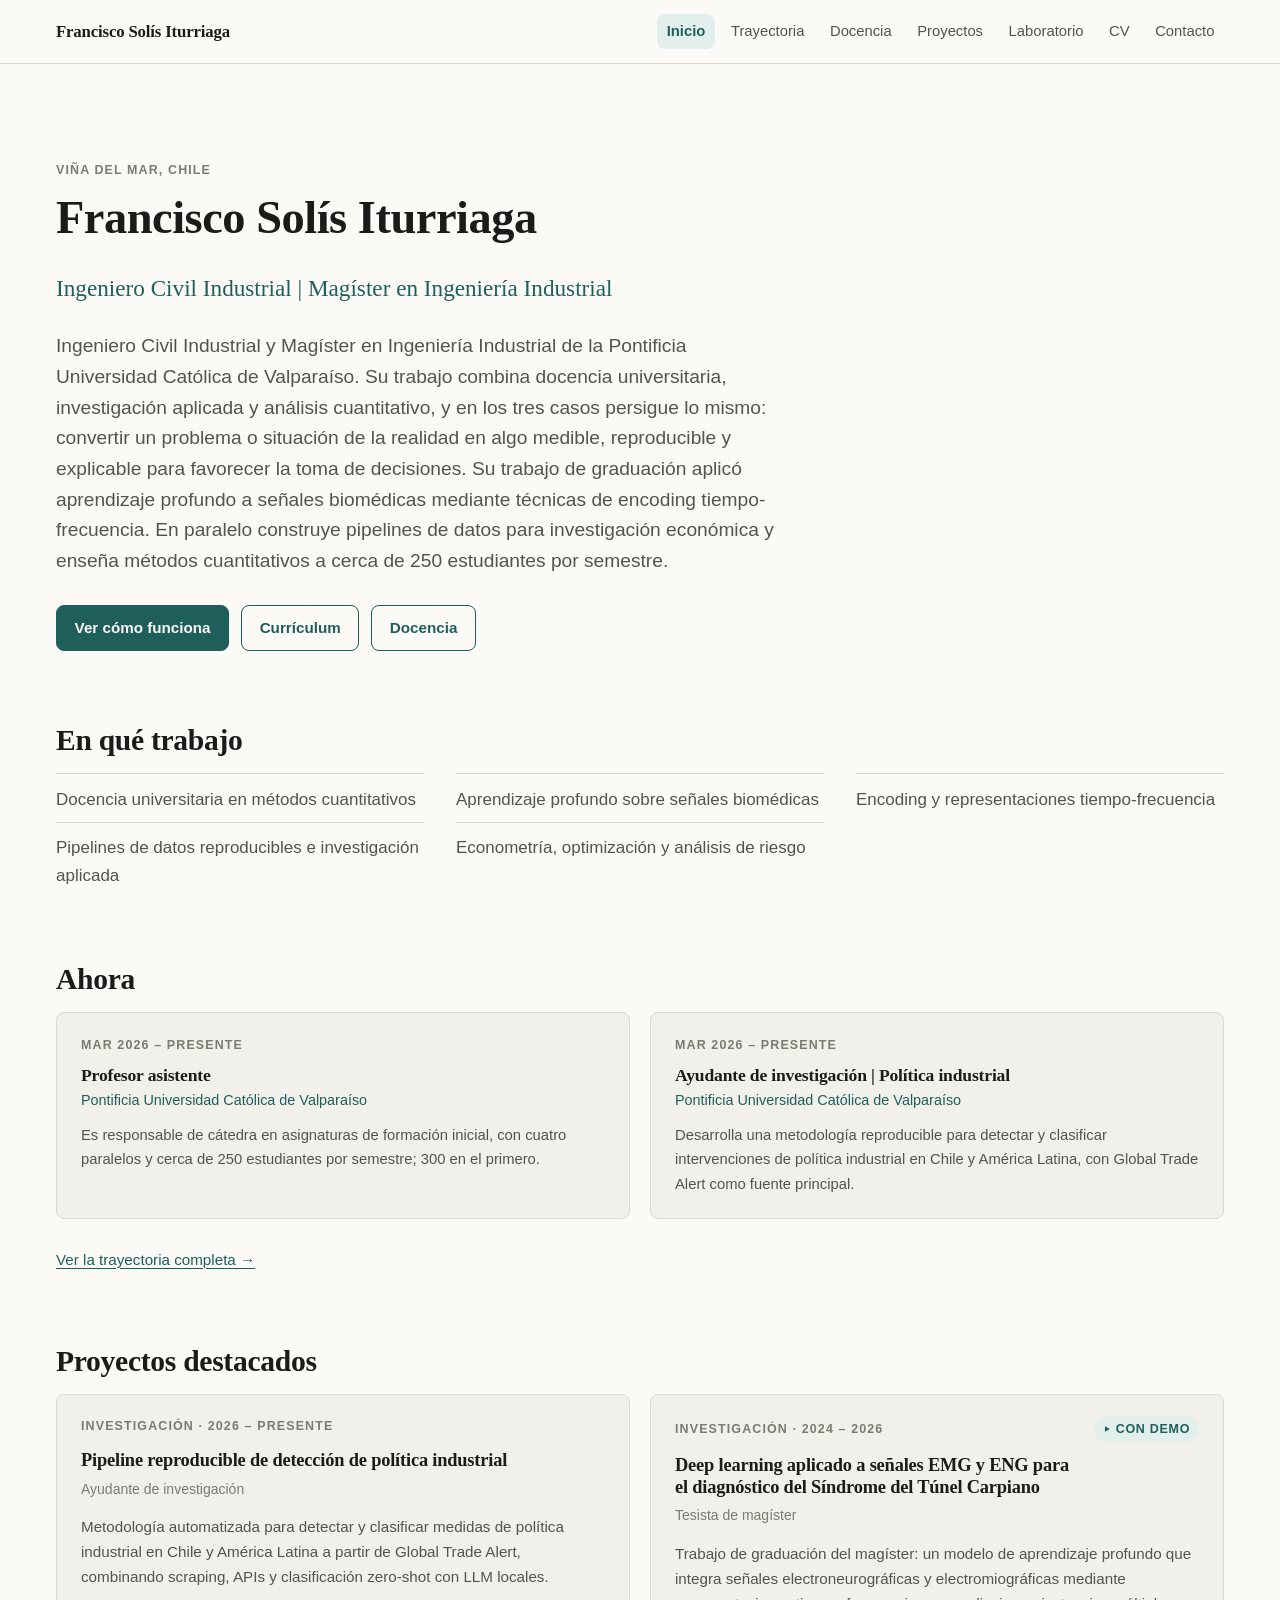
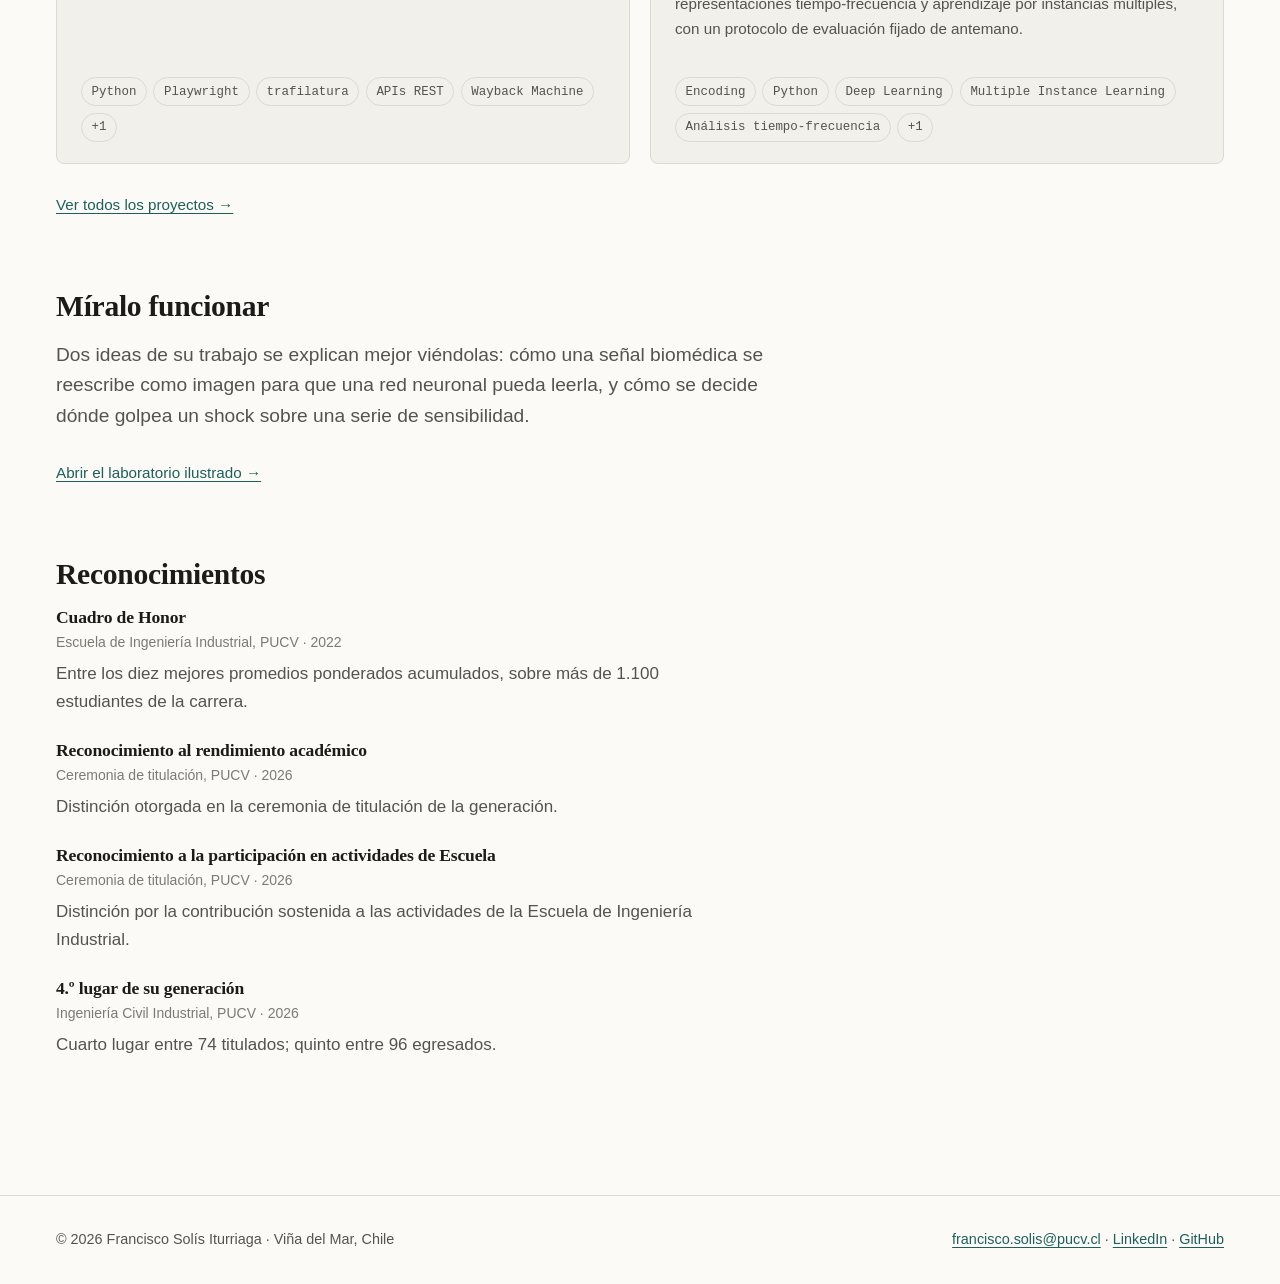
<file: index.html>
<!DOCTYPE html><html lang="es"> <head><meta charset="utf-8"><meta name="viewport" content="width=device-width, initial-scale=1"><title>Francisco Solís Iturriaga | Ingeniero Civil Industrial | Magíster en Ingeniería Industrial</title><meta name="description" content="Ingeniero Civil Industrial | Magíster en Ingeniería Industrial. Docencia universitaria en métodos cuantitativos, investigación aplicada y aprendizaje profundo sobre señales biomédicas. Incluye un laboratorio interactivo. Viña del Mar, Chile."><link rel="canonical" href="https://franciscosolisit.github.io/"><meta name="author" content="Francisco Solís Iturriaga"><meta name="color-scheme" content="light dark"><!-- El sitio es público por enlace, pero no se indexa. `noarchive` evita
         además que los buscadores guarden una copia en caché. --><meta name="robots" content="noindex, nofollow, noarchive"><meta property="og:type" content="website"><meta property="og:locale" content="es_CL"><meta property="og:site_name" content="Francisco Solís Iturriaga"><meta property="og:title" content="Francisco Solís Iturriaga | Ingeniero Civil Industrial | Magíster en Ingeniería Industrial"><meta property="og:description" content="Ingeniero Civil Industrial | Magíster en Ingeniería Industrial. Docencia universitaria en métodos cuantitativos, investigación aplicada y aprendizaje profundo sobre señales biomédicas. Incluye un laboratorio interactivo. Viña del Mar, Chile."><meta property="og:url" content="https://franciscosolisit.github.io/"><!-- Las redes exigen la URL absoluta: una ruta relativa no se resuelve. --><meta property="og:image" content="https://franciscosolisit.github.io/imagenes/portada-social.png"><meta property="og:image:width" content="1200"><meta property="og:image:height" content="630"><meta property="og:image:alt" content="Ingeniero Civil Industrial | Magíster en Ingeniería Industrial. Docencia universitaria en métodos cuantitativos, investigación aplicada y aprendizaje profundo sobre señales biomédicas. Incluye un laboratorio interactivo. Viña del Mar, Chile."><meta name="twitter:card" content="summary_large_image"><meta name="twitter:image" content="https://franciscosolisit.github.io/imagenes/portada-social.png"><link rel="icon" href="/favicon.svg" type="image/svg+xml"><script type="application/ld+json">{"@context":"https://schema.org","@type":"Person","name":"Francisco Solís Iturriaga","jobTitle":"Ingeniero Civil Industrial | Magíster en Ingeniería Industrial","email":"mailto:francisco.solis@pucv.cl","url":"https://franciscosolisit.github.io/","sameAs":["https://www.linkedin.com/in/francisco-solis-iturriaga","https://github.com/FranciscoSolisIt"],"address":{"@type":"PostalAddress","addressLocality":"Viña del Mar, Chile"},"alumniOf":{"@type":"CollegeOrUniversity","name":"Pontificia Universidad Católica de Valparaíso"}}</script><link rel="stylesheet" href="/_astro/contacto.BUWi0Ds9.css">
<style>.proyecto[data-astro-cid-eqbhqfjd]{display:flex;flex-direction:column;gap:.15rem;height:100%}.proyecto__titulo[data-astro-cid-eqbhqfjd]{font-size:1.15rem;margin-bottom:.25rem}.proyecto__titulo[data-astro-cid-eqbhqfjd] a[data-astro-cid-eqbhqfjd]{color:var(--tinta);text-decoration:none}.proyecto__titulo[data-astro-cid-eqbhqfjd] a[data-astro-cid-eqbhqfjd]:after{content:"";position:absolute;inset:0}.proyecto[data-astro-cid-eqbhqfjd]{position:relative}.proyecto[data-astro-cid-eqbhqfjd]:hover .proyecto__titulo[data-astro-cid-eqbhqfjd] a[data-astro-cid-eqbhqfjd]{color:var(--acento)}.proyecto[data-astro-cid-eqbhqfjd]:focus-within{outline:2px solid var(--acento);outline-offset:3px}.proyecto__ojo[data-astro-cid-eqbhqfjd]{display:flex;flex-wrap:wrap;align-items:center;justify-content:space-between;gap:.4rem .75rem}.proyecto__demo[data-astro-cid-eqbhqfjd]{display:inline-flex;align-items:center;gap:.3rem;color:var(--acento);background:var(--acento-suave);border-radius:999px;padding:.15rem .55rem;letter-spacing:.06em}.proyecto__demo[data-astro-cid-eqbhqfjd] svg[data-astro-cid-eqbhqfjd]{width:.65em;height:.65em;flex:none}.proyecto__rol[data-astro-cid-eqbhqfjd]{font-size:.875rem;color:var(--tinta-3);margin-bottom:.7rem}.proyecto__resumen[data-astro-cid-eqbhqfjd]{color:var(--tinta-2);font-size:.95rem;flex:1}.proyecto__tecnologias[data-astro-cid-eqbhqfjd]{margin-top:1.1rem}
.portada[data-astro-cid-j7pv25f6]{padding-top:clamp(3rem,8vw,6rem)}.portada__titular[data-astro-cid-j7pv25f6]{font-family:var(--fuente-titulo);font-size:clamp(1.15rem,1rem + .9vw,1.45rem);color:var(--acento);margin-bottom:1.5rem}.portada__resumen[data-astro-cid-j7pv25f6]{margin-bottom:0}.focos[data-astro-cid-j7pv25f6]{display:grid;gap:.5rem 2rem;grid-template-columns:repeat(auto-fit,minmax(min(100%,17rem),1fr))}.focos__item[data-astro-cid-j7pv25f6]{border-top:1px solid var(--borde);padding-top:.7rem;color:var(--tinta-2)}.ahora[data-astro-cid-j7pv25f6]{display:grid;gap:1.25rem;grid-template-columns:repeat(auto-fit,minmax(min(100%,19rem),1fr))}.ahora__item[data-astro-cid-j7pv25f6] h3[data-astro-cid-j7pv25f6]{font-size:1.1rem;margin-bottom:.2rem}.ahora__org[data-astro-cid-j7pv25f6]{color:var(--acento);font-size:.9rem;margin-bottom:.6rem}.ahora__detalle[data-astro-cid-j7pv25f6]{color:var(--tinta-2);font-size:.925rem;margin:0}.logros[data-astro-cid-j7pv25f6]{display:grid;gap:1.5rem;max-width:var(--ancho-texto)}.logros__titulo[data-astro-cid-j7pv25f6]{font-size:1.1rem;margin-bottom:.15rem}.logros__meta[data-astro-cid-j7pv25f6]{font-size:.875rem;color:var(--tinta-3);margin-bottom:.4rem}.logros__detalle[data-astro-cid-j7pv25f6]{color:var(--tinta-2);margin:0}.mas[data-astro-cid-j7pv25f6]{margin-top:1.75rem;font-size:.95rem}.invitacion[data-astro-cid-j7pv25f6]{margin-bottom:0}
</style></head> <body> <a class="saltar" href="#contenido">Saltar al contenido</a> <header class="cabecera"> <div class="contenedor cabecera__fila"> <a class="marca" href="/">Francisco Solís Iturriaga</a> <nav class="nav" aria-label="Navegación principal"> <a href="/" aria-current="page"> Inicio </a><a href="/trayectoria"> Trayectoria </a><a href="/docencia"> Docencia </a><a href="/proyectos"> Proyectos </a><a href="/laboratorio"> Laboratorio </a><a href="/cv"> CV </a><a href="/contacto"> Contacto </a> </nav> </div> </header> <main id="contenido">  <section class="seccion portada" data-astro-cid-j7pv25f6> <div class="contenedor" data-astro-cid-j7pv25f6> <p class="ojo" data-astro-cid-j7pv25f6>Viña del Mar, Chile</p> <h1 data-astro-cid-j7pv25f6>Francisco Solís Iturriaga</h1> <p class="portada__titular" data-astro-cid-j7pv25f6>Ingeniero Civil Industrial | Magíster en Ingeniería Industrial</p> <p class="entradilla prosa portada__resumen" data-astro-cid-j7pv25f6>Ingeniero Civil Industrial y Magíster en Ingeniería Industrial de la Pontificia Universidad Católica de Valparaíso. Su trabajo combina docencia universitaria, investigación aplicada y análisis cuantitativo, y en los tres casos persigue lo mismo: convertir un problema o situación de la realidad en algo medible, reproducible y explicable para favorecer la toma de decisiones. Su trabajo de graduación aplicó aprendizaje profundo a señales biomédicas mediante técnicas de encoding tiempo-frecuencia. En paralelo construye pipelines de datos para investigación económica y enseña métodos cuantitativos a cerca de 250 estudiantes por semestre.</p> <div class="acciones" data-astro-cid-j7pv25f6> <a class="boton" href="/laboratorio" data-astro-cid-j7pv25f6>Ver cómo funciona</a> <a class="boton boton--secundario" href="/cv" data-astro-cid-j7pv25f6>Currículum</a> <a class="boton boton--secundario" href="/docencia" data-astro-cid-j7pv25f6>Docencia</a> </div> </div> </section> <section class="seccion" aria-labelledby="focos" data-astro-cid-j7pv25f6> <div class="contenedor" data-astro-cid-j7pv25f6> <h2 id="focos" data-astro-cid-j7pv25f6>En qué trabajo</h2> <ul class="focos lista-limpia" data-astro-cid-j7pv25f6> <li class="focos__item" data-astro-cid-j7pv25f6>Docencia universitaria en métodos cuantitativos</li><li class="focos__item" data-astro-cid-j7pv25f6>Aprendizaje profundo sobre señales biomédicas</li><li class="focos__item" data-astro-cid-j7pv25f6>Encoding y representaciones tiempo-frecuencia</li><li class="focos__item" data-astro-cid-j7pv25f6>Pipelines de datos reproducibles e investigación aplicada</li><li class="focos__item" data-astro-cid-j7pv25f6>Econometría, optimización y análisis de riesgo</li> </ul> </div> </section> <section class="seccion" aria-labelledby="ahora" data-astro-cid-j7pv25f6> <div class="contenedor" data-astro-cid-j7pv25f6> <h2 id="ahora" data-astro-cid-j7pv25f6>Ahora</h2> <ul class="ahora lista-limpia" data-astro-cid-j7pv25f6> <li class="ahora__item tarjeta" data-astro-cid-j7pv25f6> <p class="ojo" data-astro-cid-j7pv25f6>Mar 2026 – Presente</p> <h3 data-astro-cid-j7pv25f6>Profesor asistente</h3> <p class="ahora__org" data-astro-cid-j7pv25f6>Pontificia Universidad Católica de Valparaíso</p> <p class="ahora__detalle" data-astro-cid-j7pv25f6>Es responsable de cátedra en asignaturas de formación inicial, con cuatro paralelos y cerca de 250 estudiantes por semestre; 300 en el primero.</p> </li><li class="ahora__item tarjeta" data-astro-cid-j7pv25f6> <p class="ojo" data-astro-cid-j7pv25f6>Mar 2026 – Presente</p> <h3 data-astro-cid-j7pv25f6>Ayudante de investigación | Política industrial</h3> <p class="ahora__org" data-astro-cid-j7pv25f6>Pontificia Universidad Católica de Valparaíso</p> <p class="ahora__detalle" data-astro-cid-j7pv25f6>Desarrolla una metodología reproducible para detectar y clasificar intervenciones de política industrial en Chile y América Latina, con Global Trade Alert como fuente principal.</p> </li>  </ul> <p class="mas" data-astro-cid-j7pv25f6><a href="/trayectoria" data-astro-cid-j7pv25f6>Ver la trayectoria completa →</a></p> </div> </section> <section class="seccion" aria-labelledby="proyectos" data-astro-cid-j7pv25f6> <div class="contenedor" data-astro-cid-j7pv25f6> <h2 id="proyectos" data-astro-cid-j7pv25f6>Proyectos destacados</h2> <div class="rejilla" data-astro-cid-j7pv25f6> <article class="proyecto tarjeta" data-astro-cid-eqbhqfjd> <p class="ojo proyecto__ojo" data-astro-cid-eqbhqfjd> <span data-astro-cid-eqbhqfjd>Investigación · 2026 – presente</span>  </p> <h3 class="proyecto__titulo" data-astro-cid-eqbhqfjd> <a href="/proyectos/pipeline-politica-industrial" data-astro-cid-eqbhqfjd>Pipeline reproducible de detección de política industrial</a> </h3> <p class="proyecto__rol" data-astro-cid-eqbhqfjd>Ayudante de investigación</p> <p class="proyecto__resumen" data-astro-cid-eqbhqfjd>Metodología automatizada para detectar y clasificar medidas de política industrial en Chile y América Latina a partir de Global Trade Alert, combinando scraping, APIs y clasificación zero-shot con LLM locales.</p> <ul class="etiquetas proyecto__tecnologias" data-astro-cid-eqbhqfjd> <li class="etiqueta" data-astro-cid-eqbhqfjd>Python</li><li class="etiqueta" data-astro-cid-eqbhqfjd>Playwright</li><li class="etiqueta" data-astro-cid-eqbhqfjd>trafilatura</li><li class="etiqueta" data-astro-cid-eqbhqfjd>APIs REST</li><li class="etiqueta" data-astro-cid-eqbhqfjd>Wayback Machine</li> <li class="etiqueta" data-astro-cid-eqbhqfjd>+1</li> </ul> </article> <article class="proyecto tarjeta" data-astro-cid-eqbhqfjd> <p class="ojo proyecto__ojo" data-astro-cid-eqbhqfjd> <span data-astro-cid-eqbhqfjd>Investigación · 2024 – 2026</span> <span class="proyecto__demo" data-astro-cid-eqbhqfjd> <svg viewBox="0 0 12 12" aria-hidden="true" focusable="false" data-astro-cid-eqbhqfjd> <polygon points="3,2 10,6 3,10" fill="currentColor" data-astro-cid-eqbhqfjd></polygon> </svg>
Con demo
</span> </p> <h3 class="proyecto__titulo" data-astro-cid-eqbhqfjd> <a href="/proyectos/emg-tunel-carpiano" data-astro-cid-eqbhqfjd>Deep learning aplicado a señales EMG y ENG para el diagnóstico del Síndrome del Túnel Carpiano</a> </h3> <p class="proyecto__rol" data-astro-cid-eqbhqfjd>Tesista de magíster</p> <p class="proyecto__resumen" data-astro-cid-eqbhqfjd>Trabajo de graduación del magíster: un modelo de aprendizaje profundo que integra señales electroneurográficas y electromiográficas mediante representaciones tiempo-frecuencia y aprendizaje por instancias múltiples, con un protocolo de evaluación fijado de antemano.</p> <ul class="etiquetas proyecto__tecnologias" data-astro-cid-eqbhqfjd> <li class="etiqueta" data-astro-cid-eqbhqfjd>Encoding</li><li class="etiqueta" data-astro-cid-eqbhqfjd>Python</li><li class="etiqueta" data-astro-cid-eqbhqfjd>Deep Learning</li><li class="etiqueta" data-astro-cid-eqbhqfjd>Multiple Instance Learning</li><li class="etiqueta" data-astro-cid-eqbhqfjd>Análisis tiempo-frecuencia</li> <li class="etiqueta" data-astro-cid-eqbhqfjd>+1</li> </ul> </article>  </div> <p class="mas" data-astro-cid-j7pv25f6><a href="/proyectos" data-astro-cid-j7pv25f6>Ver todos los proyectos →</a></p> </div> </section> <section class="seccion" aria-labelledby="ilustrado" data-astro-cid-j7pv25f6> <div class="contenedor" data-astro-cid-j7pv25f6> <h2 id="ilustrado" data-astro-cid-j7pv25f6>Míralo funcionar</h2> <p class="prosa entradilla invitacion" data-astro-cid-j7pv25f6>
Dos ideas de su trabajo se explican mejor viéndolas: cómo una señal
        biomédica se reescribe como imagen para que una red neuronal pueda leerla, y cómo se
        decide dónde golpea un shock sobre una serie de sensibilidad.
</p> <p class="mas" data-astro-cid-j7pv25f6><a href="/laboratorio" data-astro-cid-j7pv25f6>Abrir el laboratorio ilustrado →</a></p> </div> </section> <section class="seccion" aria-labelledby="logros" data-astro-cid-j7pv25f6> <div class="contenedor" data-astro-cid-j7pv25f6> <h2 id="logros" data-astro-cid-j7pv25f6>Reconocimientos</h2> <ul class="logros lista-limpia" data-astro-cid-j7pv25f6> <li class="logros__item" data-astro-cid-j7pv25f6> <h3 class="logros__titulo" data-astro-cid-j7pv25f6>Cuadro de Honor</h3> <p class="logros__meta" data-astro-cid-j7pv25f6> Escuela de Ingeniería Industrial, PUCV · 2022 </p> <p class="logros__detalle" data-astro-cid-j7pv25f6>Entre los diez mejores promedios ponderados acumulados, sobre más de 1.100 estudiantes de la carrera.</p> </li><li class="logros__item" data-astro-cid-j7pv25f6> <h3 class="logros__titulo" data-astro-cid-j7pv25f6>Reconocimiento al rendimiento académico</h3> <p class="logros__meta" data-astro-cid-j7pv25f6> Ceremonia de titulación, PUCV · 2026 </p> <p class="logros__detalle" data-astro-cid-j7pv25f6>Distinción otorgada en la ceremonia de titulación de la generación.</p> </li><li class="logros__item" data-astro-cid-j7pv25f6> <h3 class="logros__titulo" data-astro-cid-j7pv25f6>Reconocimiento a la participación en actividades de Escuela</h3> <p class="logros__meta" data-astro-cid-j7pv25f6> Ceremonia de titulación, PUCV · 2026 </p> <p class="logros__detalle" data-astro-cid-j7pv25f6>Distinción por la contribución sostenida a las actividades de la Escuela de Ingeniería Industrial.</p> </li><li class="logros__item" data-astro-cid-j7pv25f6> <h3 class="logros__titulo" data-astro-cid-j7pv25f6>4.º lugar de su generación</h3> <p class="logros__meta" data-astro-cid-j7pv25f6> Ingeniería Civil Industrial, PUCV · 2026 </p> <p class="logros__detalle" data-astro-cid-j7pv25f6>Cuarto lugar entre 74 titulados; quinto entre 96 egresados.</p> </li> </ul> </div> </section>  </main> <footer class="pie"> <div class="contenedor pie__fila"> <span>© 2026 Francisco Solís Iturriaga · Viña del Mar, Chile</span> <span> <a href="mailto:francisco.solis@pucv.cl">francisco.solis@pucv.cl</a>  ·  <a href="https://www.linkedin.com/in/francisco-solis-iturriaga" rel="me noopener">LinkedIn</a>  · <a href="https://github.com/FranciscoSolisIt" rel="me noopener">GitHub</a>  </span> </div> </footer> </body></html>
</file>
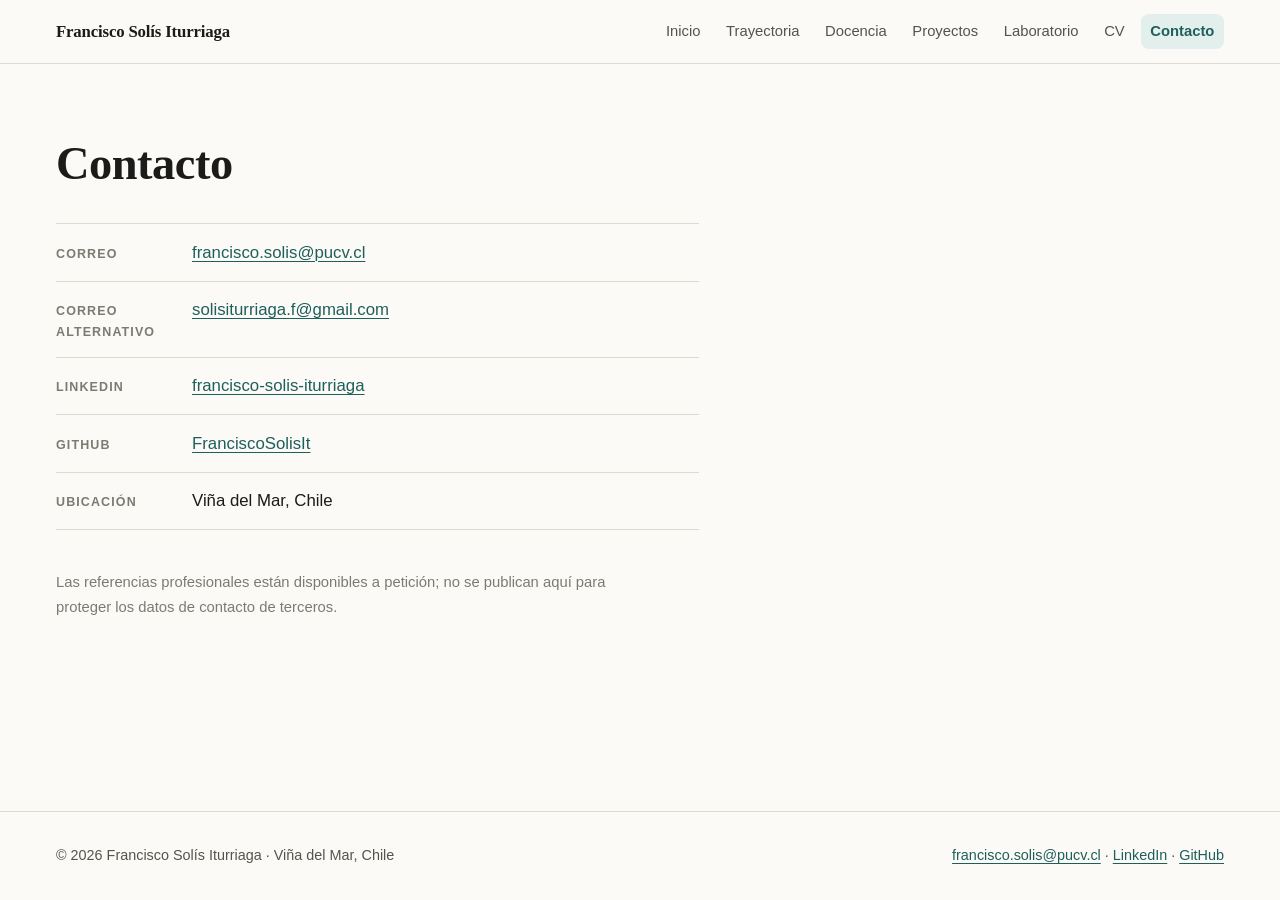
<file: contacto.html>
<!DOCTYPE html><html lang="es"> <head><meta charset="utf-8"><meta name="viewport" content="width=device-width, initial-scale=1"><title>Contacto · Francisco Solís Iturriaga</title><meta name="description" content="Cómo contactar a Francisco Solís Iturriaga: correo institucional, LinkedIn y GitHub."><link rel="canonical" href="https://franciscosolisit.github.io/contacto.html"><meta name="author" content="Francisco Solís Iturriaga"><meta name="color-scheme" content="light dark"><!-- El sitio es público por enlace, pero no se indexa. `noarchive` evita
         además que los buscadores guarden una copia en caché. --><meta name="robots" content="noindex, nofollow, noarchive"><meta property="og:type" content="website"><meta property="og:locale" content="es_CL"><meta property="og:site_name" content="Francisco Solís Iturriaga"><meta property="og:title" content="Contacto · Francisco Solís Iturriaga"><meta property="og:description" content="Cómo contactar a Francisco Solís Iturriaga: correo institucional, LinkedIn y GitHub."><meta property="og:url" content="https://franciscosolisit.github.io/contacto.html"><!-- Las redes exigen la URL absoluta: una ruta relativa no se resuelve. --><meta property="og:image" content="https://franciscosolisit.github.io/imagenes/portada-social.png"><meta property="og:image:width" content="1200"><meta property="og:image:height" content="630"><meta property="og:image:alt" content="Cómo contactar a Francisco Solís Iturriaga: correo institucional, LinkedIn y GitHub."><meta name="twitter:card" content="summary_large_image"><meta name="twitter:image" content="https://franciscosolisit.github.io/imagenes/portada-social.png"><link rel="icon" href="/favicon.svg" type="image/svg+xml"><script type="application/ld+json">{"@context":"https://schema.org","@type":"Person","name":"Francisco Solís Iturriaga","jobTitle":"Ingeniero Civil Industrial | Magíster en Ingeniería Industrial","email":"mailto:francisco.solis@pucv.cl","url":"https://franciscosolisit.github.io/","sameAs":["https://www.linkedin.com/in/francisco-solis-iturriaga","https://github.com/FranciscoSolisIt"],"address":{"@type":"PostalAddress","addressLocality":"Viña del Mar, Chile"},"alumniOf":{"@type":"CollegeOrUniversity","name":"Pontificia Universidad Católica de Valparaíso"}}</script><link rel="stylesheet" href="/_astro/contacto.BUWi0Ds9.css">
<style>.vias[data-astro-cid-2mxdoeuz]{display:grid;gap:0;max-width:var(--ancho-texto);margin-top:2rem}.vias__item[data-astro-cid-2mxdoeuz]{display:flex;flex-wrap:wrap;align-items:baseline;gap:.35rem 1.5rem;padding-block:.9rem;border-bottom:1px solid var(--borde)}.vias__item[data-astro-cid-2mxdoeuz]:first-child{border-top:1px solid var(--borde)}.vias__etiqueta[data-astro-cid-2mxdoeuz]{flex:0 0 7rem;font-size:.78rem;text-transform:uppercase;letter-spacing:.09em;color:var(--tinta-3);font-weight:600}.vias__valor[data-astro-cid-2mxdoeuz]{font-size:1.05rem}.nota[data-astro-cid-2mxdoeuz]{margin-top:2.5rem;color:var(--tinta-3);font-size:.925rem}
</style></head> <body> <a class="saltar" href="#contenido">Saltar al contenido</a> <header class="cabecera"> <div class="contenedor cabecera__fila"> <a class="marca" href="/">Francisco Solís Iturriaga</a> <nav class="nav" aria-label="Navegación principal"> <a href="/"> Inicio </a><a href="/trayectoria"> Trayectoria </a><a href="/docencia"> Docencia </a><a href="/proyectos"> Proyectos </a><a href="/laboratorio"> Laboratorio </a><a href="/cv"> CV </a><a href="/contacto" aria-current="page"> Contacto </a> </nav> </div> </header> <main id="contenido">  <section class="seccion" data-astro-cid-2mxdoeuz> <div class="contenedor" data-astro-cid-2mxdoeuz> <h1 data-astro-cid-2mxdoeuz>Contacto</h1> <ul class="vias lista-limpia" data-astro-cid-2mxdoeuz> <li class="vias__item" data-astro-cid-2mxdoeuz> <span class="vias__etiqueta" data-astro-cid-2mxdoeuz>Correo</span> <a class="vias__valor" href="mailto:francisco.solis@pucv.cl" rel="noopener" data-astro-cid-2mxdoeuz> francisco.solis@pucv.cl </a> </li><li class="vias__item" data-astro-cid-2mxdoeuz> <span class="vias__etiqueta" data-astro-cid-2mxdoeuz>Correo alternativo</span> <a class="vias__valor" href="mailto:solisiturriaga.f@gmail.com" rel="noopener" data-astro-cid-2mxdoeuz> solisiturriaga.f@gmail.com </a> </li><li class="vias__item" data-astro-cid-2mxdoeuz> <span class="vias__etiqueta" data-astro-cid-2mxdoeuz>LinkedIn</span> <a class="vias__valor" href="https://www.linkedin.com/in/francisco-solis-iturriaga" rel="noopener" data-astro-cid-2mxdoeuz> francisco-solis-iturriaga </a> </li><li class="vias__item" data-astro-cid-2mxdoeuz> <span class="vias__etiqueta" data-astro-cid-2mxdoeuz>GitHub</span> <a class="vias__valor" href="https://github.com/FranciscoSolisIt" rel="noopener" data-astro-cid-2mxdoeuz> FranciscoSolisIt </a> </li> <li class="vias__item" data-astro-cid-2mxdoeuz> <span class="vias__etiqueta" data-astro-cid-2mxdoeuz>Ubicación</span> <span class="vias__valor" data-astro-cid-2mxdoeuz>Viña del Mar, Chile</span> </li> </ul> <p class="prosa nota" data-astro-cid-2mxdoeuz>
Las referencias profesionales están disponibles a petición; no se publican aquí para
        proteger los datos de contacto de terceros.
</p> </div> </section>  </main> <footer class="pie"> <div class="contenedor pie__fila"> <span>© 2026 Francisco Solís Iturriaga · Viña del Mar, Chile</span> <span> <a href="mailto:francisco.solis@pucv.cl">francisco.solis@pucv.cl</a>  ·  <a href="https://www.linkedin.com/in/francisco-solis-iturriaga" rel="me noopener">LinkedIn</a>  · <a href="https://github.com/FranciscoSolisIt" rel="me noopener">GitHub</a>  </span> </div> </footer> </body></html>
</file>
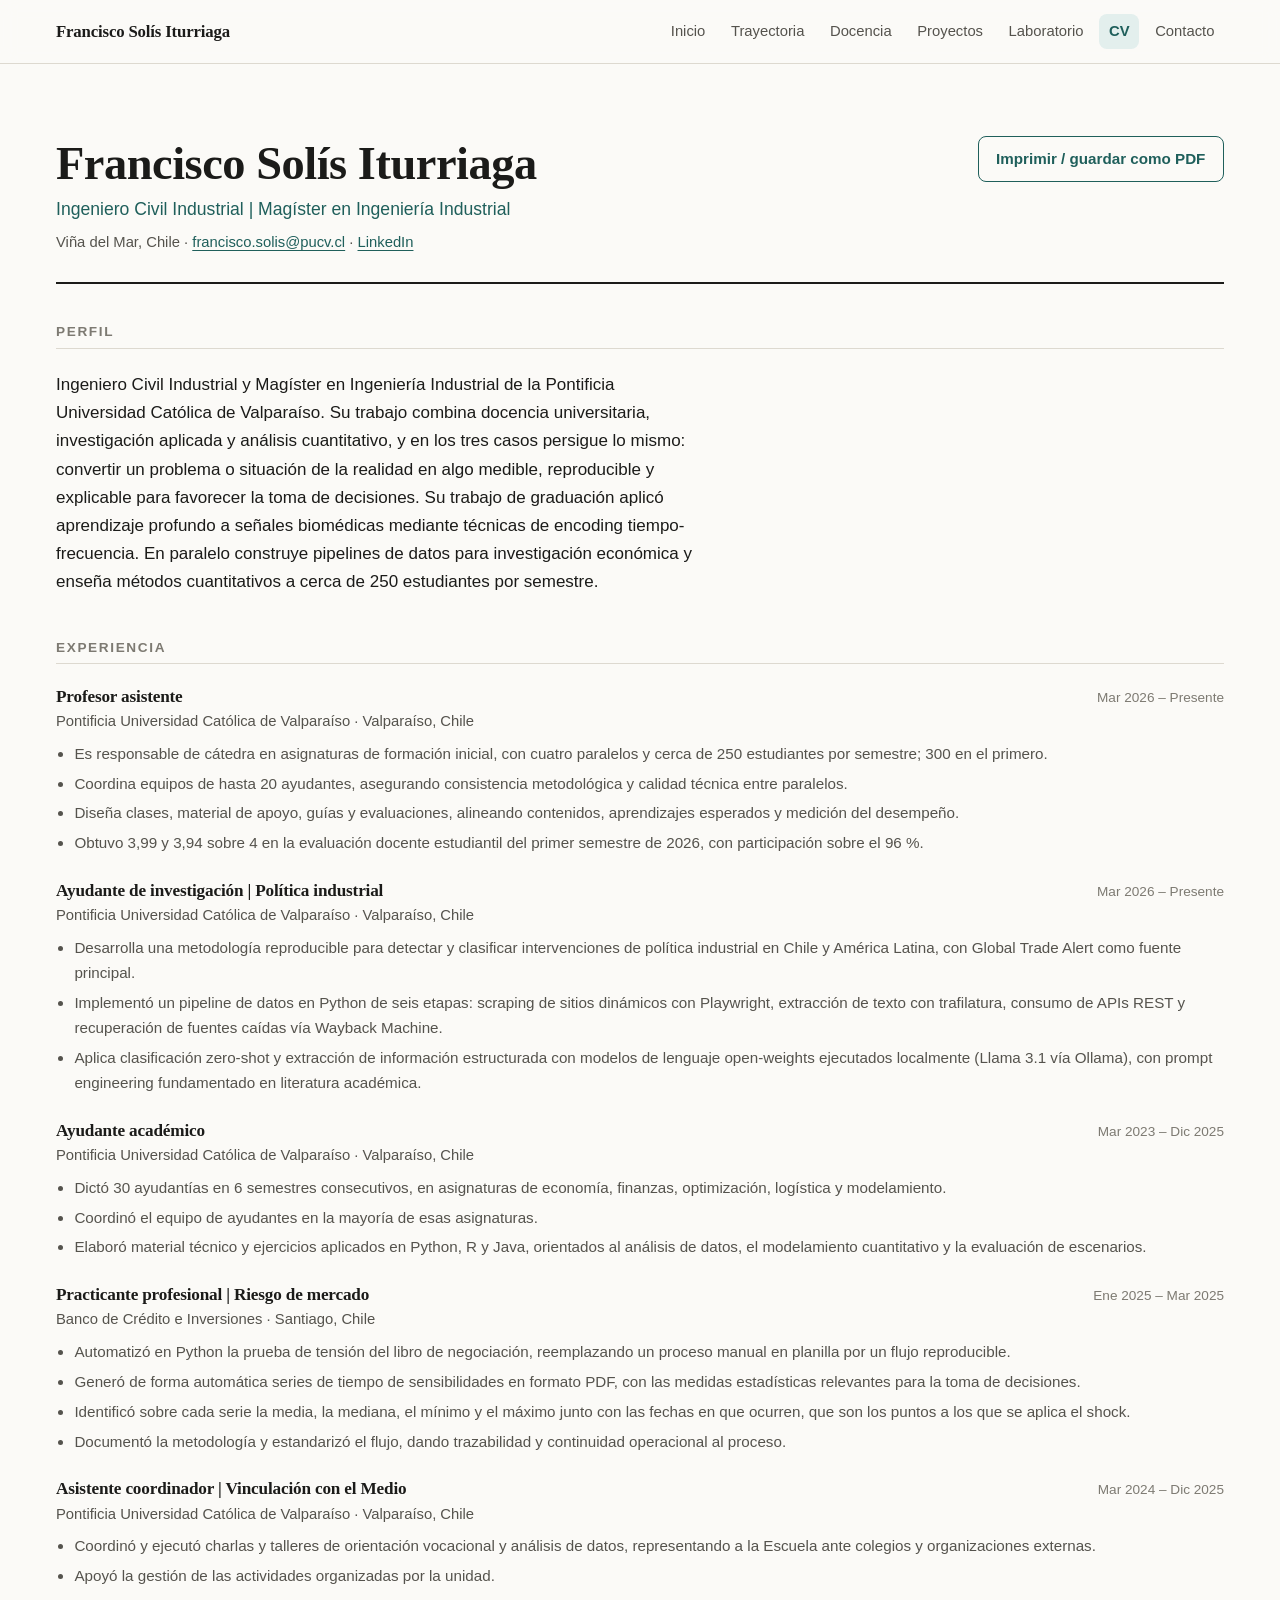
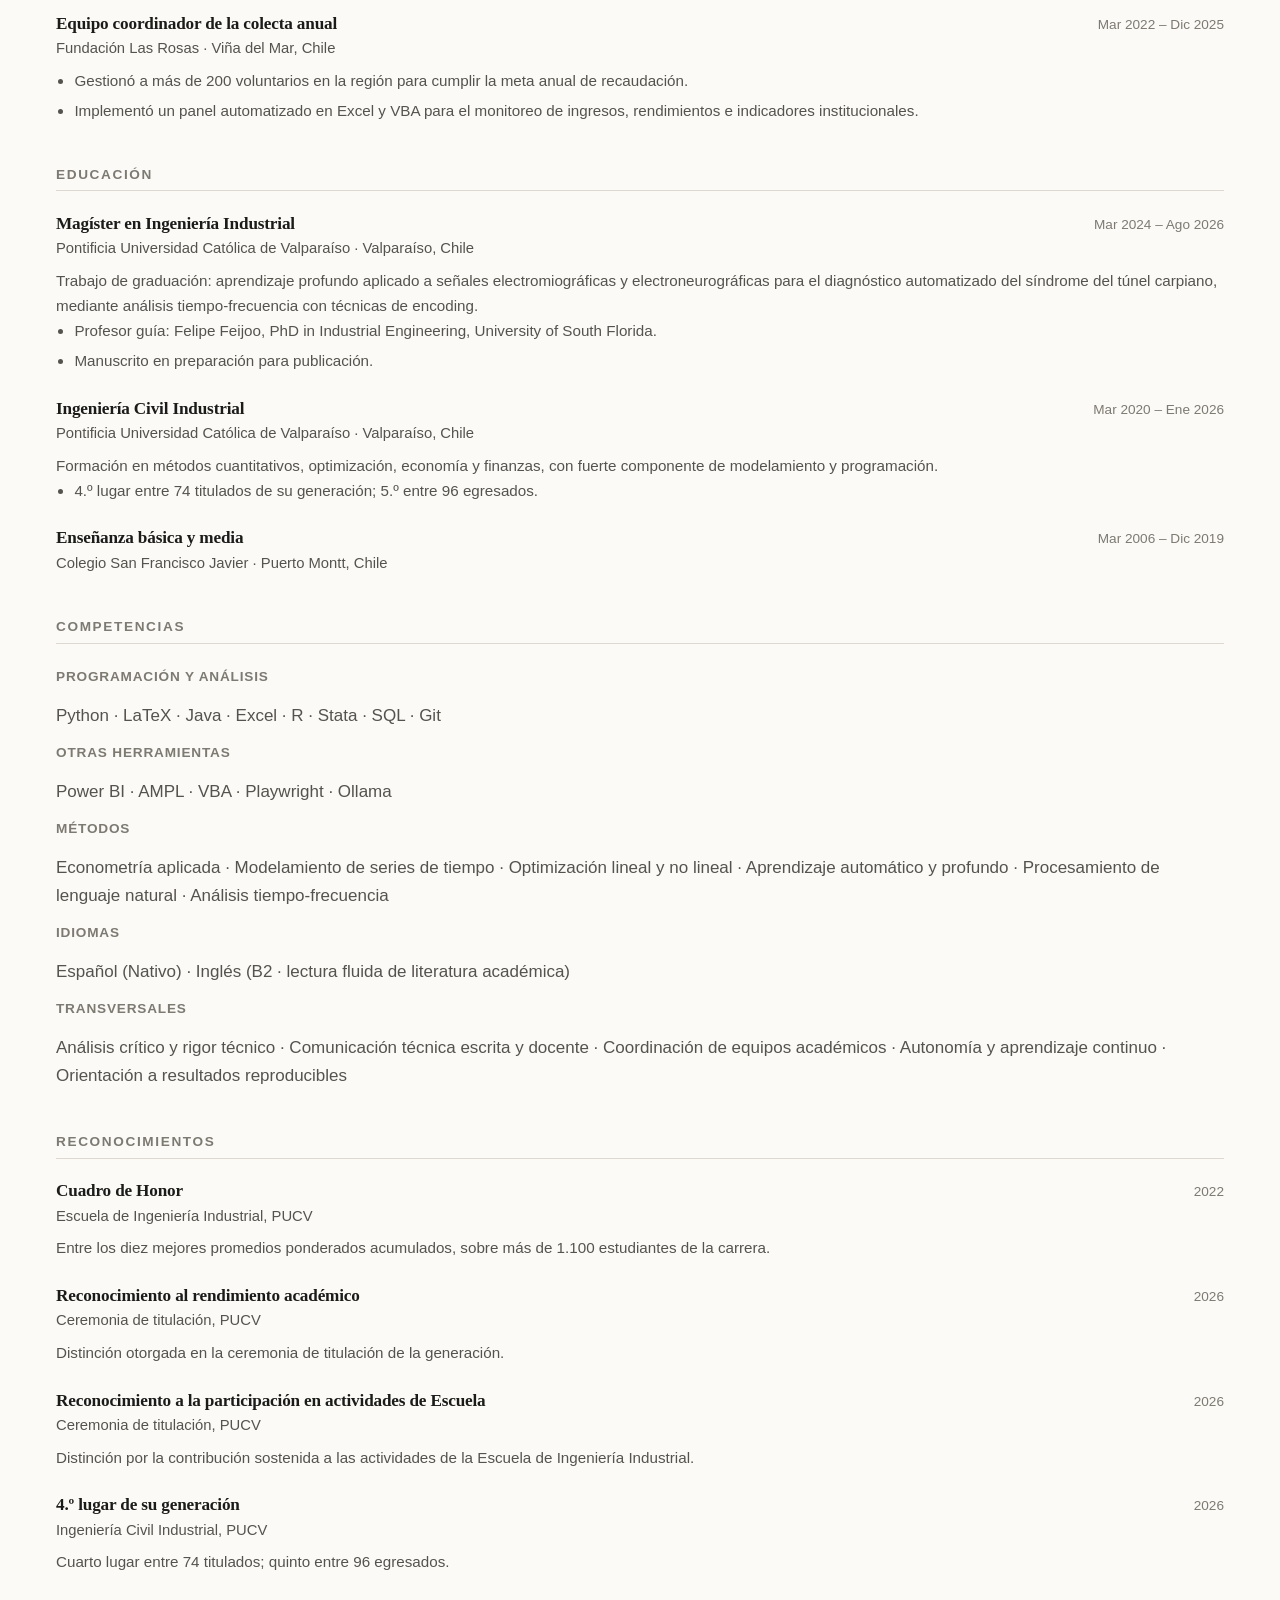
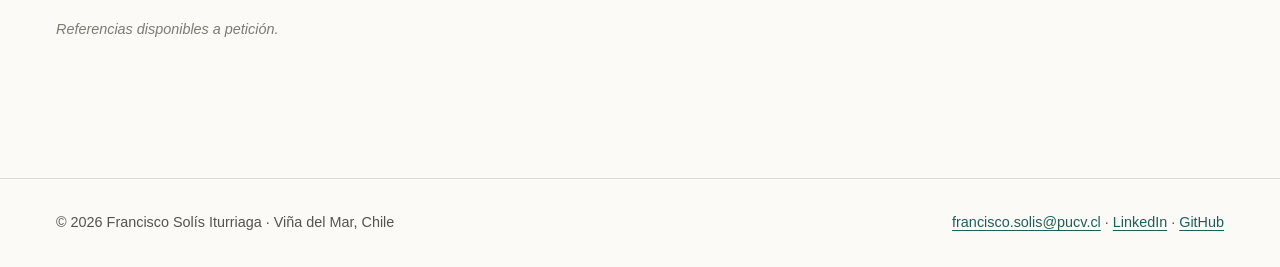
<file: cv.html>
<!DOCTYPE html><html lang="es"> <head><meta charset="utf-8"><meta name="viewport" content="width=device-width, initial-scale=1"><title>Currículum · Francisco Solís Iturriaga</title><meta name="description" content="Currículum completo de Francisco Solís Iturriaga: experiencia, educación, competencias y reconocimientos."><link rel="canonical" href="https://franciscosolisit.github.io/cv.html"><meta name="author" content="Francisco Solís Iturriaga"><meta name="color-scheme" content="light dark"><!-- El sitio es público por enlace, pero no se indexa. `noarchive` evita
         además que los buscadores guarden una copia en caché. --><meta name="robots" content="noindex, nofollow, noarchive"><meta property="og:type" content="website"><meta property="og:locale" content="es_CL"><meta property="og:site_name" content="Francisco Solís Iturriaga"><meta property="og:title" content="Currículum · Francisco Solís Iturriaga"><meta property="og:description" content="Currículum completo de Francisco Solís Iturriaga: experiencia, educación, competencias y reconocimientos."><meta property="og:url" content="https://franciscosolisit.github.io/cv.html"><!-- Las redes exigen la URL absoluta: una ruta relativa no se resuelve. --><meta property="og:image" content="https://franciscosolisit.github.io/imagenes/portada-social.png"><meta property="og:image:width" content="1200"><meta property="og:image:height" content="630"><meta property="og:image:alt" content="Currículum completo de Francisco Solís Iturriaga: experiencia, educación, competencias y reconocimientos."><meta name="twitter:card" content="summary_large_image"><meta name="twitter:image" content="https://franciscosolisit.github.io/imagenes/portada-social.png"><link rel="icon" href="/favicon.svg" type="image/svg+xml"><script type="application/ld+json">{"@context":"https://schema.org","@type":"Person","name":"Francisco Solís Iturriaga","jobTitle":"Ingeniero Civil Industrial | Magíster en Ingeniería Industrial","email":"mailto:francisco.solis@pucv.cl","url":"https://franciscosolisit.github.io/","sameAs":["https://www.linkedin.com/in/francisco-solis-iturriaga","https://github.com/FranciscoSolisIt"],"address":{"@type":"PostalAddress","addressLocality":"Viña del Mar, Chile"},"alumniOf":{"@type":"CollegeOrUniversity","name":"Pontificia Universidad Católica de Valparaíso"}}</script><link rel="stylesheet" href="/_astro/contacto.BUWi0Ds9.css">
<style>.cv__cabecera[data-astro-cid-zuwcdr5b]{display:flex;flex-wrap:wrap;align-items:flex-start;justify-content:space-between;gap:1.5rem;padding-bottom:1.75rem;border-bottom:2px solid var(--tinta);margin-bottom:2.5rem}.cv__cabecera[data-astro-cid-zuwcdr5b] h1[data-astro-cid-zuwcdr5b]{margin-bottom:.2rem}.cv__titular[data-astro-cid-zuwcdr5b]{color:var(--acento);font-size:1.1rem;margin-bottom:.4rem}.cv__contacto[data-astro-cid-zuwcdr5b]{color:var(--tinta-2);font-size:.925rem;margin:0}.cv__acciones[data-astro-cid-zuwcdr5b]{display:flex;flex-wrap:wrap;gap:.75rem}.cv__bloque[data-astro-cid-zuwcdr5b]{margin-bottom:2.75rem}.cv__bloque[data-astro-cid-zuwcdr5b] h2[data-astro-cid-zuwcdr5b]{font-size:.85rem;text-transform:uppercase;letter-spacing:.12em;color:var(--tinta-3);border-bottom:1px solid var(--borde);padding-bottom:.45rem;margin-bottom:1.4rem;font-family:var(--fuente-texto);font-weight:700}.cv__entrada[data-astro-cid-zuwcdr5b]{margin-bottom:1.6rem;break-inside:avoid}.cv__entrada[data-astro-cid-zuwcdr5b]:last-child{margin-bottom:0}.cv__fila[data-astro-cid-zuwcdr5b]{display:flex;flex-wrap:wrap;align-items:baseline;justify-content:space-between;gap:.25rem 1rem}.cv__fila[data-astro-cid-zuwcdr5b] h3[data-astro-cid-zuwcdr5b]{font-size:1.075rem;margin-bottom:.1rem}.cv__fecha[data-astro-cid-zuwcdr5b]{font-size:.85rem;color:var(--tinta-3);white-space:nowrap}.cv__meta[data-astro-cid-zuwcdr5b]{color:var(--tinta-2);font-size:.925rem;margin-bottom:.45rem}.cv__detalle[data-astro-cid-zuwcdr5b]{color:var(--tinta-2);font-size:.95rem;margin:0}.cv__lista[data-astro-cid-zuwcdr5b]{margin:0;padding-left:1.15rem;display:grid;gap:.3rem;color:var(--tinta-2);font-size:.95rem}.cv__definiciones[data-astro-cid-zuwcdr5b]{margin:0;display:grid;gap:.75rem}.cv__definiciones[data-astro-cid-zuwcdr5b] dt[data-astro-cid-zuwcdr5b]{font-weight:600;font-size:.85rem;text-transform:uppercase;letter-spacing:.06em;color:var(--tinta-3)}.cv__definiciones[data-astro-cid-zuwcdr5b] dd[data-astro-cid-zuwcdr5b]{margin:.1rem 0 0;color:var(--tinta-2)}.cv__pie[data-astro-cid-zuwcdr5b]{color:var(--tinta-3);font-size:.9rem;font-style:italic}@media print{.cabecera,.pie,.no-imprimir[data-astro-cid-zuwcdr5b]{display:none!important}body{font-size:10.5pt;background:#fff;color:#000}.cv__bloque[data-astro-cid-zuwcdr5b]{margin-bottom:1.5rem}.cv__entrada[data-astro-cid-zuwcdr5b]{margin-bottom:.9rem}a{color:#000;text-decoration:none}}
</style></head> <body> <a class="saltar" href="#contenido">Saltar al contenido</a> <header class="cabecera"> <div class="contenedor cabecera__fila"> <a class="marca" href="/">Francisco Solís Iturriaga</a> <nav class="nav" aria-label="Navegación principal"> <a href="/"> Inicio </a><a href="/trayectoria"> Trayectoria </a><a href="/docencia"> Docencia </a><a href="/proyectos"> Proyectos </a><a href="/laboratorio"> Laboratorio </a><a href="/cv" aria-current="page"> CV </a><a href="/contacto"> Contacto </a> </nav> </div> </header> <main id="contenido">  <section class="seccion cv" data-astro-cid-zuwcdr5b> <div class="contenedor" data-astro-cid-zuwcdr5b> <header class="cv__cabecera" data-astro-cid-zuwcdr5b> <div data-astro-cid-zuwcdr5b> <h1 data-astro-cid-zuwcdr5b>Francisco Solís Iturriaga</h1> <p class="cv__titular" data-astro-cid-zuwcdr5b>Ingeniero Civil Industrial | Magíster en Ingeniería Industrial</p> <p class="cv__contacto" data-astro-cid-zuwcdr5b> Viña del Mar, Chile · <a href="mailto:francisco.solis@pucv.cl" data-astro-cid-zuwcdr5b>francisco.solis@pucv.cl</a> ·
<a href="https://www.linkedin.com/in/francisco-solis-iturriaga" rel="noopener" data-astro-cid-zuwcdr5b>LinkedIn</a> </p> </div> <div class="cv__acciones no-imprimir" data-astro-cid-zuwcdr5b>  <button class="boton boton--secundario" type="button" data-imprimir data-astro-cid-zuwcdr5b>
Imprimir / guardar como PDF
</button> </div> </header> <section class="cv__bloque" data-astro-cid-zuwcdr5b> <h2 data-astro-cid-zuwcdr5b>Perfil</h2> <p class="prosa" data-astro-cid-zuwcdr5b>Ingeniero Civil Industrial y Magíster en Ingeniería Industrial de la Pontificia Universidad Católica de Valparaíso. Su trabajo combina docencia universitaria, investigación aplicada y análisis cuantitativo, y en los tres casos persigue lo mismo: convertir un problema o situación de la realidad en algo medible, reproducible y explicable para favorecer la toma de decisiones. Su trabajo de graduación aplicó aprendizaje profundo a señales biomédicas mediante técnicas de encoding tiempo-frecuencia. En paralelo construye pipelines de datos para investigación económica y enseña métodos cuantitativos a cerca de 250 estudiantes por semestre.</p> </section> <section class="cv__bloque" data-astro-cid-zuwcdr5b> <h2 data-astro-cid-zuwcdr5b>Experiencia</h2> <article class="cv__entrada" data-astro-cid-zuwcdr5b> <div class="cv__fila" data-astro-cid-zuwcdr5b> <h3 data-astro-cid-zuwcdr5b>Profesor asistente</h3> <span class="cv__fecha" data-astro-cid-zuwcdr5b>Mar 2026 – Presente</span> </div> <p class="cv__meta" data-astro-cid-zuwcdr5b> Pontificia Universidad Católica de Valparaíso · Valparaíso, Chile </p> <ul class="cv__lista" data-astro-cid-zuwcdr5b> <li data-astro-cid-zuwcdr5b>Es responsable de cátedra en asignaturas de formación inicial, con cuatro paralelos y cerca de 250 estudiantes por semestre; 300 en el primero.</li><li data-astro-cid-zuwcdr5b>Coordina equipos de hasta 20 ayudantes, asegurando consistencia metodológica y calidad técnica entre paralelos.</li><li data-astro-cid-zuwcdr5b>Diseña clases, material de apoyo, guías y evaluaciones, alineando contenidos, aprendizajes esperados y medición del desempeño.</li><li data-astro-cid-zuwcdr5b>Obtuvo 3,99 y 3,94 sobre 4 en la evaluación docente estudiantil del primer semestre de 2026, con participación sobre el 96 %.</li> </ul> </article><article class="cv__entrada" data-astro-cid-zuwcdr5b> <div class="cv__fila" data-astro-cid-zuwcdr5b> <h3 data-astro-cid-zuwcdr5b>Ayudante de investigación | Política industrial</h3> <span class="cv__fecha" data-astro-cid-zuwcdr5b>Mar 2026 – Presente</span> </div> <p class="cv__meta" data-astro-cid-zuwcdr5b> Pontificia Universidad Católica de Valparaíso · Valparaíso, Chile </p> <ul class="cv__lista" data-astro-cid-zuwcdr5b> <li data-astro-cid-zuwcdr5b>Desarrolla una metodología reproducible para detectar y clasificar intervenciones de política industrial en Chile y América Latina, con Global Trade Alert como fuente principal.</li><li data-astro-cid-zuwcdr5b>Implementó un pipeline de datos en Python de seis etapas: scraping de sitios dinámicos con Playwright, extracción de texto con trafilatura, consumo de APIs REST y recuperación de fuentes caídas vía Wayback Machine.</li><li data-astro-cid-zuwcdr5b>Aplica clasificación zero-shot y extracción de información estructurada con modelos de lenguaje open-weights ejecutados localmente (Llama 3.1 vía Ollama), con prompt engineering fundamentado en literatura académica.</li> </ul> </article><article class="cv__entrada" data-astro-cid-zuwcdr5b> <div class="cv__fila" data-astro-cid-zuwcdr5b> <h3 data-astro-cid-zuwcdr5b>Ayudante académico</h3> <span class="cv__fecha" data-astro-cid-zuwcdr5b>Mar 2023 – Dic 2025</span> </div> <p class="cv__meta" data-astro-cid-zuwcdr5b> Pontificia Universidad Católica de Valparaíso · Valparaíso, Chile </p> <ul class="cv__lista" data-astro-cid-zuwcdr5b> <li data-astro-cid-zuwcdr5b>Dictó 30 ayudantías en 6 semestres consecutivos, en asignaturas de economía, finanzas, optimización, logística y modelamiento.</li><li data-astro-cid-zuwcdr5b>Coordinó el equipo de ayudantes en la mayoría de esas asignaturas.</li><li data-astro-cid-zuwcdr5b>Elaboró material técnico y ejercicios aplicados en Python, R y Java, orientados al análisis de datos, el modelamiento cuantitativo y la evaluación de escenarios.</li> </ul> </article><article class="cv__entrada" data-astro-cid-zuwcdr5b> <div class="cv__fila" data-astro-cid-zuwcdr5b> <h3 data-astro-cid-zuwcdr5b>Practicante profesional | Riesgo de mercado</h3> <span class="cv__fecha" data-astro-cid-zuwcdr5b>Ene 2025 – Mar 2025</span> </div> <p class="cv__meta" data-astro-cid-zuwcdr5b> Banco de Crédito e Inversiones · Santiago, Chile </p> <ul class="cv__lista" data-astro-cid-zuwcdr5b> <li data-astro-cid-zuwcdr5b>Automatizó en Python la prueba de tensión del libro de negociación, reemplazando un proceso manual en planilla por un flujo reproducible.</li><li data-astro-cid-zuwcdr5b>Generó de forma automática series de tiempo de sensibilidades en formato PDF, con las medidas estadísticas relevantes para la toma de decisiones.</li><li data-astro-cid-zuwcdr5b>Identificó sobre cada serie la media, la mediana, el mínimo y el máximo junto con las fechas en que ocurren, que son los puntos a los que se aplica el shock.</li><li data-astro-cid-zuwcdr5b>Documentó la metodología y estandarizó el flujo, dando trazabilidad y continuidad operacional al proceso.</li> </ul> </article><article class="cv__entrada" data-astro-cid-zuwcdr5b> <div class="cv__fila" data-astro-cid-zuwcdr5b> <h3 data-astro-cid-zuwcdr5b>Asistente coordinador | Vinculación con el Medio</h3> <span class="cv__fecha" data-astro-cid-zuwcdr5b>Mar 2024 – Dic 2025</span> </div> <p class="cv__meta" data-astro-cid-zuwcdr5b> Pontificia Universidad Católica de Valparaíso · Valparaíso, Chile </p> <ul class="cv__lista" data-astro-cid-zuwcdr5b> <li data-astro-cid-zuwcdr5b>Coordinó y ejecutó charlas y talleres de orientación vocacional y análisis de datos, representando a la Escuela ante colegios y organizaciones externas.</li><li data-astro-cid-zuwcdr5b>Apoyó la gestión de las actividades organizadas por la unidad.</li> </ul> </article><article class="cv__entrada" data-astro-cid-zuwcdr5b> <div class="cv__fila" data-astro-cid-zuwcdr5b> <h3 data-astro-cid-zuwcdr5b>Equipo coordinador de la colecta anual</h3> <span class="cv__fecha" data-astro-cid-zuwcdr5b>Mar 2022 – Dic 2025</span> </div> <p class="cv__meta" data-astro-cid-zuwcdr5b> Fundación Las Rosas · Viña del Mar, Chile </p> <ul class="cv__lista" data-astro-cid-zuwcdr5b> <li data-astro-cid-zuwcdr5b>Gestionó a más de 200 voluntarios en la región para cumplir la meta anual de recaudación.</li><li data-astro-cid-zuwcdr5b>Implementó un panel automatizado en Excel y VBA para el monitoreo de ingresos, rendimientos e indicadores institucionales.</li> </ul> </article> </section> <section class="cv__bloque" data-astro-cid-zuwcdr5b> <h2 data-astro-cid-zuwcdr5b>Educación</h2> <article class="cv__entrada" data-astro-cid-zuwcdr5b> <div class="cv__fila" data-astro-cid-zuwcdr5b> <h3 data-astro-cid-zuwcdr5b>Magíster en Ingeniería Industrial</h3> <span class="cv__fecha" data-astro-cid-zuwcdr5b>Mar 2024 – Ago 2026</span> </div> <p class="cv__meta" data-astro-cid-zuwcdr5b> Pontificia Universidad Católica de Valparaíso · Valparaíso, Chile </p> <p class="cv__detalle" data-astro-cid-zuwcdr5b>Trabajo de graduación: aprendizaje profundo aplicado a señales electromiográficas y electroneurográficas para el diagnóstico automatizado del síndrome del túnel carpiano, mediante análisis tiempo-frecuencia con técnicas de encoding.</p> <ul class="cv__lista" data-astro-cid-zuwcdr5b> <li data-astro-cid-zuwcdr5b>Profesor guía: Felipe Feijoo, PhD in Industrial Engineering, University of South Florida.</li><li data-astro-cid-zuwcdr5b>Manuscrito en preparación para publicación.</li> </ul> </article><article class="cv__entrada" data-astro-cid-zuwcdr5b> <div class="cv__fila" data-astro-cid-zuwcdr5b> <h3 data-astro-cid-zuwcdr5b>Ingeniería Civil Industrial</h3> <span class="cv__fecha" data-astro-cid-zuwcdr5b>Mar 2020 – Ene 2026</span> </div> <p class="cv__meta" data-astro-cid-zuwcdr5b> Pontificia Universidad Católica de Valparaíso · Valparaíso, Chile </p> <p class="cv__detalle" data-astro-cid-zuwcdr5b>Formación en métodos cuantitativos, optimización, economía y finanzas, con fuerte componente de modelamiento y programación.</p> <ul class="cv__lista" data-astro-cid-zuwcdr5b> <li data-astro-cid-zuwcdr5b>4.º lugar entre 74 titulados de su generación; 5.º entre 96 egresados.</li> </ul> </article><article class="cv__entrada" data-astro-cid-zuwcdr5b> <div class="cv__fila" data-astro-cid-zuwcdr5b> <h3 data-astro-cid-zuwcdr5b>Enseñanza básica y media</h3> <span class="cv__fecha" data-astro-cid-zuwcdr5b>Mar 2006 – Dic 2019</span> </div> <p class="cv__meta" data-astro-cid-zuwcdr5b> Colegio San Francisco Javier · Puerto Montt, Chile </p>   </article> </section>  <section class="cv__bloque" data-astro-cid-zuwcdr5b> <h2 data-astro-cid-zuwcdr5b>Competencias</h2> <dl class="cv__definiciones" data-astro-cid-zuwcdr5b> <dt data-astro-cid-zuwcdr5b>Programación y análisis</dt> <dd data-astro-cid-zuwcdr5b>Python · LaTeX · Java · Excel · R · Stata · SQL · Git</dd> <dt data-astro-cid-zuwcdr5b>Otras herramientas</dt> <dd data-astro-cid-zuwcdr5b>Power BI · AMPL · VBA · Playwright · Ollama</dd> <dt data-astro-cid-zuwcdr5b>Métodos</dt> <dd data-astro-cid-zuwcdr5b>Econometría aplicada · Modelamiento de series de tiempo · Optimización lineal y no lineal · Aprendizaje automático y profundo · Procesamiento de lenguaje natural · Análisis tiempo-frecuencia</dd> <dt data-astro-cid-zuwcdr5b>Idiomas</dt> <dd data-astro-cid-zuwcdr5b>Español (Nativo) · Inglés (B2 · lectura fluida de literatura académica)</dd> <dt data-astro-cid-zuwcdr5b>Transversales</dt> <dd data-astro-cid-zuwcdr5b>Análisis crítico y rigor técnico · Comunicación técnica escrita y docente · Coordinación de equipos académicos · Autonomía y aprendizaje continuo · Orientación a resultados reproducibles</dd> </dl> </section> <section class="cv__bloque" data-astro-cid-zuwcdr5b> <h2 data-astro-cid-zuwcdr5b>Reconocimientos</h2> <article class="cv__entrada" data-astro-cid-zuwcdr5b> <div class="cv__fila" data-astro-cid-zuwcdr5b> <h3 data-astro-cid-zuwcdr5b>Cuadro de Honor</h3> <span class="cv__fecha" data-astro-cid-zuwcdr5b>2022</span> </div> <p class="cv__meta" data-astro-cid-zuwcdr5b>Escuela de Ingeniería Industrial, PUCV</p> <p class="cv__detalle" data-astro-cid-zuwcdr5b>Entre los diez mejores promedios ponderados acumulados, sobre más de 1.100 estudiantes de la carrera.</p> </article><article class="cv__entrada" data-astro-cid-zuwcdr5b> <div class="cv__fila" data-astro-cid-zuwcdr5b> <h3 data-astro-cid-zuwcdr5b>Reconocimiento al rendimiento académico</h3> <span class="cv__fecha" data-astro-cid-zuwcdr5b>2026</span> </div> <p class="cv__meta" data-astro-cid-zuwcdr5b>Ceremonia de titulación, PUCV</p> <p class="cv__detalle" data-astro-cid-zuwcdr5b>Distinción otorgada en la ceremonia de titulación de la generación.</p> </article><article class="cv__entrada" data-astro-cid-zuwcdr5b> <div class="cv__fila" data-astro-cid-zuwcdr5b> <h3 data-astro-cid-zuwcdr5b>Reconocimiento a la participación en actividades de Escuela</h3> <span class="cv__fecha" data-astro-cid-zuwcdr5b>2026</span> </div> <p class="cv__meta" data-astro-cid-zuwcdr5b>Ceremonia de titulación, PUCV</p> <p class="cv__detalle" data-astro-cid-zuwcdr5b>Distinción por la contribución sostenida a las actividades de la Escuela de Ingeniería Industrial.</p> </article><article class="cv__entrada" data-astro-cid-zuwcdr5b> <div class="cv__fila" data-astro-cid-zuwcdr5b> <h3 data-astro-cid-zuwcdr5b>4.º lugar de su generación</h3> <span class="cv__fecha" data-astro-cid-zuwcdr5b>2026</span> </div> <p class="cv__meta" data-astro-cid-zuwcdr5b>Ingeniería Civil Industrial, PUCV</p> <p class="cv__detalle" data-astro-cid-zuwcdr5b>Cuarto lugar entre 74 titulados; quinto entre 96 egresados.</p> </article> </section> <p class="cv__pie" data-astro-cid-zuwcdr5b>Referencias disponibles a petición.</p> </div> </section>  </main> <footer class="pie"> <div class="contenedor pie__fila"> <span>© 2026 Francisco Solís Iturriaga · Viña del Mar, Chile</span> <span> <a href="mailto:francisco.solis@pucv.cl">francisco.solis@pucv.cl</a>  ·  <a href="https://www.linkedin.com/in/francisco-solis-iturriaga" rel="me noopener">LinkedIn</a>  · <a href="https://github.com/FranciscoSolisIt" rel="me noopener">GitHub</a>  </span> </div> </footer> </body></html> <script type="module">document.querySelector("[data-imprimir]")?.addEventListener("click",()=>window.print());</script>
</file>
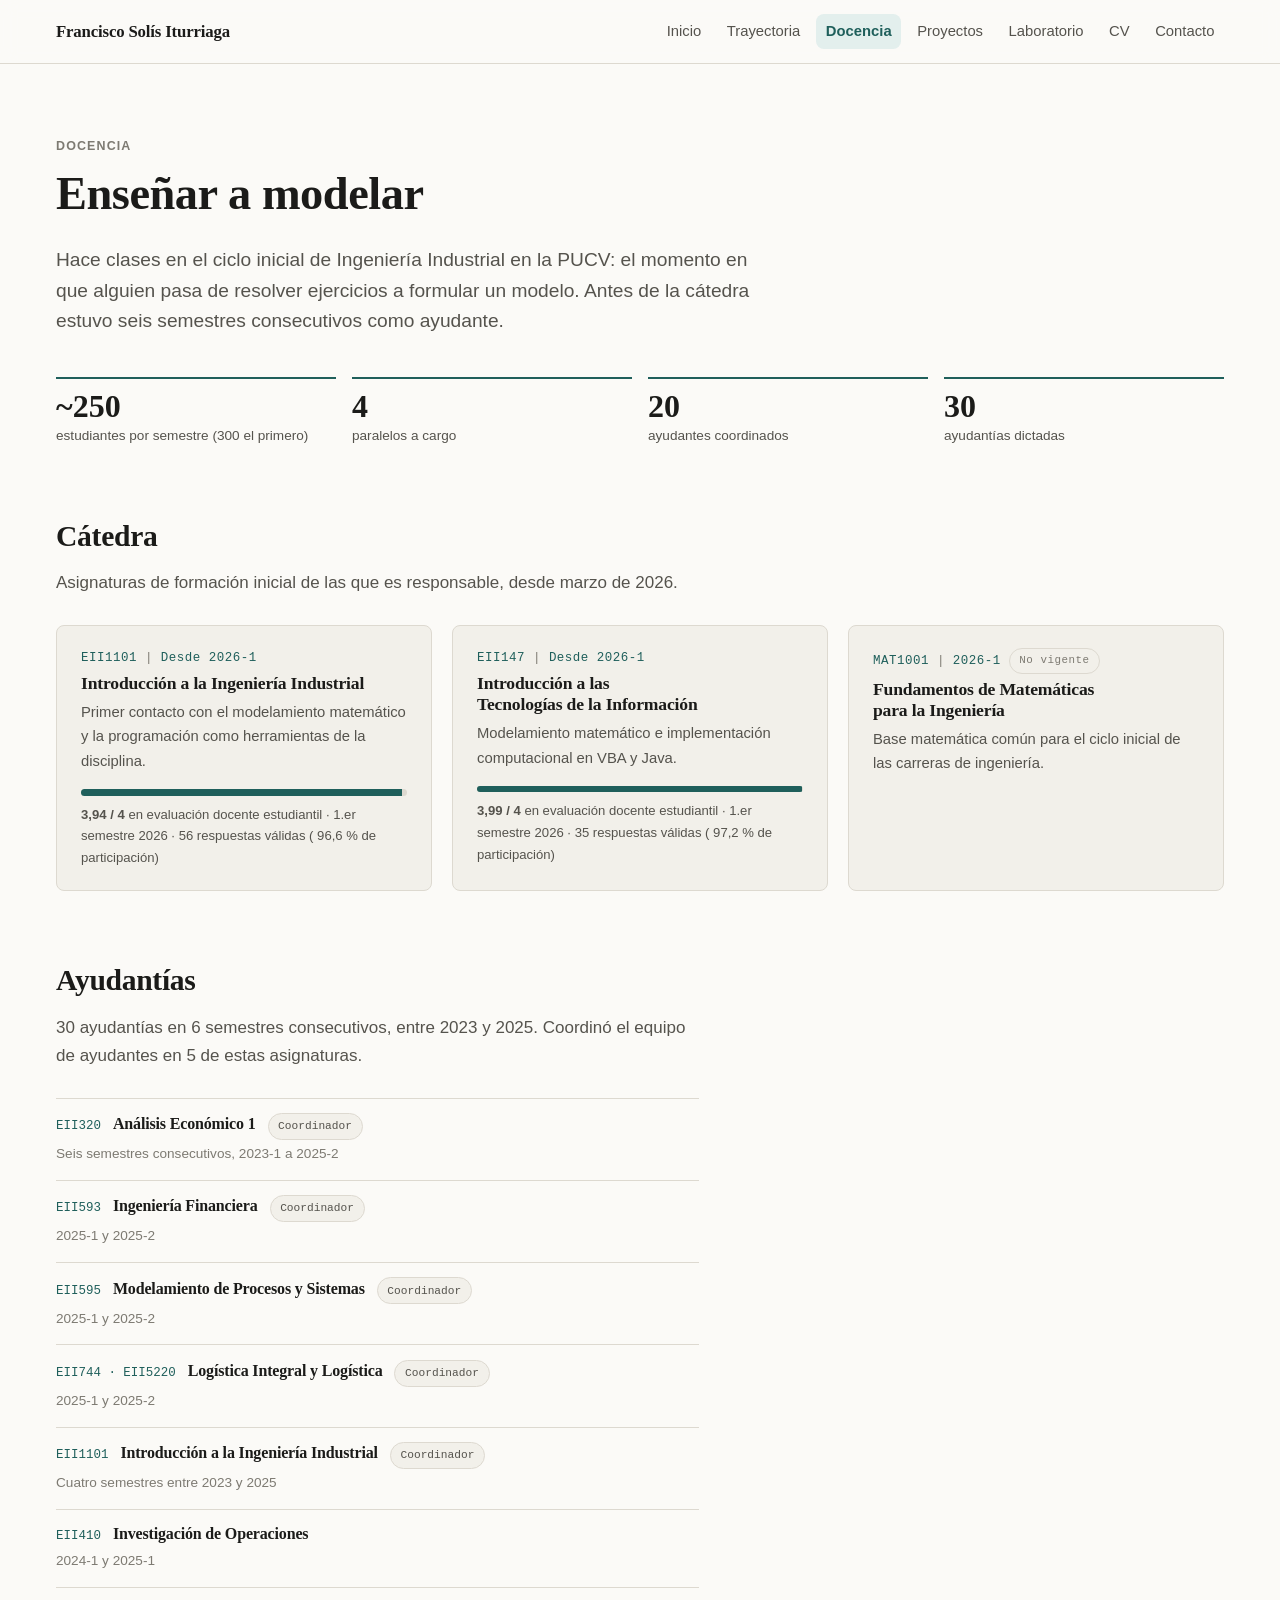
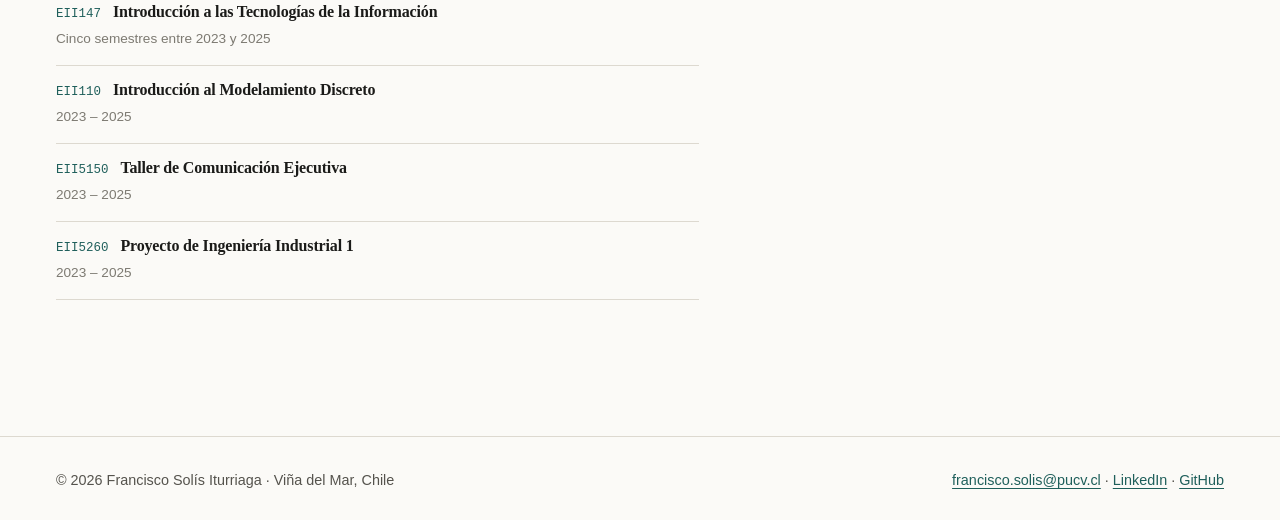
<file: docencia.html>
<!DOCTYPE html><html lang="es"> <head><meta charset="utf-8"><meta name="viewport" content="width=device-width, initial-scale=1"><title>Docencia · Francisco Solís Iturriaga</title><meta name="description" content="Docencia universitaria de pregrado en la Escuela de Ingeniería Industrial PUCV: cátedra en tres asignaturas de formación inicial y 30 ayudantías en seis semestres consecutivos."><link rel="canonical" href="https://franciscosolisit.github.io/docencia.html"><meta name="author" content="Francisco Solís Iturriaga"><meta name="color-scheme" content="light dark"><!-- El sitio es público por enlace, pero no se indexa. `noarchive` evita
         además que los buscadores guarden una copia en caché. --><meta name="robots" content="noindex, nofollow, noarchive"><meta property="og:type" content="website"><meta property="og:locale" content="es_CL"><meta property="og:site_name" content="Francisco Solís Iturriaga"><meta property="og:title" content="Docencia · Francisco Solís Iturriaga"><meta property="og:description" content="Docencia universitaria de pregrado en la Escuela de Ingeniería Industrial PUCV: cátedra en tres asignaturas de formación inicial y 30 ayudantías en seis semestres consecutivos."><meta property="og:url" content="https://franciscosolisit.github.io/docencia.html"><!-- Las redes exigen la URL absoluta: una ruta relativa no se resuelve. --><meta property="og:image" content="https://franciscosolisit.github.io/imagenes/portada-social.png"><meta property="og:image:width" content="1200"><meta property="og:image:height" content="630"><meta property="og:image:alt" content="Docencia universitaria de pregrado en la Escuela de Ingeniería Industrial PUCV: cátedra en tres asignaturas de formación inicial y 30 ayudantías en seis semestres consecutivos."><meta name="twitter:card" content="summary_large_image"><meta name="twitter:image" content="https://franciscosolisit.github.io/imagenes/portada-social.png"><link rel="icon" href="/favicon.svg" type="image/svg+xml"><script type="application/ld+json">{"@context":"https://schema.org","@type":"Person","name":"Francisco Solís Iturriaga","jobTitle":"Ingeniero Civil Industrial | Magíster en Ingeniería Industrial","email":"mailto:francisco.solis@pucv.cl","url":"https://franciscosolisit.github.io/","sameAs":["https://www.linkedin.com/in/francisco-solis-iturriaga","https://github.com/FranciscoSolisIt"],"address":{"@type":"PostalAddress","addressLocality":"Viña del Mar, Chile"},"alumniOf":{"@type":"CollegeOrUniversity","name":"Pontificia Universidad Católica de Valparaíso"}}</script><link rel="stylesheet" href="/_astro/contacto.BUWi0Ds9.css">
<style>.cifras[data-astro-cid-ngjfu7zt]{display:grid;gap:1rem;grid-template-columns:repeat(auto-fit,minmax(min(100%,11rem),1fr));margin-top:2.5rem}.cifras__item[data-astro-cid-ngjfu7zt]{border-top:2px solid var(--acento);padding-top:.7rem;display:grid;gap:.15rem}.cifras__valor[data-astro-cid-ngjfu7zt]{font-family:var(--fuente-titulo);font-size:2rem;line-height:1;font-weight:600}.cifras__etiqueta[data-astro-cid-ngjfu7zt]{font-size:.85rem;color:var(--tinta-2)}.nota[data-astro-cid-ngjfu7zt]{color:var(--tinta-2);margin-bottom:1.75rem}.asig[data-astro-cid-ngjfu7zt]{display:grid;gap:1.25rem;grid-template-columns:repeat(auto-fit,minmax(min(100%,20rem),1fr))}.asig__codigo[data-astro-cid-ngjfu7zt]{display:flex;flex-wrap:wrap;align-items:center;gap:.3rem .5rem;font-family:var(--fuente-mono);font-size:.78rem;color:var(--acento);letter-spacing:.04em;margin-bottom:.3rem}.asig__sep[data-astro-cid-ngjfu7zt]{color:var(--tinta-3)}.asig__cerrada[data-astro-cid-ngjfu7zt]{font-size:.68rem;color:var(--tinta-3)}.asig__item[data-astro-cid-ngjfu7zt] h3[data-astro-cid-ngjfu7zt]{font-size:1.1rem;margin-bottom:.35rem}.asig__desc[data-astro-cid-ngjfu7zt]{color:var(--tinta-2);font-size:.925rem;margin:0}.eval[data-astro-cid-ngjfu7zt]{margin-top:1rem}.eval__barra[data-astro-cid-ngjfu7zt]{height:.4rem;border-radius:999px;background:var(--borde);overflow:hidden;margin-bottom:.5rem}.eval__relleno[data-astro-cid-ngjfu7zt]{height:100%;background:var(--acento)}.eval__texto[data-astro-cid-ngjfu7zt]{font-size:.82rem;color:var(--tinta-2);margin:0}.ayud[data-astro-cid-ngjfu7zt]{display:grid;gap:0;max-width:var(--ancho-texto)}.ayud__item[data-astro-cid-ngjfu7zt]{padding-block:.9rem;border-bottom:1px solid var(--borde)}.ayud__item[data-astro-cid-ngjfu7zt]:first-child{border-top:1px solid var(--borde)}.ayud__cabecera[data-astro-cid-ngjfu7zt]{display:flex;flex-wrap:wrap;align-items:baseline;gap:.4rem .75rem}.ayud__codigo[data-astro-cid-ngjfu7zt]{font-family:var(--fuente-mono);font-size:.78rem;color:var(--acento);flex:0 0 auto}.ayud__nombre[data-astro-cid-ngjfu7zt]{font-size:1rem;margin:0}.ayud__coord[data-astro-cid-ngjfu7zt]{font-size:.7rem}.ayud__periodos[data-astro-cid-ngjfu7zt]{font-size:.85rem;color:var(--tinta-3);margin:.2rem 0 0}
</style></head> <body> <a class="saltar" href="#contenido">Saltar al contenido</a> <header class="cabecera"> <div class="contenedor cabecera__fila"> <a class="marca" href="/">Francisco Solís Iturriaga</a> <nav class="nav" aria-label="Navegación principal"> <a href="/"> Inicio </a><a href="/trayectoria"> Trayectoria </a><a href="/docencia" aria-current="page"> Docencia </a><a href="/proyectos"> Proyectos </a><a href="/laboratorio"> Laboratorio </a><a href="/cv"> CV </a><a href="/contacto"> Contacto </a> </nav> </div> </header> <main id="contenido">  <section class="seccion" data-astro-cid-ngjfu7zt> <div class="contenedor" data-astro-cid-ngjfu7zt> <p class="ojo" data-astro-cid-ngjfu7zt>Docencia</p> <h1 data-astro-cid-ngjfu7zt>Enseñar a modelar</h1> <p class="entradilla prosa" data-astro-cid-ngjfu7zt>
Hace clases en el ciclo inicial de Ingeniería Industrial en la PUCV: el momento en
        que alguien pasa de resolver ejercicios a formular un modelo. Antes de la cátedra
        estuvo seis semestres consecutivos como ayudante.
</p> <ul class="cifras lista-limpia" data-astro-cid-ngjfu7zt> <li class="cifras__item" data-astro-cid-ngjfu7zt> <span class="cifras__valor" data-astro-cid-ngjfu7zt>~250</span> <span class="cifras__etiqueta" data-astro-cid-ngjfu7zt>estudiantes por semestre (300 el primero)</span> </li><li class="cifras__item" data-astro-cid-ngjfu7zt> <span class="cifras__valor" data-astro-cid-ngjfu7zt>4</span> <span class="cifras__etiqueta" data-astro-cid-ngjfu7zt>paralelos a cargo</span> </li><li class="cifras__item" data-astro-cid-ngjfu7zt> <span class="cifras__valor" data-astro-cid-ngjfu7zt>20</span> <span class="cifras__etiqueta" data-astro-cid-ngjfu7zt>ayudantes coordinados</span> </li><li class="cifras__item" data-astro-cid-ngjfu7zt> <span class="cifras__valor" data-astro-cid-ngjfu7zt>30</span> <span class="cifras__etiqueta" data-astro-cid-ngjfu7zt>ayudantías dictadas</span> </li> </ul> </div> </section> <section class="seccion" aria-labelledby="catedra" data-astro-cid-ngjfu7zt> <div class="contenedor" data-astro-cid-ngjfu7zt> <h2 id="catedra" data-astro-cid-ngjfu7zt>Cátedra</h2> <p class="prosa nota" data-astro-cid-ngjfu7zt>
Asignaturas de formación inicial de las que es responsable, desde marzo de 2026.
</p> <ul class="asig lista-limpia" data-astro-cid-ngjfu7zt> <li class="asig__item tarjeta" data-astro-cid-ngjfu7zt> <p class="asig__codigo" data-astro-cid-ngjfu7zt> EII1101 <span class="asig__sep" data-astro-cid-ngjfu7zt>|</span> Desde 2026-1  </p> <h3 data-astro-cid-ngjfu7zt>Introducción a la Ingeniería Industrial</h3> <p class="asig__desc" data-astro-cid-ngjfu7zt>Primer contacto con el modelamiento matemático y la programación como herramientas de la disciplina.</p> <div class="eval" data-astro-cid-ngjfu7zt> <div class="eval__barra" aria-hidden="true" data-astro-cid-ngjfu7zt> <div class="eval__relleno" style="width: 98.5%" data-astro-cid-ngjfu7zt></div> </div> <p class="eval__texto" data-astro-cid-ngjfu7zt> <strong data-astro-cid-ngjfu7zt> 3,94  /  4 </strong> 
en evaluación docente estudiantil · 1.er semestre 2026 ·  56 respuestas válidas (
96,6
% de participación)
</p> </div> </li><li class="asig__item tarjeta" data-astro-cid-ngjfu7zt> <p class="asig__codigo" data-astro-cid-ngjfu7zt> EII147 <span class="asig__sep" data-astro-cid-ngjfu7zt>|</span> Desde 2026-1  </p> <h3 data-astro-cid-ngjfu7zt>Introducción a las Tecnologías de la Información</h3> <p class="asig__desc" data-astro-cid-ngjfu7zt>Modelamiento matemático e implementación computacional en VBA y Java.</p> <div class="eval" data-astro-cid-ngjfu7zt> <div class="eval__barra" aria-hidden="true" data-astro-cid-ngjfu7zt> <div class="eval__relleno" style="width: 99.75%" data-astro-cid-ngjfu7zt></div> </div> <p class="eval__texto" data-astro-cid-ngjfu7zt> <strong data-astro-cid-ngjfu7zt> 3,99  /  4 </strong> 
en evaluación docente estudiantil · 1.er semestre 2026 ·  35 respuestas válidas (
97,2
% de participación)
</p> </div> </li><li class="asig__item tarjeta" data-astro-cid-ngjfu7zt> <p class="asig__codigo" data-astro-cid-ngjfu7zt> MAT1001 <span class="asig__sep" data-astro-cid-ngjfu7zt>|</span> 2026-1 <span class="etiqueta asig__cerrada" data-astro-cid-ngjfu7zt>No vigente</span> </p> <h3 data-astro-cid-ngjfu7zt>Fundamentos de Matemáticas para la Ingeniería</h3> <p class="asig__desc" data-astro-cid-ngjfu7zt>Base matemática común para el ciclo inicial de las carreras de ingeniería.</p>  </li> </ul> </div> </section> <section class="seccion" aria-labelledby="ayudantias" data-astro-cid-ngjfu7zt> <div class="contenedor" data-astro-cid-ngjfu7zt> <h2 id="ayudantias" data-astro-cid-ngjfu7zt>Ayudantías</h2> <p class="prosa nota" data-astro-cid-ngjfu7zt> 30 ayudantías en 6  semestres consecutivos, entre 2023 y 2025. Coordinó el equipo de ayudantes en
 5 de estas asignaturas.
</p> <ul class="ayud lista-limpia" data-astro-cid-ngjfu7zt> <li class="ayud__item" data-astro-cid-ngjfu7zt> <div class="ayud__cabecera" data-astro-cid-ngjfu7zt> <span class="ayud__codigo" data-astro-cid-ngjfu7zt>EII320</span> <h3 class="ayud__nombre" data-astro-cid-ngjfu7zt>Análisis Económico 1</h3> <span class="etiqueta ayud__coord" data-astro-cid-ngjfu7zt>Coordinador</span> </div> <p class="ayud__periodos" data-astro-cid-ngjfu7zt>Seis semestres consecutivos, 2023-1 a 2025-2</p> </li><li class="ayud__item" data-astro-cid-ngjfu7zt> <div class="ayud__cabecera" data-astro-cid-ngjfu7zt> <span class="ayud__codigo" data-astro-cid-ngjfu7zt>EII593</span> <h3 class="ayud__nombre" data-astro-cid-ngjfu7zt>Ingeniería Financiera</h3> <span class="etiqueta ayud__coord" data-astro-cid-ngjfu7zt>Coordinador</span> </div> <p class="ayud__periodos" data-astro-cid-ngjfu7zt>2025-1 y 2025-2</p> </li><li class="ayud__item" data-astro-cid-ngjfu7zt> <div class="ayud__cabecera" data-astro-cid-ngjfu7zt> <span class="ayud__codigo" data-astro-cid-ngjfu7zt>EII595</span> <h3 class="ayud__nombre" data-astro-cid-ngjfu7zt>Modelamiento de Procesos y Sistemas</h3> <span class="etiqueta ayud__coord" data-astro-cid-ngjfu7zt>Coordinador</span> </div> <p class="ayud__periodos" data-astro-cid-ngjfu7zt>2025-1 y 2025-2</p> </li><li class="ayud__item" data-astro-cid-ngjfu7zt> <div class="ayud__cabecera" data-astro-cid-ngjfu7zt> <span class="ayud__codigo" data-astro-cid-ngjfu7zt>EII744 · EII5220</span> <h3 class="ayud__nombre" data-astro-cid-ngjfu7zt>Logística Integral y Logística</h3> <span class="etiqueta ayud__coord" data-astro-cid-ngjfu7zt>Coordinador</span> </div> <p class="ayud__periodos" data-astro-cid-ngjfu7zt>2025-1 y 2025-2</p> </li><li class="ayud__item" data-astro-cid-ngjfu7zt> <div class="ayud__cabecera" data-astro-cid-ngjfu7zt> <span class="ayud__codigo" data-astro-cid-ngjfu7zt>EII1101</span> <h3 class="ayud__nombre" data-astro-cid-ngjfu7zt>Introducción a la Ingeniería Industrial</h3> <span class="etiqueta ayud__coord" data-astro-cid-ngjfu7zt>Coordinador</span> </div> <p class="ayud__periodos" data-astro-cid-ngjfu7zt>Cuatro semestres entre 2023 y 2025</p> </li><li class="ayud__item" data-astro-cid-ngjfu7zt> <div class="ayud__cabecera" data-astro-cid-ngjfu7zt> <span class="ayud__codigo" data-astro-cid-ngjfu7zt>EII410</span> <h3 class="ayud__nombre" data-astro-cid-ngjfu7zt>Investigación de Operaciones</h3>  </div> <p class="ayud__periodos" data-astro-cid-ngjfu7zt>2024-1 y 2025-1</p> </li><li class="ayud__item" data-astro-cid-ngjfu7zt> <div class="ayud__cabecera" data-astro-cid-ngjfu7zt> <span class="ayud__codigo" data-astro-cid-ngjfu7zt>EII147</span> <h3 class="ayud__nombre" data-astro-cid-ngjfu7zt>Introducción a las Tecnologías de la Información</h3>  </div> <p class="ayud__periodos" data-astro-cid-ngjfu7zt>Cinco semestres entre 2023 y 2025</p> </li><li class="ayud__item" data-astro-cid-ngjfu7zt> <div class="ayud__cabecera" data-astro-cid-ngjfu7zt> <span class="ayud__codigo" data-astro-cid-ngjfu7zt>EII110</span> <h3 class="ayud__nombre" data-astro-cid-ngjfu7zt>Introducción al Modelamiento Discreto</h3>  </div> <p class="ayud__periodos" data-astro-cid-ngjfu7zt>2023 – 2025</p> </li><li class="ayud__item" data-astro-cid-ngjfu7zt> <div class="ayud__cabecera" data-astro-cid-ngjfu7zt> <span class="ayud__codigo" data-astro-cid-ngjfu7zt>EII5150</span> <h3 class="ayud__nombre" data-astro-cid-ngjfu7zt>Taller de Comunicación Ejecutiva</h3>  </div> <p class="ayud__periodos" data-astro-cid-ngjfu7zt>2023 – 2025</p> </li><li class="ayud__item" data-astro-cid-ngjfu7zt> <div class="ayud__cabecera" data-astro-cid-ngjfu7zt> <span class="ayud__codigo" data-astro-cid-ngjfu7zt>EII5260</span> <h3 class="ayud__nombre" data-astro-cid-ngjfu7zt>Proyecto de Ingeniería Industrial 1</h3>  </div> <p class="ayud__periodos" data-astro-cid-ngjfu7zt>2023 – 2025</p> </li> </ul> </div> </section>  </main> <footer class="pie"> <div class="contenedor pie__fila"> <span>© 2026 Francisco Solís Iturriaga · Viña del Mar, Chile</span> <span> <a href="mailto:francisco.solis@pucv.cl">francisco.solis@pucv.cl</a>  ·  <a href="https://www.linkedin.com/in/francisco-solis-iturriaga" rel="me noopener">LinkedIn</a>  · <a href="https://github.com/FranciscoSolisIt" rel="me noopener">GitHub</a>  </span> </div> </footer> </body></html>
</file>
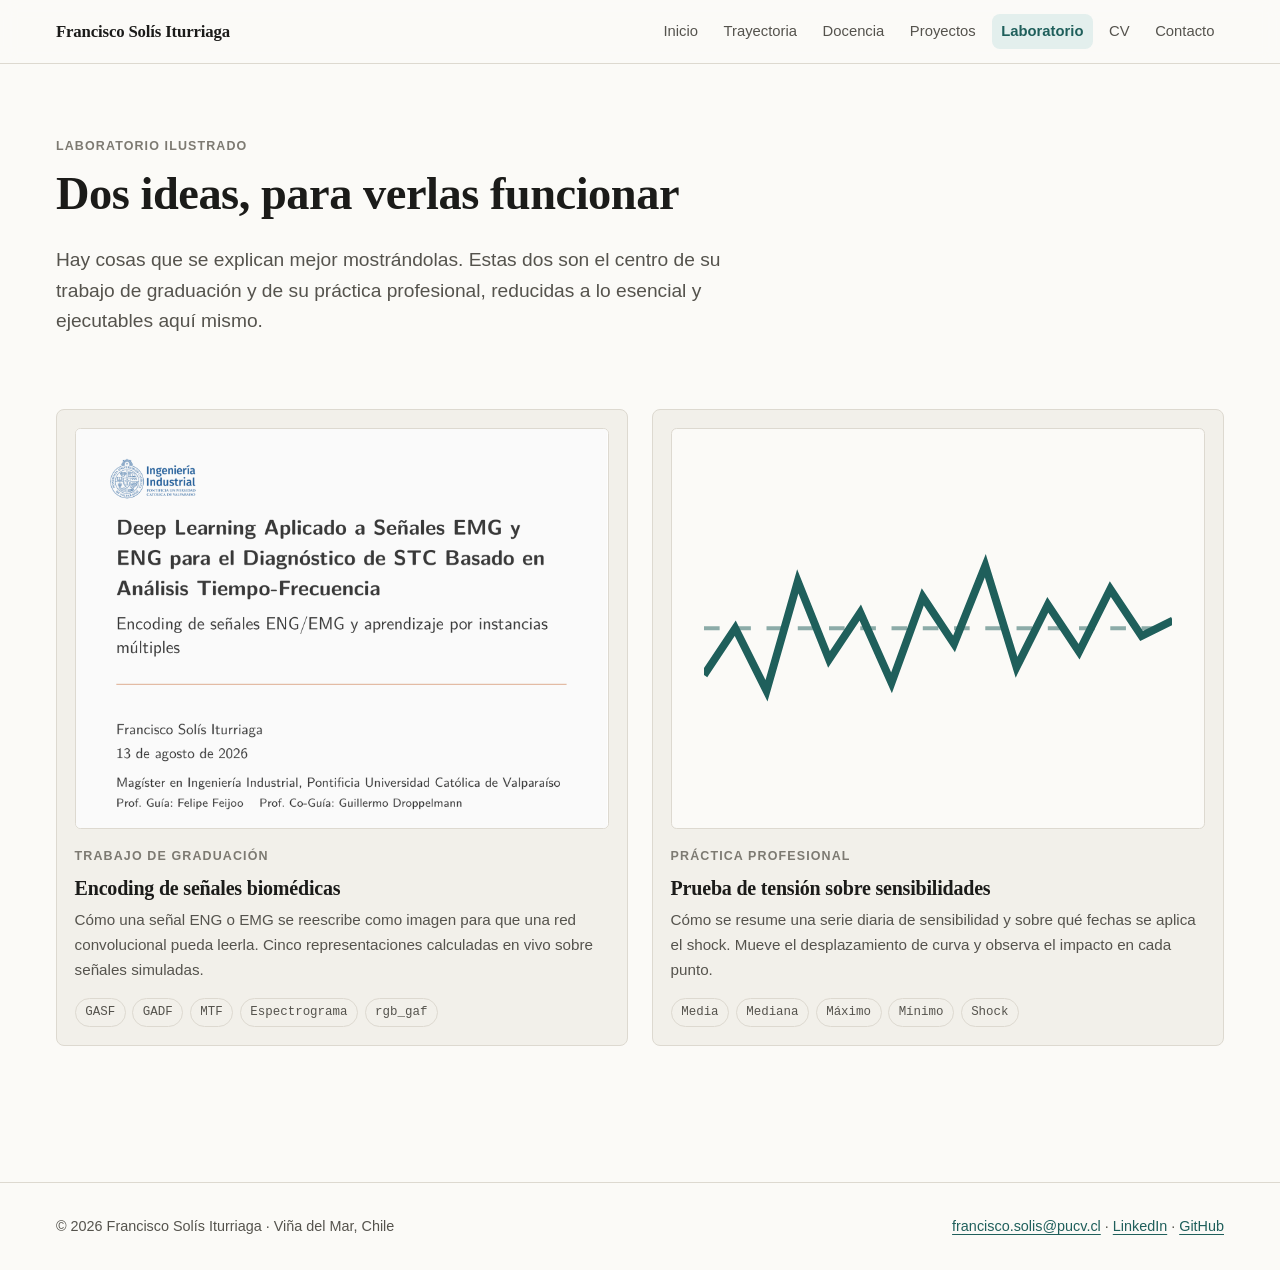
<file: laboratorio.html>
<!DOCTYPE html><html lang="es"> <head><meta charset="utf-8"><meta name="viewport" content="width=device-width, initial-scale=1"><title>Laboratorio ilustrado · Francisco Solís Iturriaga</title><meta name="description" content="Dos piezas explicadas de forma interactiva: el encoding de señales biomédicas del trabajo de graduación y la prueba de tensión sobre series de sensibilidad de la práctica profesional."><link rel="canonical" href="https://franciscosolisit.github.io/laboratorio.html"><meta name="author" content="Francisco Solís Iturriaga"><meta name="color-scheme" content="light dark"><!-- El sitio es público por enlace, pero no se indexa. `noarchive` evita
         además que los buscadores guarden una copia en caché. --><meta name="robots" content="noindex, nofollow, noarchive"><meta property="og:type" content="website"><meta property="og:locale" content="es_CL"><meta property="og:site_name" content="Francisco Solís Iturriaga"><meta property="og:title" content="Laboratorio ilustrado · Francisco Solís Iturriaga"><meta property="og:description" content="Dos piezas explicadas de forma interactiva: el encoding de señales biomédicas del trabajo de graduación y la prueba de tensión sobre series de sensibilidad de la práctica profesional."><meta property="og:url" content="https://franciscosolisit.github.io/laboratorio.html"><!-- Las redes exigen la URL absoluta: una ruta relativa no se resuelve. --><meta property="og:image" content="https://franciscosolisit.github.io/imagenes/portada-social.png"><meta property="og:image:width" content="1200"><meta property="og:image:height" content="630"><meta property="og:image:alt" content="Dos piezas explicadas de forma interactiva: el encoding de señales biomédicas del trabajo de graduación y la prueba de tensión sobre series de sensibilidad de la práctica profesional."><meta name="twitter:card" content="summary_large_image"><meta name="twitter:image" content="https://franciscosolisit.github.io/imagenes/portada-social.png"><link rel="icon" href="/favicon.svg" type="image/svg+xml"><script type="application/ld+json">{"@context":"https://schema.org","@type":"Person","name":"Francisco Solís Iturriaga","jobTitle":"Ingeniero Civil Industrial | Magíster en Ingeniería Industrial","email":"mailto:francisco.solis@pucv.cl","url":"https://franciscosolisit.github.io/","sameAs":["https://www.linkedin.com/in/francisco-solis-iturriaga","https://github.com/FranciscoSolisIt"],"address":{"@type":"PostalAddress","addressLocality":"Viña del Mar, Chile"},"alumniOf":{"@type":"CollegeOrUniversity","name":"Pontificia Universidad Católica de Valparaíso"}}</script><link rel="stylesheet" href="/_astro/contacto.BUWi0Ds9.css">
<style>.labs[data-astro-cid-mglbnngo]{display:grid;gap:1.5rem;grid-template-columns:repeat(auto-fit,minmax(min(100%,24rem),1fr))}.lab[data-astro-cid-mglbnngo]{position:relative;display:grid;gap:1.1rem;align-content:start;padding:1.1rem}.lab[data-astro-cid-mglbnngo]:hover{border-color:var(--acento)}.lab[data-astro-cid-mglbnngo]:focus-within{outline:2px solid var(--acento);outline-offset:3px}.lab__imagen[data-astro-cid-mglbnngo],.lab__marca[data-astro-cid-mglbnngo]{display:block;width:100%;aspect-ratio:4 / 3;object-fit:cover;object-position:top center;border:1px solid var(--borde);border-radius:calc(var(--radio) - .15rem);background:var(--papel)}.lab__marca[data-astro-cid-mglbnngo]{display:grid;place-items:center;color:var(--acento);padding:2rem}.lab__marca[data-astro-cid-mglbnngo] svg[data-astro-cid-mglbnngo]{width:100%;height:auto}.lab__titulo[data-astro-cid-mglbnngo]{font-size:1.25rem;margin-bottom:.4rem}.lab__titulo[data-astro-cid-mglbnngo] a[data-astro-cid-mglbnngo]{color:var(--tinta);text-decoration:none}.lab__titulo[data-astro-cid-mglbnngo] a[data-astro-cid-mglbnngo]:after{content:"";position:absolute;inset:0}.lab[data-astro-cid-mglbnngo]:hover .lab__titulo[data-astro-cid-mglbnngo] a[data-astro-cid-mglbnngo]{color:var(--acento)}.lab__resumen[data-astro-cid-mglbnngo]{color:var(--tinta-2);font-size:.95rem;margin-bottom:1rem}
</style></head> <body> <a class="saltar" href="#contenido">Saltar al contenido</a> <header class="cabecera"> <div class="contenedor cabecera__fila"> <a class="marca" href="/">Francisco Solís Iturriaga</a> <nav class="nav" aria-label="Navegación principal"> <a href="/"> Inicio </a><a href="/trayectoria"> Trayectoria </a><a href="/docencia"> Docencia </a><a href="/proyectos"> Proyectos </a><a href="/laboratorio" aria-current="page"> Laboratorio </a><a href="/cv"> CV </a><a href="/contacto"> Contacto </a> </nav> </div> </header> <main id="contenido">  <section class="seccion" data-astro-cid-mglbnngo> <div class="contenedor" data-astro-cid-mglbnngo> <p class="ojo" data-astro-cid-mglbnngo>Laboratorio ilustrado</p> <h1 data-astro-cid-mglbnngo>Dos ideas, para verlas funcionar</h1> <p class="entradilla prosa" data-astro-cid-mglbnngo>
Hay cosas que se explican mejor mostrándolas. Estas dos son el centro de su trabajo
        de graduación y de su práctica profesional, reducidas a lo esencial y ejecutables
        aquí mismo.
</p> </div> </section> <section class="seccion" data-astro-cid-mglbnngo> <div class="contenedor" data-astro-cid-mglbnngo> <ul class="labs lista-limpia" data-astro-cid-mglbnngo> <li class="lab tarjeta" data-astro-cid-mglbnngo> <img class="lab__imagen" src="/imagenes/portada-tesis.png" alt="Portada de la defensa: Deep Learning Aplicado a Señales EMG y ENG para el Diagnóstico de STC Basado en Análisis Tiempo-Frecuencia." loading="lazy" data-astro-cid-mglbnngo> <div class="lab__texto" data-astro-cid-mglbnngo> <p class="ojo" data-astro-cid-mglbnngo>Trabajo de graduación</p> <h2 class="lab__titulo" data-astro-cid-mglbnngo> <a href="/laboratorio/senales" data-astro-cid-mglbnngo>Encoding de señales biomédicas</a> </h2> <p class="lab__resumen" data-astro-cid-mglbnngo>Cómo una señal ENG o EMG se reescribe como imagen para que una red convolucional pueda leerla. Cinco representaciones calculadas en vivo sobre señales simuladas.</p> <ul class="etiquetas lab__etiquetas" data-astro-cid-mglbnngo> <li class="etiqueta" data-astro-cid-mglbnngo>GASF</li><li class="etiqueta" data-astro-cid-mglbnngo>GADF</li><li class="etiqueta" data-astro-cid-mglbnngo>MTF</li><li class="etiqueta" data-astro-cid-mglbnngo>Espectrograma</li><li class="etiqueta" data-astro-cid-mglbnngo>rgb_gaf</li> </ul> </div> </li><li class="lab tarjeta" data-astro-cid-mglbnngo> <div class="lab__marca" aria-hidden="true" data-astro-cid-mglbnngo> <svg viewBox="0 0 120 60" role="presentation" data-astro-cid-mglbnngo> <polyline points="0,42 8,30 16,46 24,18 32,38 40,26 48,44 56,22 64,34 72,14 80,40 88,24 96,36 104,20 112,32 120,28" fill="none" stroke="currentColor" stroke-width="2" data-astro-cid-mglbnngo></polyline> <line x1="0" y1="30" x2="120" y2="30" stroke="currentColor" stroke-width="1" stroke-dasharray="4 4" opacity="0.5" data-astro-cid-mglbnngo></line> </svg> </div> <div class="lab__texto" data-astro-cid-mglbnngo> <p class="ojo" data-astro-cid-mglbnngo>Práctica profesional</p> <h2 class="lab__titulo" data-astro-cid-mglbnngo> <a href="/laboratorio/sensibilidades" data-astro-cid-mglbnngo>Prueba de tensión sobre sensibilidades</a> </h2> <p class="lab__resumen" data-astro-cid-mglbnngo>Cómo se resume una serie diaria de sensibilidad y sobre qué fechas se aplica el shock. Mueve el desplazamiento de curva y observa el impacto en cada punto.</p> <ul class="etiquetas lab__etiquetas" data-astro-cid-mglbnngo> <li class="etiqueta" data-astro-cid-mglbnngo>Media</li><li class="etiqueta" data-astro-cid-mglbnngo>Mediana</li><li class="etiqueta" data-astro-cid-mglbnngo>Máximo</li><li class="etiqueta" data-astro-cid-mglbnngo>Mínimo</li><li class="etiqueta" data-astro-cid-mglbnngo>Shock</li> </ul> </div> </li> </ul> </div> </section>  </main> <footer class="pie"> <div class="contenedor pie__fila"> <span>© 2026 Francisco Solís Iturriaga · Viña del Mar, Chile</span> <span> <a href="mailto:francisco.solis@pucv.cl">francisco.solis@pucv.cl</a>  ·  <a href="https://www.linkedin.com/in/francisco-solis-iturriaga" rel="me noopener">LinkedIn</a>  · <a href="https://github.com/FranciscoSolisIt" rel="me noopener">GitHub</a>  </span> </div> </footer> </body></html>
</file>
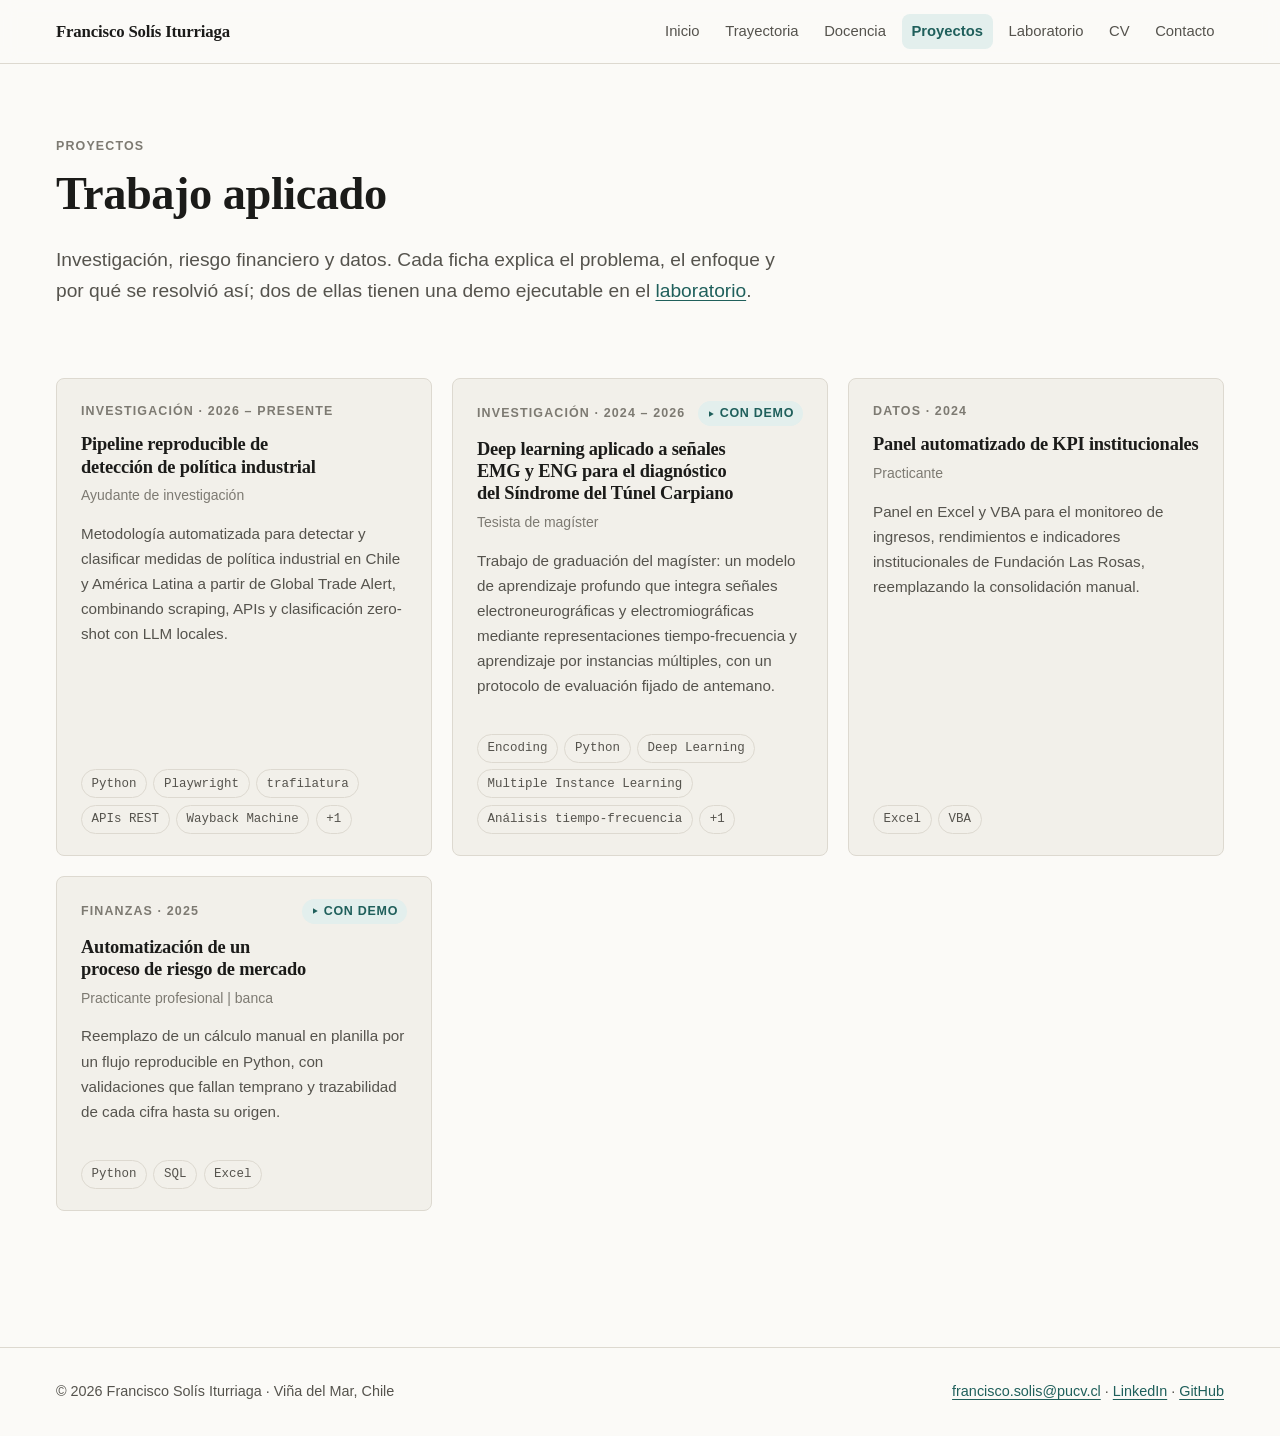
<file: proyectos.html>
<!DOCTYPE html><html lang="es"> <head><meta charset="utf-8"><meta name="viewport" content="width=device-width, initial-scale=1"><title>Proyectos · Francisco Solís Iturriaga</title><meta name="description" content="Proyectos de investigación, análisis financiero y datos: pipelines reproducibles, stress testing regulatorio y deep learning sobre señales biomédicas."><link rel="canonical" href="https://franciscosolisit.github.io/proyectos.html"><meta name="author" content="Francisco Solís Iturriaga"><meta name="color-scheme" content="light dark"><!-- El sitio es público por enlace, pero no se indexa. `noarchive` evita
         además que los buscadores guarden una copia en caché. --><meta name="robots" content="noindex, nofollow, noarchive"><meta property="og:type" content="website"><meta property="og:locale" content="es_CL"><meta property="og:site_name" content="Francisco Solís Iturriaga"><meta property="og:title" content="Proyectos · Francisco Solís Iturriaga"><meta property="og:description" content="Proyectos de investigación, análisis financiero y datos: pipelines reproducibles, stress testing regulatorio y deep learning sobre señales biomédicas."><meta property="og:url" content="https://franciscosolisit.github.io/proyectos.html"><!-- Las redes exigen la URL absoluta: una ruta relativa no se resuelve. --><meta property="og:image" content="https://franciscosolisit.github.io/imagenes/portada-social.png"><meta property="og:image:width" content="1200"><meta property="og:image:height" content="630"><meta property="og:image:alt" content="Proyectos de investigación, análisis financiero y datos: pipelines reproducibles, stress testing regulatorio y deep learning sobre señales biomédicas."><meta name="twitter:card" content="summary_large_image"><meta name="twitter:image" content="https://franciscosolisit.github.io/imagenes/portada-social.png"><link rel="icon" href="/favicon.svg" type="image/svg+xml"><script type="application/ld+json">{"@context":"https://schema.org","@type":"Person","name":"Francisco Solís Iturriaga","jobTitle":"Ingeniero Civil Industrial | Magíster en Ingeniería Industrial","email":"mailto:francisco.solis@pucv.cl","url":"https://franciscosolisit.github.io/","sameAs":["https://www.linkedin.com/in/francisco-solis-iturriaga","https://github.com/FranciscoSolisIt"],"address":{"@type":"PostalAddress","addressLocality":"Viña del Mar, Chile"},"alumniOf":{"@type":"CollegeOrUniversity","name":"Pontificia Universidad Católica de Valparaíso"}}</script><link rel="stylesheet" href="/_astro/contacto.BUWi0Ds9.css">
<style>.proyecto[data-astro-cid-eqbhqfjd]{display:flex;flex-direction:column;gap:.15rem;height:100%}.proyecto__titulo[data-astro-cid-eqbhqfjd]{font-size:1.15rem;margin-bottom:.25rem}.proyecto__titulo[data-astro-cid-eqbhqfjd] a[data-astro-cid-eqbhqfjd]{color:var(--tinta);text-decoration:none}.proyecto__titulo[data-astro-cid-eqbhqfjd] a[data-astro-cid-eqbhqfjd]:after{content:"";position:absolute;inset:0}.proyecto[data-astro-cid-eqbhqfjd]{position:relative}.proyecto[data-astro-cid-eqbhqfjd]:hover .proyecto__titulo[data-astro-cid-eqbhqfjd] a[data-astro-cid-eqbhqfjd]{color:var(--acento)}.proyecto[data-astro-cid-eqbhqfjd]:focus-within{outline:2px solid var(--acento);outline-offset:3px}.proyecto__ojo[data-astro-cid-eqbhqfjd]{display:flex;flex-wrap:wrap;align-items:center;justify-content:space-between;gap:.4rem .75rem}.proyecto__demo[data-astro-cid-eqbhqfjd]{display:inline-flex;align-items:center;gap:.3rem;color:var(--acento);background:var(--acento-suave);border-radius:999px;padding:.15rem .55rem;letter-spacing:.06em}.proyecto__demo[data-astro-cid-eqbhqfjd] svg[data-astro-cid-eqbhqfjd]{width:.65em;height:.65em;flex:none}.proyecto__rol[data-astro-cid-eqbhqfjd]{font-size:.875rem;color:var(--tinta-3);margin-bottom:.7rem}.proyecto__resumen[data-astro-cid-eqbhqfjd]{color:var(--tinta-2);font-size:.95rem;flex:1}.proyecto__tecnologias[data-astro-cid-eqbhqfjd]{margin-top:1.1rem}
</style></head> <body> <a class="saltar" href="#contenido">Saltar al contenido</a> <header class="cabecera"> <div class="contenedor cabecera__fila"> <a class="marca" href="/">Francisco Solís Iturriaga</a> <nav class="nav" aria-label="Navegación principal"> <a href="/"> Inicio </a><a href="/trayectoria"> Trayectoria </a><a href="/docencia"> Docencia </a><a href="/proyectos" aria-current="page"> Proyectos </a><a href="/laboratorio"> Laboratorio </a><a href="/cv"> CV </a><a href="/contacto"> Contacto </a> </nav> </div> </header> <main id="contenido">  <section class="seccion"> <div class="contenedor"> <p class="ojo">Proyectos</p> <h1>Trabajo aplicado</h1> <p class="entradilla prosa">
Investigación, riesgo financiero y datos. Cada ficha explica el problema, el enfoque y
        por qué se resolvió así; dos de ellas tienen una demo ejecutable en el
<a href="/laboratorio">laboratorio</a>.
</p> </div> </section> <section class="seccion"> <div class="contenedor"> <div class="rejilla"> <article class="proyecto tarjeta" data-astro-cid-eqbhqfjd> <p class="ojo proyecto__ojo" data-astro-cid-eqbhqfjd> <span data-astro-cid-eqbhqfjd>Investigación · 2026 – presente</span>  </p> <h3 class="proyecto__titulo" data-astro-cid-eqbhqfjd> <a href="/proyectos/pipeline-politica-industrial" data-astro-cid-eqbhqfjd>Pipeline reproducible de detección de política industrial</a> </h3> <p class="proyecto__rol" data-astro-cid-eqbhqfjd>Ayudante de investigación</p> <p class="proyecto__resumen" data-astro-cid-eqbhqfjd>Metodología automatizada para detectar y clasificar medidas de política industrial en Chile y América Latina a partir de Global Trade Alert, combinando scraping, APIs y clasificación zero-shot con LLM locales.</p> <ul class="etiquetas proyecto__tecnologias" data-astro-cid-eqbhqfjd> <li class="etiqueta" data-astro-cid-eqbhqfjd>Python</li><li class="etiqueta" data-astro-cid-eqbhqfjd>Playwright</li><li class="etiqueta" data-astro-cid-eqbhqfjd>trafilatura</li><li class="etiqueta" data-astro-cid-eqbhqfjd>APIs REST</li><li class="etiqueta" data-astro-cid-eqbhqfjd>Wayback Machine</li> <li class="etiqueta" data-astro-cid-eqbhqfjd>+1</li> </ul> </article> <article class="proyecto tarjeta" data-astro-cid-eqbhqfjd> <p class="ojo proyecto__ojo" data-astro-cid-eqbhqfjd> <span data-astro-cid-eqbhqfjd>Investigación · 2024 – 2026</span> <span class="proyecto__demo" data-astro-cid-eqbhqfjd> <svg viewBox="0 0 12 12" aria-hidden="true" focusable="false" data-astro-cid-eqbhqfjd> <polygon points="3,2 10,6 3,10" fill="currentColor" data-astro-cid-eqbhqfjd></polygon> </svg>
Con demo
</span> </p> <h3 class="proyecto__titulo" data-astro-cid-eqbhqfjd> <a href="/proyectos/emg-tunel-carpiano" data-astro-cid-eqbhqfjd>Deep learning aplicado a señales EMG y ENG para el diagnóstico del Síndrome del Túnel Carpiano</a> </h3> <p class="proyecto__rol" data-astro-cid-eqbhqfjd>Tesista de magíster</p> <p class="proyecto__resumen" data-astro-cid-eqbhqfjd>Trabajo de graduación del magíster: un modelo de aprendizaje profundo que integra señales electroneurográficas y electromiográficas mediante representaciones tiempo-frecuencia y aprendizaje por instancias múltiples, con un protocolo de evaluación fijado de antemano.</p> <ul class="etiquetas proyecto__tecnologias" data-astro-cid-eqbhqfjd> <li class="etiqueta" data-astro-cid-eqbhqfjd>Encoding</li><li class="etiqueta" data-astro-cid-eqbhqfjd>Python</li><li class="etiqueta" data-astro-cid-eqbhqfjd>Deep Learning</li><li class="etiqueta" data-astro-cid-eqbhqfjd>Multiple Instance Learning</li><li class="etiqueta" data-astro-cid-eqbhqfjd>Análisis tiempo-frecuencia</li> <li class="etiqueta" data-astro-cid-eqbhqfjd>+1</li> </ul> </article> <article class="proyecto tarjeta" data-astro-cid-eqbhqfjd> <p class="ojo proyecto__ojo" data-astro-cid-eqbhqfjd> <span data-astro-cid-eqbhqfjd>Datos · 2024</span>  </p> <h3 class="proyecto__titulo" data-astro-cid-eqbhqfjd> <a href="/proyectos/panel-kpi-fundacion" data-astro-cid-eqbhqfjd>Panel automatizado de KPI institucionales</a> </h3> <p class="proyecto__rol" data-astro-cid-eqbhqfjd>Practicante</p> <p class="proyecto__resumen" data-astro-cid-eqbhqfjd>Panel en Excel y VBA para el monitoreo de ingresos, rendimientos e indicadores institucionales de Fundación Las Rosas, reemplazando la consolidación manual.</p> <ul class="etiquetas proyecto__tecnologias" data-astro-cid-eqbhqfjd> <li class="etiqueta" data-astro-cid-eqbhqfjd>Excel</li><li class="etiqueta" data-astro-cid-eqbhqfjd>VBA</li>  </ul> </article> <article class="proyecto tarjeta" data-astro-cid-eqbhqfjd> <p class="ojo proyecto__ojo" data-astro-cid-eqbhqfjd> <span data-astro-cid-eqbhqfjd>Finanzas · 2025</span> <span class="proyecto__demo" data-astro-cid-eqbhqfjd> <svg viewBox="0 0 12 12" aria-hidden="true" focusable="false" data-astro-cid-eqbhqfjd> <polygon points="3,2 10,6 3,10" fill="currentColor" data-astro-cid-eqbhqfjd></polygon> </svg>
Con demo
</span> </p> <h3 class="proyecto__titulo" data-astro-cid-eqbhqfjd> <a href="/proyectos/stress-testing-riesgo-mercado" data-astro-cid-eqbhqfjd>Automatización de un proceso de riesgo de mercado</a> </h3> <p class="proyecto__rol" data-astro-cid-eqbhqfjd>Practicante profesional | banca</p> <p class="proyecto__resumen" data-astro-cid-eqbhqfjd>Reemplazo de un cálculo manual en planilla por un flujo reproducible en Python, con validaciones que fallan temprano y trazabilidad de cada cifra hasta su origen.</p> <ul class="etiquetas proyecto__tecnologias" data-astro-cid-eqbhqfjd> <li class="etiqueta" data-astro-cid-eqbhqfjd>Python</li><li class="etiqueta" data-astro-cid-eqbhqfjd>SQL</li><li class="etiqueta" data-astro-cid-eqbhqfjd>Excel</li>  </ul> </article>  </div> </div> </section>  </main> <footer class="pie"> <div class="contenedor pie__fila"> <span>© 2026 Francisco Solís Iturriaga · Viña del Mar, Chile</span> <span> <a href="mailto:francisco.solis@pucv.cl">francisco.solis@pucv.cl</a>  ·  <a href="https://www.linkedin.com/in/francisco-solis-iturriaga" rel="me noopener">LinkedIn</a>  · <a href="https://github.com/FranciscoSolisIt" rel="me noopener">GitHub</a>  </span> </div> </footer> </body></html>
</file>
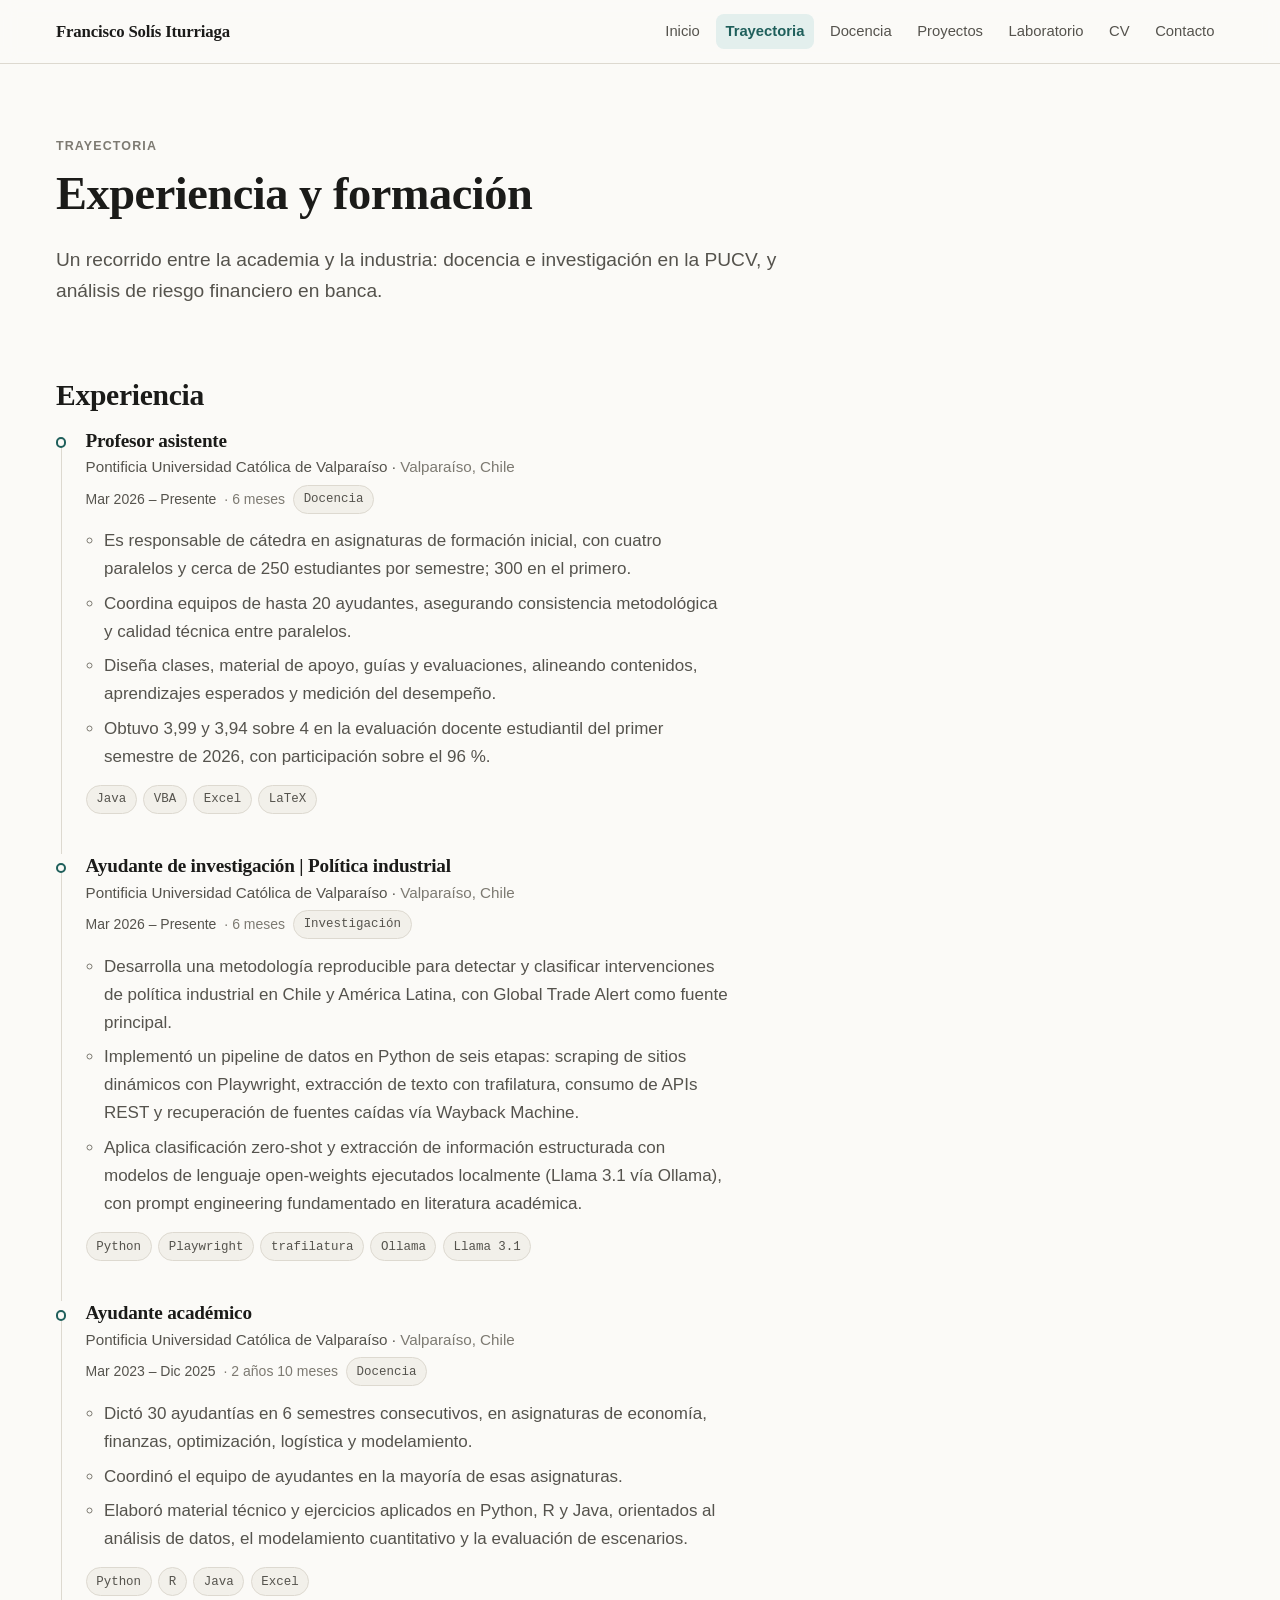
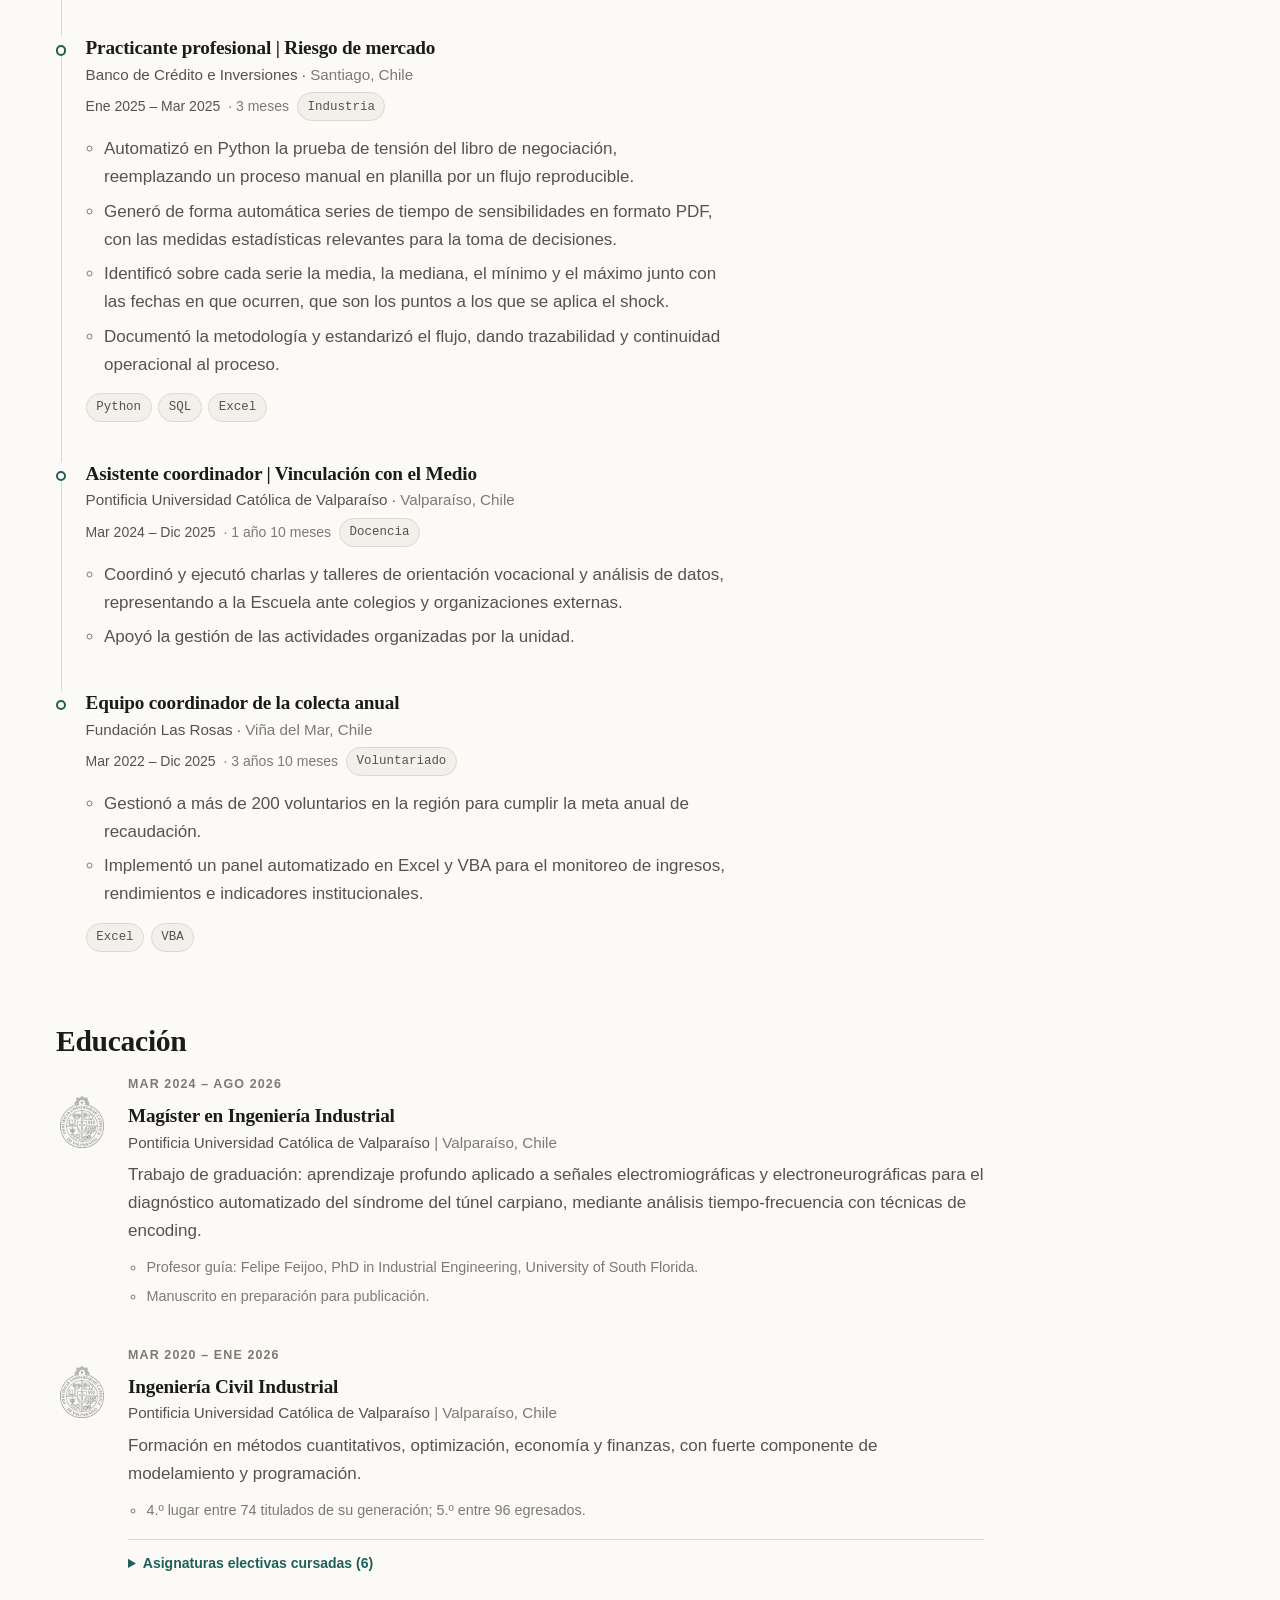
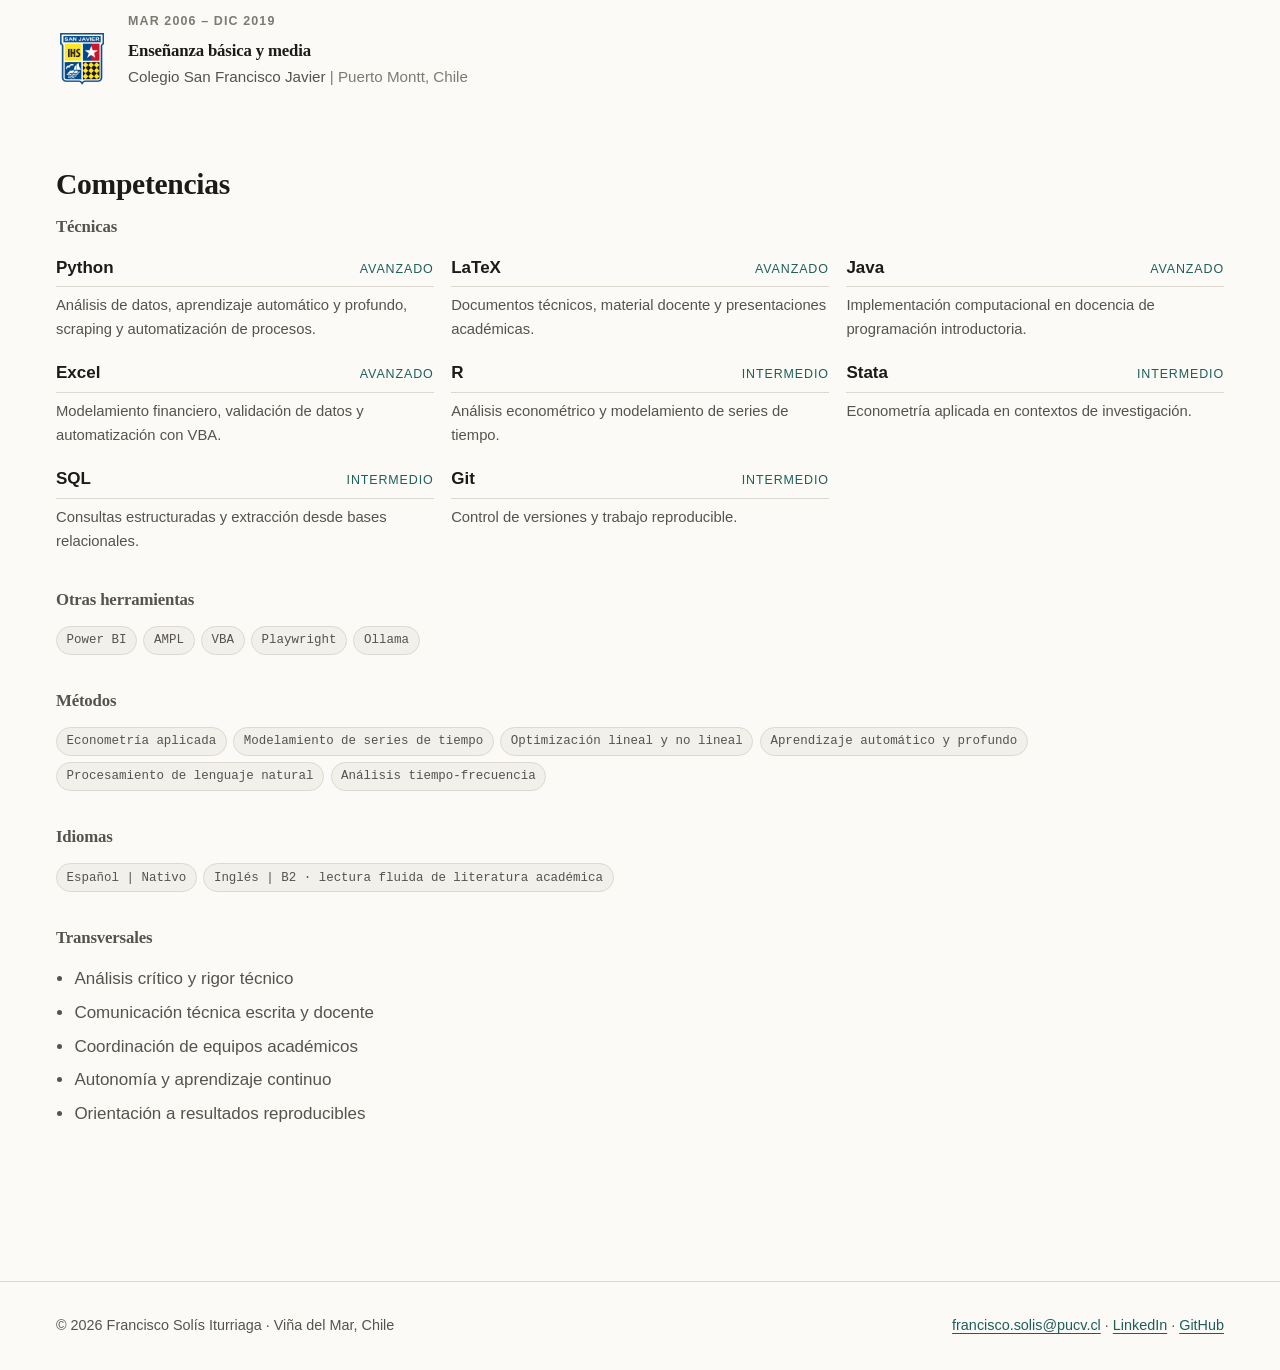
<file: trayectoria.html>
<!DOCTYPE html><html lang="es"> <head><meta charset="utf-8"><meta name="viewport" content="width=device-width, initial-scale=1"><title>Trayectoria · Francisco Solís Iturriaga</title><meta name="description" content="Experiencia profesional y académica, formación universitaria y competencias técnicas."><link rel="canonical" href="https://franciscosolisit.github.io/trayectoria.html"><meta name="author" content="Francisco Solís Iturriaga"><meta name="color-scheme" content="light dark"><!-- El sitio es público por enlace, pero no se indexa. `noarchive` evita
         además que los buscadores guarden una copia en caché. --><meta name="robots" content="noindex, nofollow, noarchive"><meta property="og:type" content="website"><meta property="og:locale" content="es_CL"><meta property="og:site_name" content="Francisco Solís Iturriaga"><meta property="og:title" content="Trayectoria · Francisco Solís Iturriaga"><meta property="og:description" content="Experiencia profesional y académica, formación universitaria y competencias técnicas."><meta property="og:url" content="https://franciscosolisit.github.io/trayectoria.html"><!-- Las redes exigen la URL absoluta: una ruta relativa no se resuelve. --><meta property="og:image" content="https://franciscosolisit.github.io/imagenes/portada-social.png"><meta property="og:image:width" content="1200"><meta property="og:image:height" content="630"><meta property="og:image:alt" content="Experiencia profesional y académica, formación universitaria y competencias técnicas."><meta name="twitter:card" content="summary_large_image"><meta name="twitter:image" content="https://franciscosolisit.github.io/imagenes/portada-social.png"><link rel="icon" href="/favicon.svg" type="image/svg+xml"><script type="application/ld+json">{"@context":"https://schema.org","@type":"Person","name":"Francisco Solís Iturriaga","jobTitle":"Ingeniero Civil Industrial | Magíster en Ingeniería Industrial","email":"mailto:francisco.solis@pucv.cl","url":"https://franciscosolisit.github.io/","sameAs":["https://www.linkedin.com/in/francisco-solis-iturriaga","https://github.com/FranciscoSolisIt"],"address":{"@type":"PostalAddress","addressLocality":"Viña del Mar, Chile"},"alumniOf":{"@type":"CollegeOrUniversity","name":"Pontificia Universidad Católica de Valparaíso"}}</script><link rel="stylesheet" href="/_astro/contacto.BUWi0Ds9.css">
<style>.cronologia[data-astro-cid-ctzljilb]{position:relative;display:grid;gap:2.5rem}.cronologia__item[data-astro-cid-ctzljilb]{position:relative;padding-left:1.85rem}.cronologia__item[data-astro-cid-ctzljilb]:before{content:"";position:absolute;left:.3rem;top:.75rem;bottom:-2.5rem;width:1px;background:var(--borde)}.cronologia__item[data-astro-cid-ctzljilb]:last-child:before{display:none}.cronologia__marca[data-astro-cid-ctzljilb]{position:absolute;left:0;top:.55rem;width:.65rem;height:.65rem;border-radius:50%;background:var(--papel);border:2px solid var(--acento)}.cronologia__cargo[data-astro-cid-ctzljilb]{font-size:1.2rem;margin-bottom:.15rem}.cronologia__org[data-astro-cid-ctzljilb]{margin:0 0 .35rem;color:var(--tinta-2);font-size:.95rem}.cronologia__lugar[data-astro-cid-ctzljilb]{color:var(--tinta-3)}.cronologia__fechas[data-astro-cid-ctzljilb]{display:flex;flex-wrap:wrap;align-items:center;gap:.5rem;margin:0 0 .85rem;font-size:.875rem;color:var(--tinta-2)}.cronologia__duracion[data-astro-cid-ctzljilb]{color:var(--tinta-3)}.cronologia__duracion[data-astro-cid-ctzljilb]:before{content:"· "}.cronologia__logros[data-astro-cid-ctzljilb]{margin:0;padding-left:1.15rem;display:grid;gap:.4rem;color:var(--tinta-2);max-width:var(--ancho-texto)}.cronologia__logros[data-astro-cid-ctzljilb] li[data-astro-cid-ctzljilb]::marker{color:var(--tinta-3)}.cronologia__herramientas[data-astro-cid-ctzljilb]{margin-top:.9rem}.estudios[data-astro-cid-ztvkiepy]{display:grid;gap:2.25rem;max-width:58rem}.estudios__item[data-astro-cid-ztvkiepy]{display:grid;grid-template-columns:3.25rem minmax(0,1fr);gap:0 1.25rem;align-items:start}@media(max-width:34rem){.estudios__item[data-astro-cid-ztvkiepy]{grid-template-columns:2.5rem minmax(0,1fr);gap:0 .9rem}}.estudios__logo[data-astro-cid-ztvkiepy]{width:100%;height:auto;aspect-ratio:1;object-fit:contain;margin-top:1.35rem}.estudios__logo--vacio[data-astro-cid-ztvkiepy]{display:block}.estudios__item--escolar[data-astro-cid-ztvkiepy] .estudios__cuerpo[data-astro-cid-ztvkiepy] h3[data-astro-cid-ztvkiepy]{font-size:1.05rem}.estudios__item[data-astro-cid-ztvkiepy] h3[data-astro-cid-ztvkiepy]{font-size:1.2rem;margin-bottom:.15rem}.estudios__inst[data-astro-cid-ztvkiepy]{color:var(--tinta-2);font-size:.95rem;margin-bottom:.4rem}.estudios__sep[data-astro-cid-ztvkiepy],.estudios__lugar[data-astro-cid-ztvkiepy]{color:var(--tinta-3)}.estudios__detalle[data-astro-cid-ztvkiepy]{color:var(--tinta-2);margin:0}.optativas[data-astro-cid-ztvkiepy]{margin-top:1rem;border-top:1px solid var(--borde);padding-top:.75rem}.optativas[data-astro-cid-ztvkiepy] summary[data-astro-cid-ztvkiepy]{cursor:pointer;font-size:.875rem;color:var(--acento);font-weight:600}.optativas[data-astro-cid-ztvkiepy] summary[data-astro-cid-ztvkiepy]:hover{text-decoration:underline}.optativas__lista[data-astro-cid-ztvkiepy]{display:grid;gap:1rem;margin-top:1rem}.optativas__nombre[data-astro-cid-ztvkiepy]{font-family:var(--fuente-texto);font-size:.9rem;font-weight:600;margin-bottom:.4rem}.estudios__hitos[data-astro-cid-ztvkiepy]{margin:.7rem 0 0;padding-left:1.15rem;display:grid;gap:.3rem;font-size:.9rem;color:var(--tinta-3)}.sub[data-astro-cid-ztvkiepy]{margin-top:2.25rem;margin-bottom:1rem;font-size:1.05rem;color:var(--tinta-2)}.sub[data-astro-cid-ztvkiepy]:first-of-type{margin-top:0}.tecnicas[data-astro-cid-ztvkiepy]{display:grid;gap:1.1rem;grid-template-columns:repeat(auto-fit,minmax(min(100%,21rem),1fr))}.tecnicas__fila[data-astro-cid-ztvkiepy]{display:flex;align-items:baseline;justify-content:space-between;gap:1rem;border-bottom:1px solid var(--borde);padding-bottom:.3rem;margin-bottom:.35rem}.tecnicas__nombre[data-astro-cid-ztvkiepy]{font-weight:600}.tecnicas__nivel[data-astro-cid-ztvkiepy]{font-size:.78rem;text-transform:uppercase;letter-spacing:.07em;color:var(--acento)}.tecnicas__detalle[data-astro-cid-ztvkiepy]{color:var(--tinta-2);font-size:.925rem;margin:0}.transversales[data-astro-cid-ztvkiepy]{color:var(--tinta-2);padding-left:1.15rem;display:grid;gap:.35rem}
</style></head> <body> <a class="saltar" href="#contenido">Saltar al contenido</a> <header class="cabecera"> <div class="contenedor cabecera__fila"> <a class="marca" href="/">Francisco Solís Iturriaga</a> <nav class="nav" aria-label="Navegación principal"> <a href="/"> Inicio </a><a href="/trayectoria" aria-current="page"> Trayectoria </a><a href="/docencia"> Docencia </a><a href="/proyectos"> Proyectos </a><a href="/laboratorio"> Laboratorio </a><a href="/cv"> CV </a><a href="/contacto"> Contacto </a> </nav> </div> </header> <main id="contenido">  <section class="seccion" data-astro-cid-ztvkiepy> <div class="contenedor" data-astro-cid-ztvkiepy> <p class="ojo" data-astro-cid-ztvkiepy>Trayectoria</p> <h1 data-astro-cid-ztvkiepy>Experiencia y formación</h1> <p class="entradilla prosa" data-astro-cid-ztvkiepy>
Un recorrido entre la academia y la industria: docencia e investigación en la PUCV,
        y análisis de riesgo financiero en banca.
</p> </div> </section> <section class="seccion" aria-labelledby="experiencia" data-astro-cid-ztvkiepy> <div class="contenedor" data-astro-cid-ztvkiepy> <h2 id="experiencia" data-astro-cid-ztvkiepy>Experiencia</h2> <ol class="cronologia lista-limpia" data-astro-cid-ctzljilb> <li class="cronologia__item" data-astro-cid-ctzljilb> <div class="cronologia__marca" aria-hidden="true" data-astro-cid-ctzljilb></div> <article data-astro-cid-ctzljilb> <header class="cronologia__cabecera" data-astro-cid-ctzljilb> <h3 class="cronologia__cargo" data-astro-cid-ctzljilb>Profesor asistente</h3> <p class="cronologia__org" data-astro-cid-ctzljilb> Pontificia Universidad Católica de Valparaíso · <span class="cronologia__lugar" data-astro-cid-ctzljilb>Valparaíso, Chile</span> </p> <p class="cronologia__fechas" data-astro-cid-ctzljilb> <time data-astro-cid-ctzljilb>Mar 2026 – Presente</time> <span class="cronologia__duracion" data-astro-cid-ctzljilb> 6 meses </span> <span class="etiqueta" data-astro-cid-ctzljilb>Docencia</span> </p> </header> <ul class="cronologia__logros" data-astro-cid-ctzljilb> <li data-astro-cid-ctzljilb>Es responsable de cátedra en asignaturas de formación inicial, con cuatro paralelos y cerca de 250 estudiantes por semestre; 300 en el primero.</li><li data-astro-cid-ctzljilb>Coordina equipos de hasta 20 ayudantes, asegurando consistencia metodológica y calidad técnica entre paralelos.</li><li data-astro-cid-ctzljilb>Diseña clases, material de apoyo, guías y evaluaciones, alineando contenidos, aprendizajes esperados y medición del desempeño.</li><li data-astro-cid-ctzljilb>Obtuvo 3,99 y 3,94 sobre 4 en la evaluación docente estudiantil del primer semestre de 2026, con participación sobre el 96 %.</li> </ul> <ul class="etiquetas cronologia__herramientas" data-astro-cid-ctzljilb> <li class="etiqueta" data-astro-cid-ctzljilb>Java</li><li class="etiqueta" data-astro-cid-ctzljilb>VBA</li><li class="etiqueta" data-astro-cid-ctzljilb>Excel</li><li class="etiqueta" data-astro-cid-ctzljilb>LaTeX</li> </ul> </article> </li><li class="cronologia__item" data-astro-cid-ctzljilb> <div class="cronologia__marca" aria-hidden="true" data-astro-cid-ctzljilb></div> <article data-astro-cid-ctzljilb> <header class="cronologia__cabecera" data-astro-cid-ctzljilb> <h3 class="cronologia__cargo" data-astro-cid-ctzljilb>Ayudante de investigación | Política industrial</h3> <p class="cronologia__org" data-astro-cid-ctzljilb> Pontificia Universidad Católica de Valparaíso · <span class="cronologia__lugar" data-astro-cid-ctzljilb>Valparaíso, Chile</span> </p> <p class="cronologia__fechas" data-astro-cid-ctzljilb> <time data-astro-cid-ctzljilb>Mar 2026 – Presente</time> <span class="cronologia__duracion" data-astro-cid-ctzljilb> 6 meses </span> <span class="etiqueta" data-astro-cid-ctzljilb>Investigación</span> </p> </header> <ul class="cronologia__logros" data-astro-cid-ctzljilb> <li data-astro-cid-ctzljilb>Desarrolla una metodología reproducible para detectar y clasificar intervenciones de política industrial en Chile y América Latina, con Global Trade Alert como fuente principal.</li><li data-astro-cid-ctzljilb>Implementó un pipeline de datos en Python de seis etapas: scraping de sitios dinámicos con Playwright, extracción de texto con trafilatura, consumo de APIs REST y recuperación de fuentes caídas vía Wayback Machine.</li><li data-astro-cid-ctzljilb>Aplica clasificación zero-shot y extracción de información estructurada con modelos de lenguaje open-weights ejecutados localmente (Llama 3.1 vía Ollama), con prompt engineering fundamentado en literatura académica.</li> </ul> <ul class="etiquetas cronologia__herramientas" data-astro-cid-ctzljilb> <li class="etiqueta" data-astro-cid-ctzljilb>Python</li><li class="etiqueta" data-astro-cid-ctzljilb>Playwright</li><li class="etiqueta" data-astro-cid-ctzljilb>trafilatura</li><li class="etiqueta" data-astro-cid-ctzljilb>Ollama</li><li class="etiqueta" data-astro-cid-ctzljilb>Llama 3.1</li> </ul> </article> </li><li class="cronologia__item" data-astro-cid-ctzljilb> <div class="cronologia__marca" aria-hidden="true" data-astro-cid-ctzljilb></div> <article data-astro-cid-ctzljilb> <header class="cronologia__cabecera" data-astro-cid-ctzljilb> <h3 class="cronologia__cargo" data-astro-cid-ctzljilb>Ayudante académico</h3> <p class="cronologia__org" data-astro-cid-ctzljilb> Pontificia Universidad Católica de Valparaíso · <span class="cronologia__lugar" data-astro-cid-ctzljilb>Valparaíso, Chile</span> </p> <p class="cronologia__fechas" data-astro-cid-ctzljilb> <time data-astro-cid-ctzljilb>Mar 2023 – Dic 2025</time> <span class="cronologia__duracion" data-astro-cid-ctzljilb> 2 años 10 meses </span> <span class="etiqueta" data-astro-cid-ctzljilb>Docencia</span> </p> </header> <ul class="cronologia__logros" data-astro-cid-ctzljilb> <li data-astro-cid-ctzljilb>Dictó 30 ayudantías en 6 semestres consecutivos, en asignaturas de economía, finanzas, optimización, logística y modelamiento.</li><li data-astro-cid-ctzljilb>Coordinó el equipo de ayudantes en la mayoría de esas asignaturas.</li><li data-astro-cid-ctzljilb>Elaboró material técnico y ejercicios aplicados en Python, R y Java, orientados al análisis de datos, el modelamiento cuantitativo y la evaluación de escenarios.</li> </ul> <ul class="etiquetas cronologia__herramientas" data-astro-cid-ctzljilb> <li class="etiqueta" data-astro-cid-ctzljilb>Python</li><li class="etiqueta" data-astro-cid-ctzljilb>R</li><li class="etiqueta" data-astro-cid-ctzljilb>Java</li><li class="etiqueta" data-astro-cid-ctzljilb>Excel</li> </ul> </article> </li><li class="cronologia__item" data-astro-cid-ctzljilb> <div class="cronologia__marca" aria-hidden="true" data-astro-cid-ctzljilb></div> <article data-astro-cid-ctzljilb> <header class="cronologia__cabecera" data-astro-cid-ctzljilb> <h3 class="cronologia__cargo" data-astro-cid-ctzljilb>Practicante profesional | Riesgo de mercado</h3> <p class="cronologia__org" data-astro-cid-ctzljilb> Banco de Crédito e Inversiones · <span class="cronologia__lugar" data-astro-cid-ctzljilb>Santiago, Chile</span> </p> <p class="cronologia__fechas" data-astro-cid-ctzljilb> <time data-astro-cid-ctzljilb>Ene 2025 – Mar 2025</time> <span class="cronologia__duracion" data-astro-cid-ctzljilb> 3 meses </span> <span class="etiqueta" data-astro-cid-ctzljilb>Industria</span> </p> </header> <ul class="cronologia__logros" data-astro-cid-ctzljilb> <li data-astro-cid-ctzljilb>Automatizó en Python la prueba de tensión del libro de negociación, reemplazando un proceso manual en planilla por un flujo reproducible.</li><li data-astro-cid-ctzljilb>Generó de forma automática series de tiempo de sensibilidades en formato PDF, con las medidas estadísticas relevantes para la toma de decisiones.</li><li data-astro-cid-ctzljilb>Identificó sobre cada serie la media, la mediana, el mínimo y el máximo junto con las fechas en que ocurren, que son los puntos a los que se aplica el shock.</li><li data-astro-cid-ctzljilb>Documentó la metodología y estandarizó el flujo, dando trazabilidad y continuidad operacional al proceso.</li> </ul> <ul class="etiquetas cronologia__herramientas" data-astro-cid-ctzljilb> <li class="etiqueta" data-astro-cid-ctzljilb>Python</li><li class="etiqueta" data-astro-cid-ctzljilb>SQL</li><li class="etiqueta" data-astro-cid-ctzljilb>Excel</li> </ul> </article> </li><li class="cronologia__item" data-astro-cid-ctzljilb> <div class="cronologia__marca" aria-hidden="true" data-astro-cid-ctzljilb></div> <article data-astro-cid-ctzljilb> <header class="cronologia__cabecera" data-astro-cid-ctzljilb> <h3 class="cronologia__cargo" data-astro-cid-ctzljilb>Asistente coordinador | Vinculación con el Medio</h3> <p class="cronologia__org" data-astro-cid-ctzljilb> Pontificia Universidad Católica de Valparaíso · <span class="cronologia__lugar" data-astro-cid-ctzljilb>Valparaíso, Chile</span> </p> <p class="cronologia__fechas" data-astro-cid-ctzljilb> <time data-astro-cid-ctzljilb>Mar 2024 – Dic 2025</time> <span class="cronologia__duracion" data-astro-cid-ctzljilb> 1 año 10 meses </span> <span class="etiqueta" data-astro-cid-ctzljilb>Docencia</span> </p> </header> <ul class="cronologia__logros" data-astro-cid-ctzljilb> <li data-astro-cid-ctzljilb>Coordinó y ejecutó charlas y talleres de orientación vocacional y análisis de datos, representando a la Escuela ante colegios y organizaciones externas.</li><li data-astro-cid-ctzljilb>Apoyó la gestión de las actividades organizadas por la unidad.</li> </ul>  </article> </li><li class="cronologia__item" data-astro-cid-ctzljilb> <div class="cronologia__marca" aria-hidden="true" data-astro-cid-ctzljilb></div> <article data-astro-cid-ctzljilb> <header class="cronologia__cabecera" data-astro-cid-ctzljilb> <h3 class="cronologia__cargo" data-astro-cid-ctzljilb>Equipo coordinador de la colecta anual</h3> <p class="cronologia__org" data-astro-cid-ctzljilb> Fundación Las Rosas · <span class="cronologia__lugar" data-astro-cid-ctzljilb>Viña del Mar, Chile</span> </p> <p class="cronologia__fechas" data-astro-cid-ctzljilb> <time data-astro-cid-ctzljilb>Mar 2022 – Dic 2025</time> <span class="cronologia__duracion" data-astro-cid-ctzljilb> 3 años 10 meses </span> <span class="etiqueta" data-astro-cid-ctzljilb>Voluntariado</span> </p> </header> <ul class="cronologia__logros" data-astro-cid-ctzljilb> <li data-astro-cid-ctzljilb>Gestionó a más de 200 voluntarios en la región para cumplir la meta anual de recaudación.</li><li data-astro-cid-ctzljilb>Implementó un panel automatizado en Excel y VBA para el monitoreo de ingresos, rendimientos e indicadores institucionales.</li> </ul> <ul class="etiquetas cronologia__herramientas" data-astro-cid-ctzljilb> <li class="etiqueta" data-astro-cid-ctzljilb>Excel</li><li class="etiqueta" data-astro-cid-ctzljilb>VBA</li> </ul> </article> </li> </ol>  </div> </section> <section class="seccion" aria-labelledby="educacion" data-astro-cid-ztvkiepy> <div class="contenedor" data-astro-cid-ztvkiepy> <h2 id="educacion" data-astro-cid-ztvkiepy>Educación</h2> <ul class="estudios lista-limpia" data-astro-cid-ztvkiepy> <li class="estudios__item" data-astro-cid-ztvkiepy> <img class="estudios__logo" src="/imagenes/pucv.png" alt="Escudo de la Pontificia Universidad Católica de Valparaíso" loading="lazy" data-astro-cid-ztvkiepy> <div class="estudios__cuerpo" data-astro-cid-ztvkiepy> <p class="ojo" data-astro-cid-ztvkiepy>Mar 2024 – Ago 2026</p> <h3 data-astro-cid-ztvkiepy>Magíster en Ingeniería Industrial</h3> <p class="estudios__inst" data-astro-cid-ztvkiepy> Pontificia Universidad Católica de Valparaíso <span class="estudios__sep" data-astro-cid-ztvkiepy>|</span>  <span class="estudios__lugar" data-astro-cid-ztvkiepy>Valparaíso, Chile</span> </p> <p class="estudios__detalle" data-astro-cid-ztvkiepy>Trabajo de graduación: aprendizaje profundo aplicado a señales electromiográficas y electroneurográficas para el diagnóstico automatizado del síndrome del túnel carpiano, mediante análisis tiempo-frecuencia con técnicas de encoding.</p> <ul class="estudios__hitos" data-astro-cid-ztvkiepy> <li data-astro-cid-ztvkiepy>Profesor guía: Felipe Feijoo, PhD in Industrial Engineering, University of South Florida.</li><li data-astro-cid-ztvkiepy>Manuscrito en preparación para publicación.</li> </ul>  </div> </li><li class="estudios__item" data-astro-cid-ztvkiepy> <img class="estudios__logo" src="/imagenes/pucv.png" alt="Escudo de la Pontificia Universidad Católica de Valparaíso" loading="lazy" data-astro-cid-ztvkiepy> <div class="estudios__cuerpo" data-astro-cid-ztvkiepy> <p class="ojo" data-astro-cid-ztvkiepy>Mar 2020 – Ene 2026</p> <h3 data-astro-cid-ztvkiepy>Ingeniería Civil Industrial</h3> <p class="estudios__inst" data-astro-cid-ztvkiepy> Pontificia Universidad Católica de Valparaíso <span class="estudios__sep" data-astro-cid-ztvkiepy>|</span>  <span class="estudios__lugar" data-astro-cid-ztvkiepy>Valparaíso, Chile</span> </p> <p class="estudios__detalle" data-astro-cid-ztvkiepy>Formación en métodos cuantitativos, optimización, economía y finanzas, con fuerte componente de modelamiento y programación.</p> <ul class="estudios__hitos" data-astro-cid-ztvkiepy> <li data-astro-cid-ztvkiepy>4.º lugar entre 74 titulados de su generación; 5.º entre 96 egresados.</li> </ul> <details class="optativas" data-astro-cid-ztvkiepy> <summary data-astro-cid-ztvkiepy>
Asignaturas electivas cursadas (6)
</summary> <ul class="optativas__lista lista-limpia" data-astro-cid-ztvkiepy> <li class="optativas__item" data-astro-cid-ztvkiepy> <h4 class="optativas__nombre" data-astro-cid-ztvkiepy>Ingeniería de Negocios</h4> <ul class="etiquetas" data-astro-cid-ztvkiepy> <li class="etiqueta" data-astro-cid-ztvkiepy>Rediseño de procesos</li><li class="etiqueta" data-astro-cid-ztvkiepy>Modelamiento BPMN</li><li class="etiqueta" data-astro-cid-ztvkiepy>Reingeniería</li><li class="etiqueta" data-astro-cid-ztvkiepy>Arquitectura de procesos de negocio</li> </ul> </li><li class="optativas__item" data-astro-cid-ztvkiepy> <h4 class="optativas__nombre" data-astro-cid-ztvkiepy>Machine Learning</h4> <ul class="etiquetas" data-astro-cid-ztvkiepy> <li class="etiqueta" data-astro-cid-ztvkiepy>Particiones de datos y validación cruzada k-fold</li><li class="etiqueta" data-astro-cid-ztvkiepy>Métricas de desempeño</li><li class="etiqueta" data-astro-cid-ztvkiepy>Sobreajuste y regularización</li><li class="etiqueta" data-astro-cid-ztvkiepy>Familias de modelos supervisados</li><li class="etiqueta" data-astro-cid-ztvkiepy>Hiperparámetros y su optimización</li> </ul> </li><li class="optativas__item" data-astro-cid-ztvkiepy> <h4 class="optativas__nombre" data-astro-cid-ztvkiepy>Teoría de Juegos</h4> <ul class="etiquetas" data-astro-cid-ztvkiepy> <li class="etiqueta" data-astro-cid-ztvkiepy>Equilibrio de Nash</li><li class="etiqueta" data-astro-cid-ztvkiepy>Juegos en forma normal y extensiva</li><li class="etiqueta" data-astro-cid-ztvkiepy>Estrategias dominantes y mixtas</li><li class="etiqueta" data-astro-cid-ztvkiepy>Inducción hacia atrás</li> </ul> </li><li class="optativas__item" data-astro-cid-ztvkiepy> <h4 class="optativas__nombre" data-astro-cid-ztvkiepy>Dirección de Proyectos</h4> <ul class="etiquetas" data-astro-cid-ztvkiepy> <li class="etiqueta" data-astro-cid-ztvkiepy>Diagrama de Ishikawa</li><li class="etiqueta" data-astro-cid-ztvkiepy>Carta Gantt</li><li class="etiqueta" data-astro-cid-ztvkiepy>Ruta crítica y CPM/PERT</li><li class="etiqueta" data-astro-cid-ztvkiepy>Estructura de desglose del trabajo</li><li class="etiqueta" data-astro-cid-ztvkiepy>Gestión de alcance, plazo y riesgo</li> </ul> </li><li class="optativas__item" data-astro-cid-ztvkiepy> <h4 class="optativas__nombre" data-astro-cid-ztvkiepy>Finanzas Internacionales y Valoración de Empresas</h4> <ul class="etiquetas" data-astro-cid-ztvkiepy> <li class="etiqueta" data-astro-cid-ztvkiepy>Swaps y opciones</li><li class="etiqueta" data-astro-cid-ztvkiepy>Cobertura de riesgo cambiario</li><li class="etiqueta" data-astro-cid-ztvkiepy>Valoración por flujos de caja descontados</li><li class="etiqueta" data-astro-cid-ztvkiepy>Valoración por múltiplos comparables</li> </ul> </li><li class="optativas__item" data-astro-cid-ztvkiepy> <h4 class="optativas__nombre" data-astro-cid-ztvkiepy>Métodos Cuantitativos para la Toma de Decisiones</h4> <ul class="etiquetas" data-astro-cid-ztvkiepy> <li class="etiqueta" data-astro-cid-ztvkiepy>Modelos no lineales de efectos mixtos (NLME) y sus aplicaciones en medicina</li><li class="etiqueta" data-astro-cid-ztvkiepy>Series de tiempo ARMA y ARIMA</li><li class="etiqueta" data-astro-cid-ztvkiepy>Memoria larga con FARIMA</li><li class="etiqueta" data-astro-cid-ztvkiepy>Diagnóstico y validación de modelos</li> </ul> </li> </ul> </details> </div> </li><li class="estudios__item estudios__item--escolar" data-astro-cid-ztvkiepy> <img class="estudios__logo" src="/imagenes/san-javier.png" alt="Escudo del Colegio San Francisco Javier de Puerto Montt" loading="lazy" data-astro-cid-ztvkiepy> <div class="estudios__cuerpo" data-astro-cid-ztvkiepy> <p class="ojo" data-astro-cid-ztvkiepy>Mar 2006 – Dic 2019</p> <h3 data-astro-cid-ztvkiepy>Enseñanza básica y media</h3> <p class="estudios__inst" data-astro-cid-ztvkiepy> Colegio San Francisco Javier <span class="estudios__sep" data-astro-cid-ztvkiepy>|</span>  <span class="estudios__lugar" data-astro-cid-ztvkiepy>Puerto Montt, Chile</span> </p>    </div> </li> </ul> </div> </section> <section class="seccion" aria-labelledby="habilidades" data-astro-cid-ztvkiepy> <div class="contenedor" data-astro-cid-ztvkiepy> <h2 id="habilidades" data-astro-cid-ztvkiepy>Competencias</h2> <h3 class="sub" data-astro-cid-ztvkiepy>Técnicas</h3> <ul class="tecnicas lista-limpia" data-astro-cid-ztvkiepy> <li class="tecnicas__item" data-astro-cid-ztvkiepy> <div class="tecnicas__fila" data-astro-cid-ztvkiepy> <span class="tecnicas__nombre" data-astro-cid-ztvkiepy>Python</span> <span class="tecnicas__nivel" data-astro-cid-ztvkiepy>Avanzado</span> </div> <p class="tecnicas__detalle" data-astro-cid-ztvkiepy>Análisis de datos, aprendizaje automático y profundo, scraping y automatización de procesos.</p> </li><li class="tecnicas__item" data-astro-cid-ztvkiepy> <div class="tecnicas__fila" data-astro-cid-ztvkiepy> <span class="tecnicas__nombre" data-astro-cid-ztvkiepy>LaTeX</span> <span class="tecnicas__nivel" data-astro-cid-ztvkiepy>Avanzado</span> </div> <p class="tecnicas__detalle" data-astro-cid-ztvkiepy>Documentos técnicos, material docente y presentaciones académicas.</p> </li><li class="tecnicas__item" data-astro-cid-ztvkiepy> <div class="tecnicas__fila" data-astro-cid-ztvkiepy> <span class="tecnicas__nombre" data-astro-cid-ztvkiepy>Java</span> <span class="tecnicas__nivel" data-astro-cid-ztvkiepy>Avanzado</span> </div> <p class="tecnicas__detalle" data-astro-cid-ztvkiepy>Implementación computacional en docencia de programación introductoria.</p> </li><li class="tecnicas__item" data-astro-cid-ztvkiepy> <div class="tecnicas__fila" data-astro-cid-ztvkiepy> <span class="tecnicas__nombre" data-astro-cid-ztvkiepy>Excel</span> <span class="tecnicas__nivel" data-astro-cid-ztvkiepy>Avanzado</span> </div> <p class="tecnicas__detalle" data-astro-cid-ztvkiepy>Modelamiento financiero, validación de datos y automatización con VBA.</p> </li><li class="tecnicas__item" data-astro-cid-ztvkiepy> <div class="tecnicas__fila" data-astro-cid-ztvkiepy> <span class="tecnicas__nombre" data-astro-cid-ztvkiepy>R</span> <span class="tecnicas__nivel" data-astro-cid-ztvkiepy>Intermedio</span> </div> <p class="tecnicas__detalle" data-astro-cid-ztvkiepy>Análisis econométrico y modelamiento de series de tiempo.</p> </li><li class="tecnicas__item" data-astro-cid-ztvkiepy> <div class="tecnicas__fila" data-astro-cid-ztvkiepy> <span class="tecnicas__nombre" data-astro-cid-ztvkiepy>Stata</span> <span class="tecnicas__nivel" data-astro-cid-ztvkiepy>Intermedio</span> </div> <p class="tecnicas__detalle" data-astro-cid-ztvkiepy>Econometría aplicada en contextos de investigación.</p> </li><li class="tecnicas__item" data-astro-cid-ztvkiepy> <div class="tecnicas__fila" data-astro-cid-ztvkiepy> <span class="tecnicas__nombre" data-astro-cid-ztvkiepy>SQL</span> <span class="tecnicas__nivel" data-astro-cid-ztvkiepy>Intermedio</span> </div> <p class="tecnicas__detalle" data-astro-cid-ztvkiepy>Consultas estructuradas y extracción desde bases relacionales.</p> </li><li class="tecnicas__item" data-astro-cid-ztvkiepy> <div class="tecnicas__fila" data-astro-cid-ztvkiepy> <span class="tecnicas__nombre" data-astro-cid-ztvkiepy>Git</span> <span class="tecnicas__nivel" data-astro-cid-ztvkiepy>Intermedio</span> </div> <p class="tecnicas__detalle" data-astro-cid-ztvkiepy>Control de versiones y trabajo reproducible.</p> </li> </ul> <h3 class="sub" data-astro-cid-ztvkiepy>Otras herramientas</h3> <ul class="etiquetas" data-astro-cid-ztvkiepy> <li class="etiqueta" data-astro-cid-ztvkiepy>Power BI</li><li class="etiqueta" data-astro-cid-ztvkiepy>AMPL</li><li class="etiqueta" data-astro-cid-ztvkiepy>VBA</li><li class="etiqueta" data-astro-cid-ztvkiepy>Playwright</li><li class="etiqueta" data-astro-cid-ztvkiepy>Ollama</li> </ul> <h3 class="sub" data-astro-cid-ztvkiepy>Métodos</h3> <ul class="etiquetas" data-astro-cid-ztvkiepy> <li class="etiqueta" data-astro-cid-ztvkiepy>Econometría aplicada</li><li class="etiqueta" data-astro-cid-ztvkiepy>Modelamiento de series de tiempo</li><li class="etiqueta" data-astro-cid-ztvkiepy>Optimización lineal y no lineal</li><li class="etiqueta" data-astro-cid-ztvkiepy>Aprendizaje automático y profundo</li><li class="etiqueta" data-astro-cid-ztvkiepy>Procesamiento de lenguaje natural</li><li class="etiqueta" data-astro-cid-ztvkiepy>Análisis tiempo-frecuencia</li> </ul> <h3 class="sub" data-astro-cid-ztvkiepy>Idiomas</h3> <ul class="etiquetas" data-astro-cid-ztvkiepy> <li class="etiqueta" data-astro-cid-ztvkiepy>Español | Nativo</li><li class="etiqueta" data-astro-cid-ztvkiepy>Inglés | B2 · lectura fluida de literatura académica</li> </ul> <h3 class="sub" data-astro-cid-ztvkiepy>Transversales</h3> <ul class="transversales prosa" data-astro-cid-ztvkiepy> <li data-astro-cid-ztvkiepy>Análisis crítico y rigor técnico</li><li data-astro-cid-ztvkiepy>Comunicación técnica escrita y docente</li><li data-astro-cid-ztvkiepy>Coordinación de equipos académicos</li><li data-astro-cid-ztvkiepy>Autonomía y aprendizaje continuo</li><li data-astro-cid-ztvkiepy>Orientación a resultados reproducibles</li> </ul> </div> </section>  </main> <footer class="pie"> <div class="contenedor pie__fila"> <span>© 2026 Francisco Solís Iturriaga · Viña del Mar, Chile</span> <span> <a href="mailto:francisco.solis@pucv.cl">francisco.solis@pucv.cl</a>  ·  <a href="https://www.linkedin.com/in/francisco-solis-iturriaga" rel="me noopener">LinkedIn</a>  · <a href="https://github.com/FranciscoSolisIt" rel="me noopener">GitHub</a>  </span> </div> </footer> </body></html>
</file>
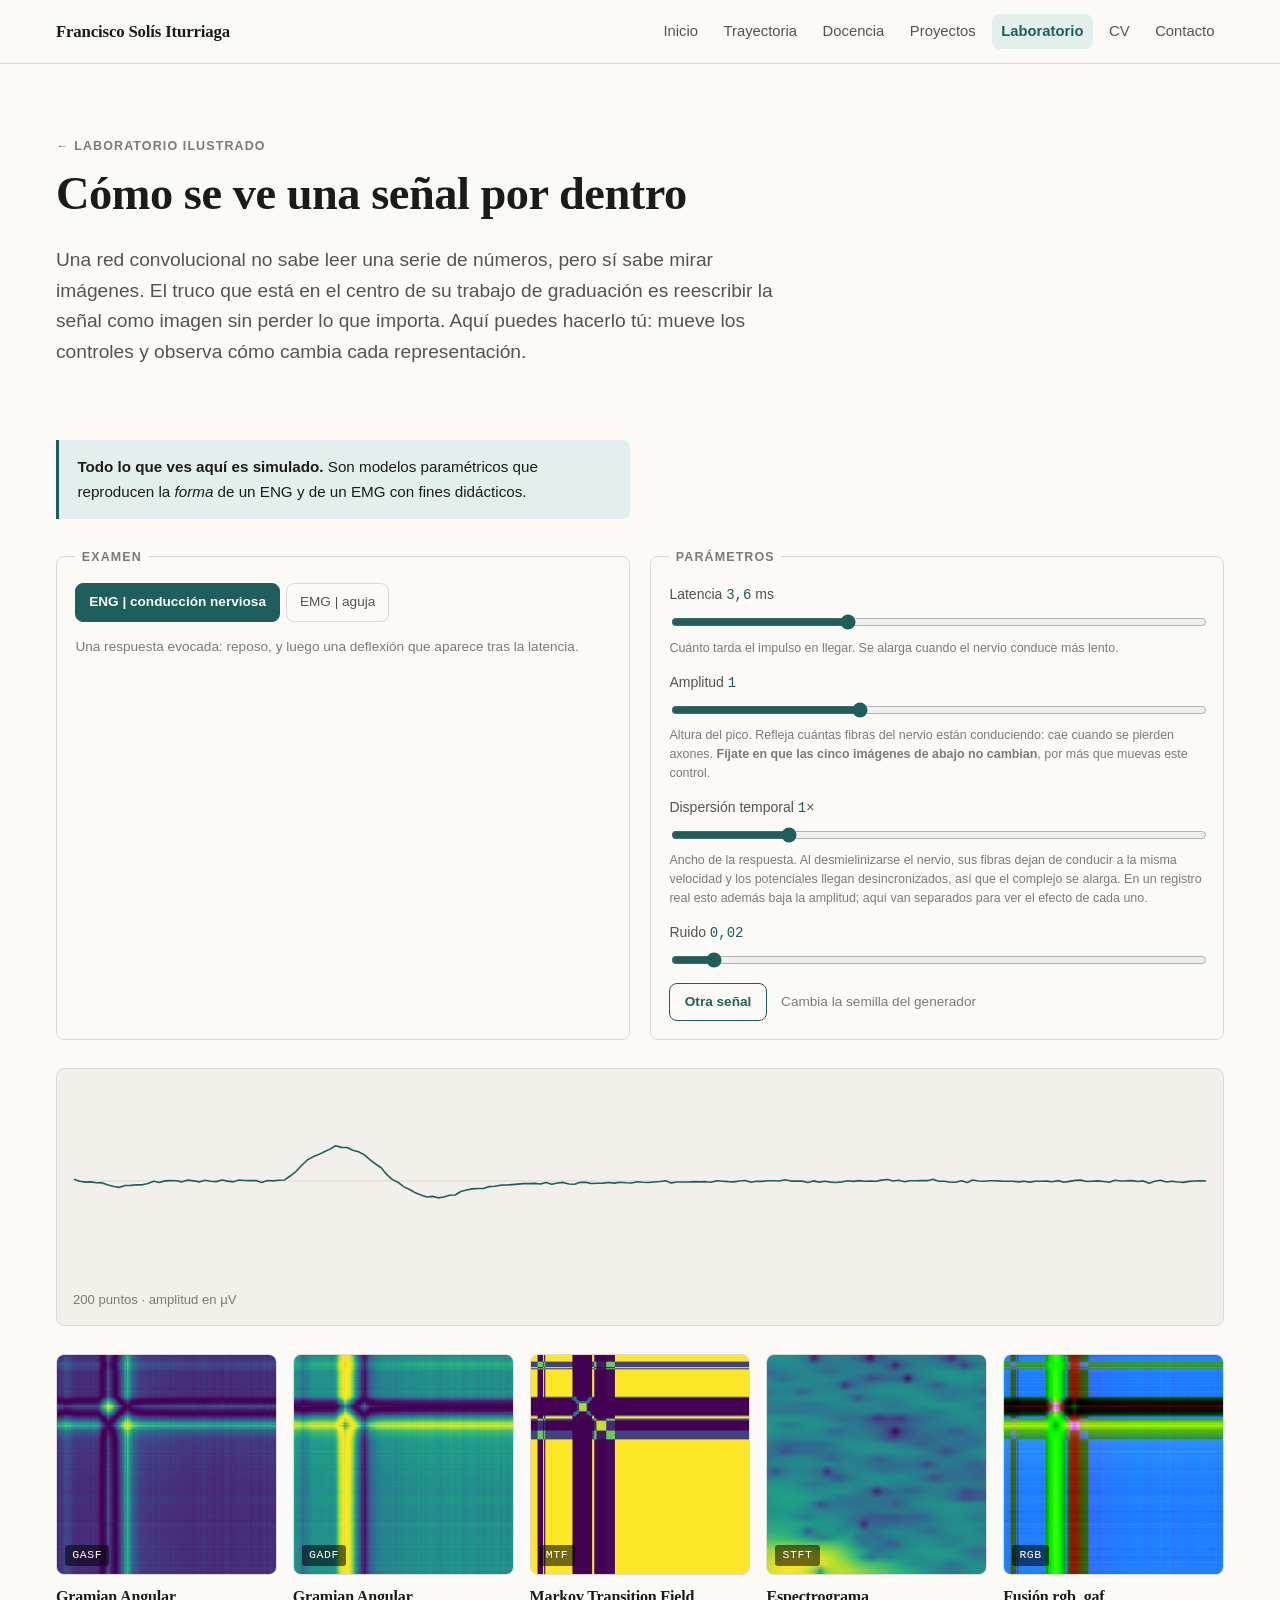
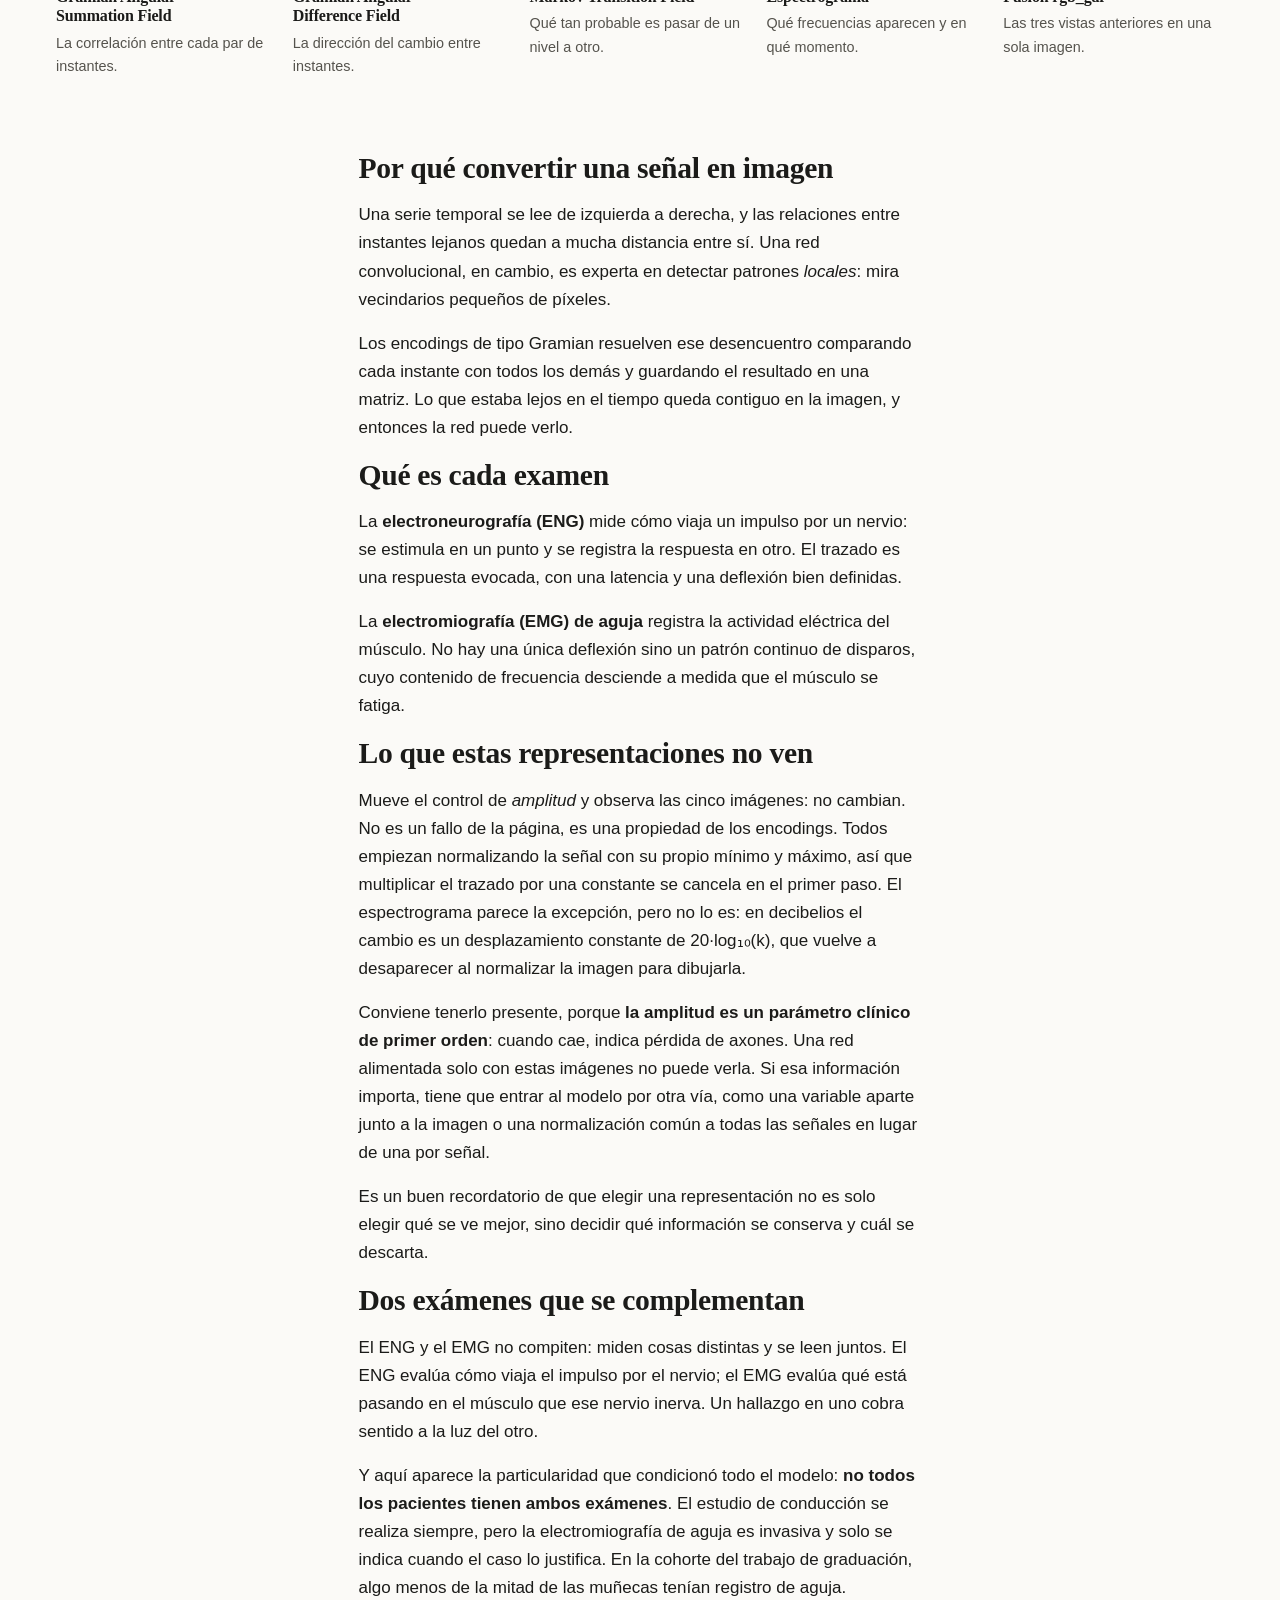
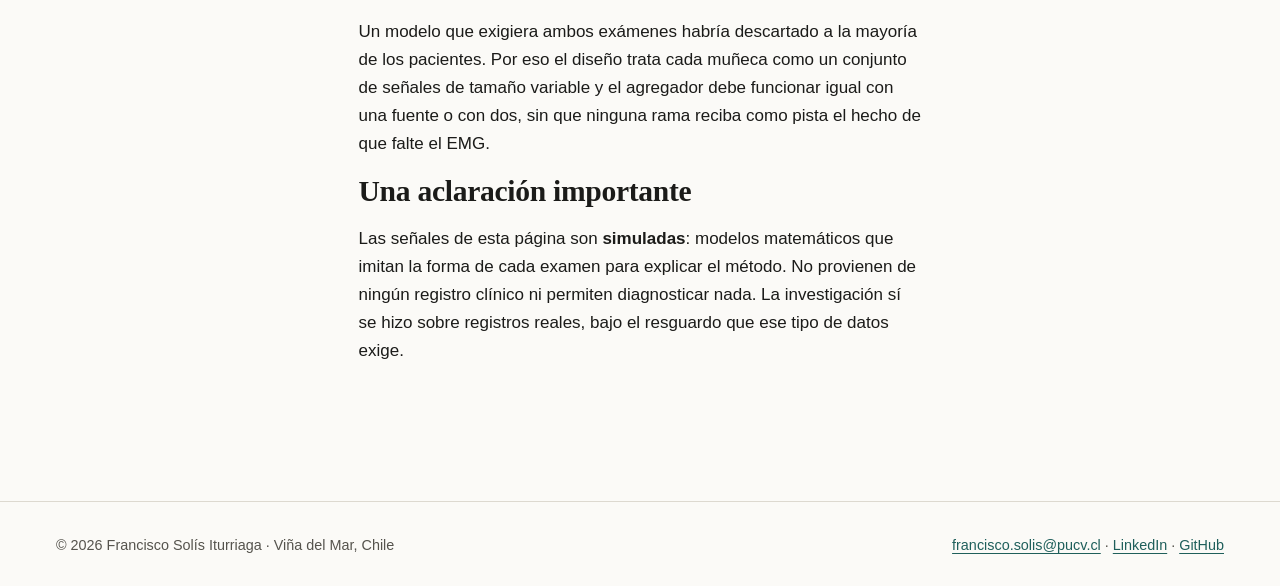
<file: laboratorio/senales.html>
<!DOCTYPE html><html lang="es"> <head><meta charset="utf-8"><meta name="viewport" content="width=device-width, initial-scale=1"><title>Laboratorio ilustrado · Francisco Solís Iturriaga</title><meta name="description" content="Cómo se convierte una señal biomédica en una imagen que una red neuronal puede leer. GASF, GADF, MTF, espectrograma y fusión rgb_gaf, calculados en vivo sobre señales ENG y EMG simuladas."><link rel="canonical" href="https://franciscosolisit.github.io/laboratorio/senales.html"><meta name="author" content="Francisco Solís Iturriaga"><meta name="color-scheme" content="light dark"><!-- El sitio es público por enlace, pero no se indexa. `noarchive` evita
         además que los buscadores guarden una copia en caché. --><meta name="robots" content="noindex, nofollow, noarchive"><meta property="og:type" content="website"><meta property="og:locale" content="es_CL"><meta property="og:site_name" content="Francisco Solís Iturriaga"><meta property="og:title" content="Laboratorio ilustrado · Francisco Solís Iturriaga"><meta property="og:description" content="Cómo se convierte una señal biomédica en una imagen que una red neuronal puede leer. GASF, GADF, MTF, espectrograma y fusión rgb_gaf, calculados en vivo sobre señales ENG y EMG simuladas."><meta property="og:url" content="https://franciscosolisit.github.io/laboratorio/senales.html"><!-- Las redes exigen la URL absoluta: una ruta relativa no se resuelve. --><meta property="og:image" content="https://franciscosolisit.github.io/imagenes/portada-social.png"><meta property="og:image:width" content="1200"><meta property="og:image:height" content="630"><meta property="og:image:alt" content="Cómo se convierte una señal biomédica en una imagen que una red neuronal puede leer. GASF, GADF, MTF, espectrograma y fusión rgb_gaf, calculados en vivo sobre señales ENG y EMG simuladas."><meta name="twitter:card" content="summary_large_image"><meta name="twitter:image" content="https://franciscosolisit.github.io/imagenes/portada-social.png"><link rel="icon" href="/favicon.svg" type="image/svg+xml"><script type="application/ld+json">{"@context":"https://schema.org","@type":"Person","name":"Francisco Solís Iturriaga","jobTitle":"Ingeniero Civil Industrial | Magíster en Ingeniería Industrial","email":"mailto:francisco.solis@pucv.cl","url":"https://franciscosolisit.github.io/","sameAs":["https://www.linkedin.com/in/francisco-solis-iturriaga","https://github.com/FranciscoSolisIt"],"address":{"@type":"PostalAddress","addressLocality":"Viña del Mar, Chile"},"alumniOf":{"@type":"CollegeOrUniversity","name":"Pontificia Universidad Católica de Valparaíso"}}</script><link rel="stylesheet" href="/_astro/contacto.BUWi0Ds9.css">
<style>.enc[data-astro-cid-ba2edty4]{display:grid;gap:1.75rem}.enc__aviso[data-astro-cid-ba2edty4]{border-left:3px solid var(--acento);background:var(--acento-suave);padding:.9rem 1.15rem;border-radius:0 var(--radio) var(--radio) 0;font-size:.95rem;max-width:var(--ancho-texto)}.enc__mandos[data-astro-cid-ba2edty4]{display:grid;gap:1.25rem;grid-template-columns:repeat(auto-fit,minmax(min(100%,19rem),1fr))}.enc__grupo[data-astro-cid-ba2edty4]{border:1px solid var(--borde);border-radius:var(--radio);padding:1rem 1.15rem 1.15rem;margin:0;display:grid;gap:.85rem;align-content:start}.enc__grupo[data-astro-cid-ba2edty4] legend[data-astro-cid-ba2edty4]{font-size:.78rem;text-transform:uppercase;letter-spacing:.09em;color:var(--tinta-3);font-weight:700;padding-inline:.4rem}.enc__segmentado[data-astro-cid-ba2edty4]{display:flex;flex-wrap:wrap;gap:.4rem}.enc__segmentado[data-astro-cid-ba2edty4] button[data-astro-cid-ba2edty4]{font:inherit;font-size:.85rem;padding:.45rem .8rem;border:1px solid var(--borde);border-radius:var(--radio);background:transparent;color:var(--tinta-2);cursor:pointer}.enc__segmentado[data-astro-cid-ba2edty4] button[data-astro-cid-ba2edty4]:hover{background:var(--papel-2)}.enc__segmentado[data-astro-cid-ba2edty4] button[data-astro-cid-ba2edty4][aria-pressed=true]{background:var(--acento);border-color:var(--acento);color:var(--papel);font-weight:600}.enc__ayuda[data-astro-cid-ba2edty4]{font-size:.85rem;color:var(--tinta-3);margin:0}.enc__mando[data-astro-cid-ba2edty4]{display:grid;gap:.3rem;font-size:.875rem}.enc__mando[data-astro-cid-ba2edty4] span[data-astro-cid-ba2edty4]{color:var(--tinta-2)}.enc__mando[data-astro-cid-ba2edty4] output[data-astro-cid-ba2edty4]{font-family:var(--fuente-mono);color:var(--acento)}.enc__mando[data-astro-cid-ba2edty4] input[data-astro-cid-ba2edty4]{accent-color:var(--acento);width:100%}.enc__nota[data-astro-cid-ba2edty4]{font-size:.78rem;line-height:1.5;color:var(--tinta-3);margin-top:.1rem}.enc__semilla[data-astro-cid-ba2edty4]{display:flex;flex-wrap:wrap;align-items:center;gap:.6rem .9rem}.enc__dado[data-astro-cid-ba2edty4]{padding:.4rem .9rem;font-size:.85rem}.enc__senal[data-astro-cid-ba2edty4]{margin:0;border:1px solid var(--borde);border-radius:var(--radio);padding:.75rem 1rem .9rem;background:var(--papel-2)}.enc__senal[data-astro-cid-ba2edty4] canvas[data-astro-cid-ba2edty4]{width:100%;height:200px;display:block}.enc__senal[data-astro-cid-ba2edty4] figcaption[data-astro-cid-ba2edty4]{font-size:.82rem;color:var(--tinta-3);margin-top:.5rem}.enc__rejilla[data-astro-cid-ba2edty4]{display:grid;gap:1rem;grid-template-columns:repeat(5,minmax(0,1fr));align-items:start}@media(max-width:64rem){.enc__rejilla[data-astro-cid-ba2edty4]{grid-template-columns:repeat(2,minmax(0,1fr))}}@media(max-width:34rem){.enc__rejilla[data-astro-cid-ba2edty4]{grid-template-columns:1fr}}.enc__ficha[data-astro-cid-ba2edty4]{display:grid;gap:.4rem;align-content:start}.enc__lienzo[data-astro-cid-ba2edty4]{position:relative;display:block;padding:0;border:1px solid var(--borde);border-radius:var(--radio);overflow:hidden;background:var(--papel-2);cursor:pointer;line-height:0}.enc__lienzo[data-astro-cid-ba2edty4]:hover{border-color:var(--acento)}.enc__lienzo[data-astro-cid-ba2edty4] canvas[data-astro-cid-ba2edty4]{width:100%;aspect-ratio:1;height:auto;display:block;image-rendering:auto}.enc__siglas[data-astro-cid-ba2edty4]{position:absolute;left:.5rem;bottom:.5rem;font-family:var(--fuente-mono);font-size:.72rem;letter-spacing:.05em;color:#fff;background:#0000008c;padding:.15rem .45rem;border-radius:.2rem;line-height:1.4}.enc__nombre[data-astro-cid-ba2edty4]{font-size:1rem;margin:.35rem 0 0}.enc__captura[data-astro-cid-ba2edty4]{font-size:.9rem;color:var(--tinta-2);margin:0}.enc__detalle[data-astro-cid-ba2edty4]{font-size:.875rem;color:var(--tinta-2);border-top:1px solid var(--borde);padding-top:.6rem;margin-top:.3rem;display:grid;gap:.5rem}.enc__limite[data-astro-cid-ba2edty4]{color:var(--tinta-3);margin:0}
</style></head> <body> <a class="saltar" href="#contenido">Saltar al contenido</a> <header class="cabecera"> <div class="contenedor cabecera__fila"> <a class="marca" href="/">Francisco Solís Iturriaga</a> <nav class="nav" aria-label="Navegación principal"> <a href="/"> Inicio </a><a href="/trayectoria"> Trayectoria </a><a href="/docencia"> Docencia </a><a href="/proyectos"> Proyectos </a><a href="/laboratorio" aria-current="page"> Laboratorio </a><a href="/cv"> CV </a><a href="/contacto"> Contacto </a> </nav> </div> </header> <main id="contenido">  <section class="seccion"> <div class="contenedor"> <p class="ojo"><a class="volver" href="/laboratorio">Laboratorio ilustrado</a></p> <h1>Cómo se ve una señal por dentro</h1> <p class="entradilla prosa">
Una red convolucional no sabe leer una serie de números, pero sí sabe mirar imágenes.
        El truco que está en el centro de su trabajo de graduación es reescribir la señal
        como imagen sin perder lo que importa. Aquí puedes hacerlo tú: mueve los
        controles y observa cómo cambia cada representación.
</p> </div> </section> <section class="seccion"> <div class="contenedor"> <section class="enc" data-enc data-astro-cid-ba2edty4> <div class="enc__aviso" data-astro-cid-ba2edty4> <strong data-astro-cid-ba2edty4>Todo lo que ves aquí es simulado.</strong> Son modelos paramétricos que reproducen
    la <em data-astro-cid-ba2edty4>forma</em> de un ENG y de un EMG con fines didácticos.
</div> <!-- Controles de la señal --> <div class="enc__mandos" data-astro-cid-ba2edty4> <fieldset class="enc__grupo" data-astro-cid-ba2edty4> <legend data-astro-cid-ba2edty4>Examen</legend> <!-- Botones con `aria-pressed`, no un `radiogroup`: un grupo de radios
           exige hijos con role="radio" y aria-checked, y anunciaría un estado
           que estos controles no tienen. --> <div class="enc__segmentado" role="group" aria-label="Tipo de examen" data-astro-cid-ba2edty4> <button type="button" data-tipo="eng" aria-pressed="true" data-astro-cid-ba2edty4>ENG | conducción nerviosa</button> <button type="button" data-tipo="emg" aria-pressed="false" data-astro-cid-ba2edty4>EMG | aguja</button> </div> <p class="enc__ayuda" data-ayuda-tipo data-astro-cid-ba2edty4></p> </fieldset> <fieldset class="enc__grupo" data-controles data-astro-cid-ba2edty4> <legend data-astro-cid-ba2edty4>Parámetros</legend> <label class="enc__mando" data-solo="eng" data-astro-cid-ba2edty4> <span data-astro-cid-ba2edty4>Latencia <output data-out="latenciaMs" data-astro-cid-ba2edty4>3,6</output> ms</span> <input type="range" data-param="latenciaMs" min="1" max="9" step="0.2" value="3.6" data-astro-cid-ba2edty4> <small class="enc__nota" data-astro-cid-ba2edty4>
Cuánto tarda el impulso en llegar. Se alarga cuando el nervio conduce más lento.
</small> </label> <label class="enc__mando" data-astro-cid-ba2edty4> <span data-astro-cid-ba2edty4>Amplitud <output data-out="amplitud" data-astro-cid-ba2edty4>1</output></span> <input type="range" data-param="amplitud" min="0.2" max="2.5" step="0.05" value="1" data-astro-cid-ba2edty4> <small class="enc__nota" data-solo="eng" data-astro-cid-ba2edty4>
Altura del pico. Refleja cuántas fibras del nervio están conduciendo: cae cuando
          se pierden axones. <strong data-astro-cid-ba2edty4>Fíjate en que las cinco imágenes de abajo no cambian</strong>,
          por más que muevas este control.
</small> <small class="enc__nota" data-solo="emg" data-astro-cid-ba2edty4>
Altura del trazado, según cuántas unidades motoras se reclutan.
<strong data-astro-cid-ba2edty4>Las imágenes de abajo tampoco cambian con ella.</strong> </small> </label> <label class="enc__mando" data-solo="eng" data-astro-cid-ba2edty4> <span data-astro-cid-ba2edty4>Dispersión temporal <output data-out="dispersion" data-astro-cid-ba2edty4>1</output>×</span> <input type="range" data-param="dispersion" min="0.6" max="2.5" step="0.05" value="1" data-astro-cid-ba2edty4> <small class="enc__nota" data-astro-cid-ba2edty4>
Ancho de la respuesta. Al desmielinizarse el nervio, sus fibras dejan de conducir a
          la misma velocidad y los potenciales llegan desincronizados, así que el complejo se
          alarga. En un registro real esto además baja la amplitud; aquí van separados para
          ver el efecto de cada uno.
</small> </label> <label class="enc__mando" data-solo="emg" data-astro-cid-ba2edty4> <span data-astro-cid-ba2edty4>Fatiga <output data-out="fatiga" data-astro-cid-ba2edty4>0,6</output></span> <input type="range" data-param="fatiga" min="0" max="1" step="0.05" value="0.6" data-astro-cid-ba2edty4> </label> <label class="enc__mando" data-solo="emg" data-astro-cid-ba2edty4> <span data-astro-cid-ba2edty4>Densidad de disparo <output data-out="densidad" data-astro-cid-ba2edty4>0,55</output></span> <input type="range" data-param="densidad" min="0.1" max="1" step="0.05" value="0.55" data-astro-cid-ba2edty4> </label> <label class="enc__mando" data-astro-cid-ba2edty4> <span data-astro-cid-ba2edty4>Ruido <output data-out="ruido" data-astro-cid-ba2edty4>0,02</output></span> <input type="range" data-param="ruido" min="0" max="0.3" step="0.01" value="0.02" data-astro-cid-ba2edty4> </label> <div class="enc__semilla" data-astro-cid-ba2edty4> <button class="boton boton--secundario enc__dado" type="button" data-semilla data-astro-cid-ba2edty4>
Otra señal
</button> <span class="enc__ayuda" data-astro-cid-ba2edty4>Cambia la semilla del generador</span> </div> </fieldset> </div> <!-- La señal cruda --> <figure class="enc__senal" data-astro-cid-ba2edty4> <canvas data-canvas-senal width="900" height="200" role="img" aria-label="Trazado de la señal simulada" data-astro-cid-ba2edty4></canvas> <figcaption data-pie-senal data-astro-cid-ba2edty4>200 puntos.</figcaption> </figure> <!-- Los encodings --> <div class="enc__rejilla" data-astro-cid-ba2edty4> <article class="enc__ficha" data-ficha="gasf" data-astro-cid-ba2edty4> <button class="enc__lienzo" type="button" data-abrir="gasf" aria-expanded="false" aria-controls="detalle-gasf" data-astro-cid-ba2edty4> <canvas data-canvas="gasf" width="200" height="200" role="img" aria-label="Representación GASF de la señal" data-astro-cid-ba2edty4></canvas> <span class="enc__siglas" data-astro-cid-ba2edty4>GASF</span> </button> <h3 class="enc__nombre" data-astro-cid-ba2edty4>Gramian Angular Summation Field</h3> <p class="enc__captura" data-astro-cid-ba2edty4>La correlación entre cada par de instantes.</p> <div class="enc__detalle" id="detalle-gasf" hidden data-astro-cid-ba2edty4> <p data-astro-cid-ba2edty4>Convierte la señal a coordenadas polares y compara todos los instantes entre sí: la celda de la fila i y la columna j resume qué tan parecidos son el instante i y el j. Así una dependencia lejana en el tiempo queda como un píxel vecino, que es justo lo que una red convolucional sabe detectar.</p> <p class="enc__limite" data-astro-cid-ba2edty4><strong data-astro-cid-ba2edty4>Su límite:</strong> Es simétrica, así que no distingue si el cambio va de i a j o al revés: para eso está GADF.</p> </div> </article><article class="enc__ficha" data-ficha="gadf" data-astro-cid-ba2edty4> <button class="enc__lienzo" type="button" data-abrir="gadf" aria-expanded="false" aria-controls="detalle-gadf" data-astro-cid-ba2edty4> <canvas data-canvas="gadf" width="200" height="200" role="img" aria-label="Representación GADF de la señal" data-astro-cid-ba2edty4></canvas> <span class="enc__siglas" data-astro-cid-ba2edty4>GADF</span> </button> <h3 class="enc__nombre" data-astro-cid-ba2edty4>Gramian Angular Difference Field</h3> <p class="enc__captura" data-astro-cid-ba2edty4>La dirección del cambio entre instantes.</p> <div class="enc__detalle" id="detalle-gadf" hidden data-astro-cid-ba2edty4> <p data-astro-cid-ba2edty4>Misma idea que GASF, pero con la diferencia de ángulos en vez de la suma. El resultado es antisimétrico: subir de i a j y bajar de j a i dejan la misma huella con signo opuesto. Resalta pendientes y transiciones más que niveles.</p> <p class="enc__limite" data-astro-cid-ba2edty4><strong data-astro-cid-ba2edty4>Su límite:</strong> Su diagonal es siempre cero: no dice nada sobre el valor absoluto de la señal en cada punto.</p> </div> </article><article class="enc__ficha" data-ficha="mtf" data-astro-cid-ba2edty4> <button class="enc__lienzo" type="button" data-abrir="mtf" aria-expanded="false" aria-controls="detalle-mtf" data-astro-cid-ba2edty4> <canvas data-canvas="mtf" width="200" height="200" role="img" aria-label="Representación MTF de la señal" data-astro-cid-ba2edty4></canvas> <span class="enc__siglas" data-astro-cid-ba2edty4>MTF</span> </button> <h3 class="enc__nombre" data-astro-cid-ba2edty4>Markov Transition Field</h3> <p class="enc__captura" data-astro-cid-ba2edty4>Qué tan probable es pasar de un nivel a otro.</p> <div class="enc__detalle" id="detalle-mtf" hidden data-astro-cid-ba2edty4> <p data-astro-cid-ba2edty4>Reparte la señal en niveles y cuenta con qué frecuencia pasa de uno a otro. Cada celda es la probabilidad de esa transición. No mira la forma puntual sino la dinámica: qué movimientos son típicos en esta señal y cuáles son raros.</p> <p class="enc__limite" data-astro-cid-ba2edty4><strong data-astro-cid-ba2edty4>Su límite:</strong> Al discretizar en niveles pierde el detalle fino de la amplitud, y el resultado depende de cuántos niveles se elijan.</p> </div> </article><article class="enc__ficha" data-ficha="espectrograma" data-astro-cid-ba2edty4> <button class="enc__lienzo" type="button" data-abrir="espectrograma" aria-expanded="false" aria-controls="detalle-espectrograma" data-astro-cid-ba2edty4> <canvas data-canvas="espectrograma" width="200" height="200" role="img" aria-label="Representación STFT de la señal" data-astro-cid-ba2edty4></canvas> <span class="enc__siglas" data-astro-cid-ba2edty4>STFT</span> </button> <h3 class="enc__nombre" data-astro-cid-ba2edty4>Espectrograma</h3> <p class="enc__captura" data-astro-cid-ba2edty4>Qué frecuencias aparecen y en qué momento.</p> <div class="enc__detalle" id="detalle-espectrograma" hidden data-astro-cid-ba2edty4> <p data-astro-cid-ba2edty4>Corta la señal en ventanas y calcula el contenido de frecuencia de cada una. El eje horizontal es tiempo y el vertical, frecuencia. Es el único de los cinco que responde directamente &quot;cuándo ocurrió qué frecuencia&quot;, y por eso deja ver el descenso característico de la fatiga muscular.</p> <p class="enc__limite" data-astro-cid-ba2edty4><strong data-astro-cid-ba2edty4>Su límite:</strong> Descarta la fase, y obliga a elegir entre resolución en tiempo o en frecuencia: ventanas cortas ubican bien el instante pero difuminan la frecuencia, y al revés.</p> </div> </article><article class="enc__ficha" data-ficha="rgb_gaf" data-astro-cid-ba2edty4> <button class="enc__lienzo" type="button" data-abrir="rgb_gaf" aria-expanded="false" aria-controls="detalle-rgb_gaf" data-astro-cid-ba2edty4> <canvas data-canvas="rgb_gaf" width="200" height="200" role="img" aria-label="Representación RGB de la señal" data-astro-cid-ba2edty4></canvas> <span class="enc__siglas" data-astro-cid-ba2edty4>RGB</span> </button> <h3 class="enc__nombre" data-astro-cid-ba2edty4>Fusión rgb_gaf</h3> <p class="enc__captura" data-astro-cid-ba2edty4>Las tres vistas anteriores en una sola imagen.</p> <div class="enc__detalle" id="detalle-rgb_gaf" hidden data-astro-cid-ba2edty4> <p data-astro-cid-ba2edty4>Apila las tres representaciones en una sola imagen, cada una ocupando un color del espectro: GASF va en el canal rojo, GADF en el verde y MTF en el azul. Lo que ves no son tres imágenes juntas sino una sola, donde el color de cada píxel mezcla las tres lecturas. La red recibe correlación, dirección y dinámica a la vez, con el mismo costo que una imagen a color normal. Es la representación que mejor rindió en las ramas del modelo.</p> <p class="enc__limite" data-astro-cid-ba2edty4><strong data-astro-cid-ba2edty4>Su límite:</strong> Mezcla tres escalas distintas en un solo cuadro: gana la red, pero se vuelve más difícil de leer a ojo que cada canal por separado.</p> </div> </article> </div> </section> <script type="module" src="/_astro/Encodings.astro_astro_type_script_index_0_lang.CYqyVC-k.js"></script>  </div> </section> <section class="seccion"> <div class="contenedor prosa"> <h2>Por qué convertir una señal en imagen</h2> <p>
Una serie temporal se lee de izquierda a derecha, y las relaciones entre instantes
        lejanos quedan a mucha distancia entre sí. Una red convolucional, en cambio, es experta
        en detectar patrones <em>locales</em>: mira vecindarios pequeños de píxeles.
</p> <p>
Los encodings de tipo Gramian resuelven ese desencuentro comparando cada instante con
        todos los demás y guardando el resultado en una matriz. Lo que estaba lejos en el tiempo
        queda contiguo en la imagen, y entonces la red puede verlo.
</p> <h2>Qué es cada examen</h2> <p>
La <strong>electroneurografía (ENG)</strong> mide cómo viaja un impulso por un nervio:
        se estimula en un punto y se registra la respuesta en otro. El trazado es una respuesta
        evocada, con una latencia y una deflexión bien definidas.
</p> <p>
La <strong>electromiografía (EMG) de aguja</strong> registra la actividad eléctrica del
        músculo. No hay una única deflexión sino un patrón continuo de disparos, cuyo contenido
        de frecuencia desciende a medida que el músculo se fatiga.
</p> <h2>Lo que estas representaciones no ven</h2> <p>
Mueve el control de <em>amplitud</em> y observa las cinco imágenes: no cambian. No es
        un fallo de la página, es una propiedad de los encodings. Todos empiezan normalizando
        la señal con su propio mínimo y máximo, así que multiplicar el trazado por una
        constante se cancela en el primer paso. El espectrograma parece la excepción, pero
        no lo es: en decibelios el cambio es un desplazamiento constante de 20·log₁₀(k), que
        vuelve a desaparecer al normalizar la imagen para dibujarla.
</p> <p>
Conviene tenerlo presente, porque <strong>la amplitud es un parámetro clínico de
        primer orden</strong>: cuando cae, indica pérdida de axones. Una red alimentada solo
        con estas imágenes no puede verla. Si esa información importa, tiene que entrar al
        modelo por otra vía, como una variable aparte junto a la imagen o una normalización
        común a todas las señales en lugar de una por señal.
</p> <p>
Es un buen recordatorio de que elegir una representación no es solo elegir qué se
        ve mejor, sino decidir qué información se conserva y cuál se descarta.
</p> <h2>Dos exámenes que se complementan</h2> <p>
El ENG y el EMG no compiten: miden cosas distintas y se leen juntos. El ENG evalúa
        cómo viaja el impulso por el nervio; el EMG evalúa qué está pasando en el músculo que
        ese nervio inerva. Un hallazgo en uno cobra sentido a la luz del otro.
</p> <p>
Y aquí aparece la particularidad que condicionó todo el modelo: <strong>no todos los
        pacientes tienen ambos exámenes</strong>. El estudio de conducción se realiza siempre,
        pero la electromiografía de aguja es invasiva y solo se indica cuando el caso lo
        justifica. En la cohorte del trabajo de graduación, algo menos de la mitad de las
        muñecas tenían registro de aguja.
</p> <p>
Un modelo que exigiera ambos exámenes habría descartado a la mayoría de los pacientes.
        Por eso el diseño trata cada muñeca como un conjunto de señales de tamaño variable y
        el agregador debe funcionar igual con una fuente o con dos, sin que ninguna rama
        reciba como pista el hecho de que falte el EMG.
</p> <h2>Una aclaración importante</h2> <p>
Las señales de esta página son <strong>simuladas</strong>: modelos matemáticos que
        imitan la forma de cada examen para explicar el método. No provienen de ningún registro
        clínico ni permiten diagnosticar nada. La investigación sí se hizo sobre
        registros reales, bajo el resguardo que ese tipo de datos exige.
</p> </div> </section>  </main> <footer class="pie"> <div class="contenedor pie__fila"> <span>© 2026 Francisco Solís Iturriaga · Viña del Mar, Chile</span> <span> <a href="mailto:francisco.solis@pucv.cl">francisco.solis@pucv.cl</a>  ·  <a href="https://www.linkedin.com/in/francisco-solis-iturriaga" rel="me noopener">LinkedIn</a>  · <a href="https://github.com/FranciscoSolisIt" rel="me noopener">GitHub</a>  </span> </div> </footer> </body></html>
</file>
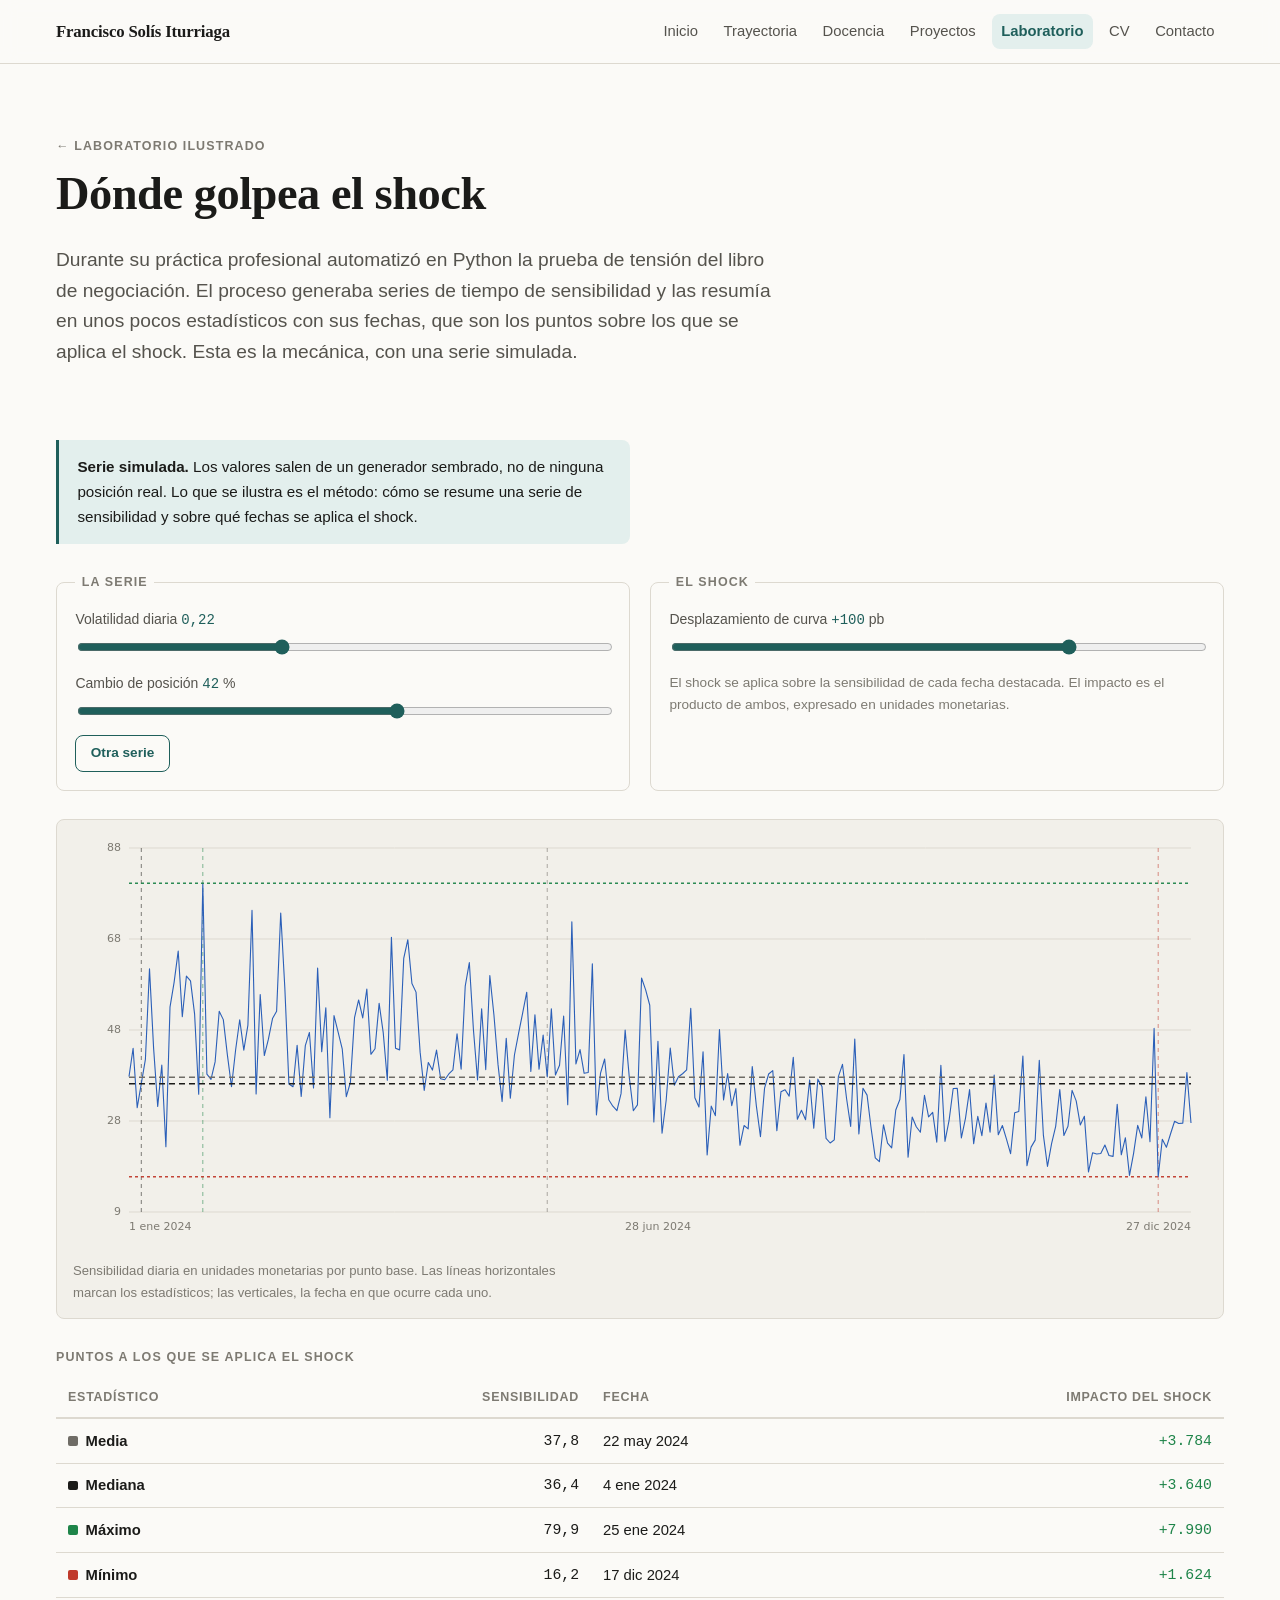
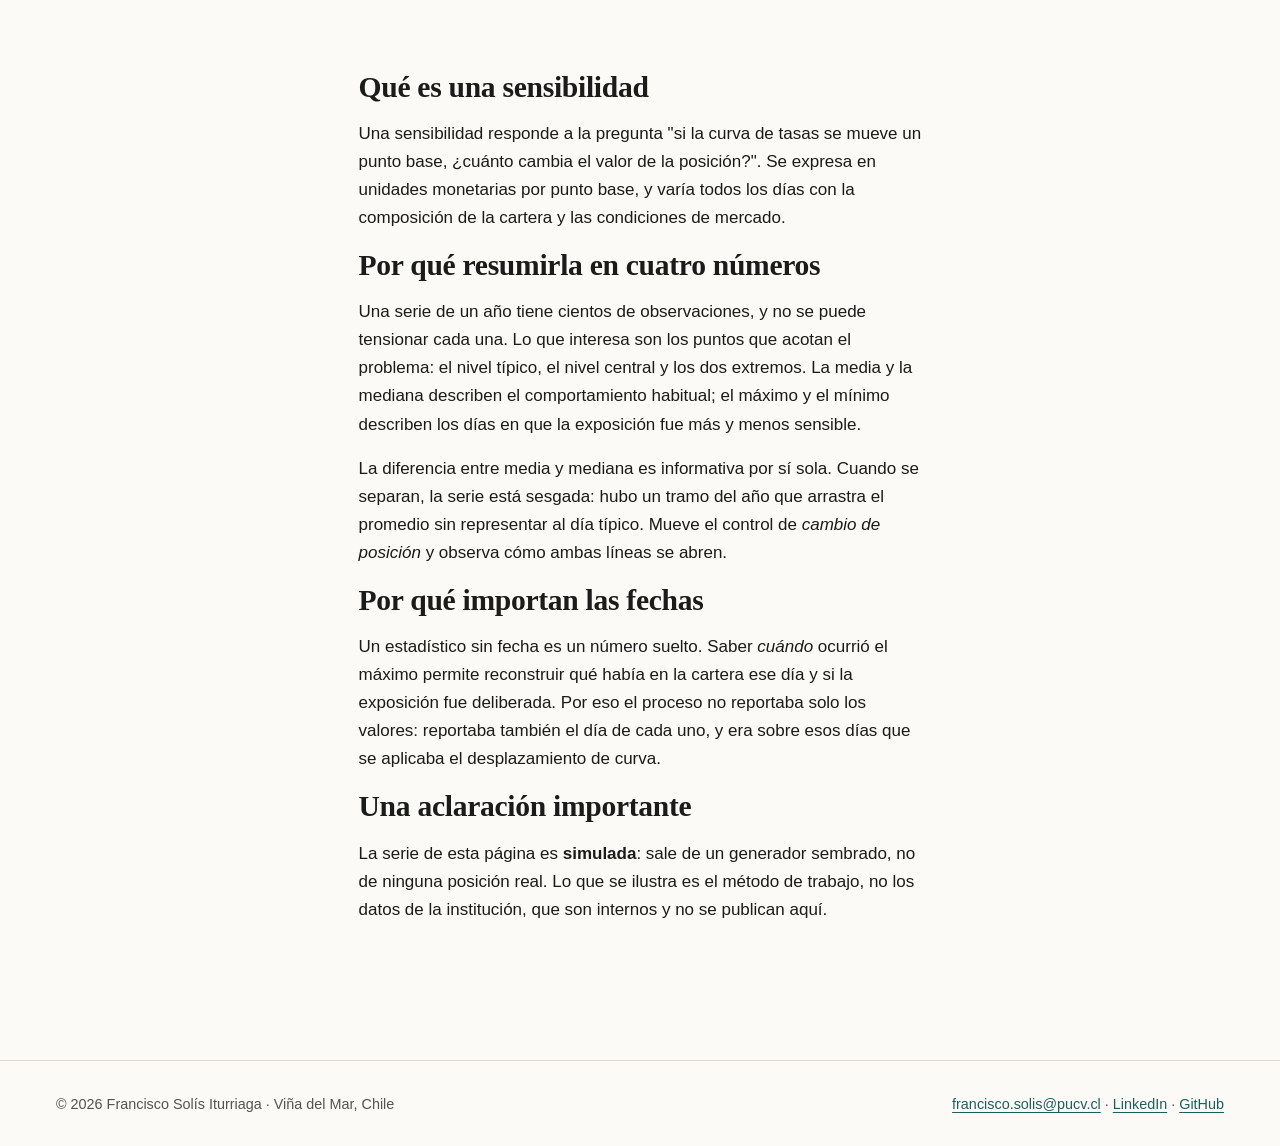
<file: laboratorio/sensibilidades.html>
<!DOCTYPE html><html lang="es"> <head><meta charset="utf-8"><meta name="viewport" content="width=device-width, initial-scale=1"><title>Prueba de tensión sobre sensibilidades · Francisco Solís Iturriaga</title><meta name="description" content="Cómo se resume una serie diaria de sensibilidad y sobre qué fechas se aplica el shock: media, mediana, máximo y mínimo, con su impacto ante un desplazamiento de curva."><link rel="canonical" href="https://franciscosolisit.github.io/laboratorio/sensibilidades.html"><meta name="author" content="Francisco Solís Iturriaga"><meta name="color-scheme" content="light dark"><!-- El sitio es público por enlace, pero no se indexa. `noarchive` evita
         además que los buscadores guarden una copia en caché. --><meta name="robots" content="noindex, nofollow, noarchive"><meta property="og:type" content="website"><meta property="og:locale" content="es_CL"><meta property="og:site_name" content="Francisco Solís Iturriaga"><meta property="og:title" content="Prueba de tensión sobre sensibilidades · Francisco Solís Iturriaga"><meta property="og:description" content="Cómo se resume una serie diaria de sensibilidad y sobre qué fechas se aplica el shock: media, mediana, máximo y mínimo, con su impacto ante un desplazamiento de curva."><meta property="og:url" content="https://franciscosolisit.github.io/laboratorio/sensibilidades.html"><!-- Las redes exigen la URL absoluta: una ruta relativa no se resuelve. --><meta property="og:image" content="https://franciscosolisit.github.io/imagenes/portada-social.png"><meta property="og:image:width" content="1200"><meta property="og:image:height" content="630"><meta property="og:image:alt" content="Cómo se resume una serie diaria de sensibilidad y sobre qué fechas se aplica el shock: media, mediana, máximo y mínimo, con su impacto ante un desplazamiento de curva."><meta name="twitter:card" content="summary_large_image"><meta name="twitter:image" content="https://franciscosolisit.github.io/imagenes/portada-social.png"><link rel="icon" href="/favicon.svg" type="image/svg+xml"><script type="application/ld+json">{"@context":"https://schema.org","@type":"Person","name":"Francisco Solís Iturriaga","jobTitle":"Ingeniero Civil Industrial | Magíster en Ingeniería Industrial","email":"mailto:francisco.solis@pucv.cl","url":"https://franciscosolisit.github.io/","sameAs":["https://www.linkedin.com/in/francisco-solis-iturriaga","https://github.com/FranciscoSolisIt"],"address":{"@type":"PostalAddress","addressLocality":"Viña del Mar, Chile"},"alumniOf":{"@type":"CollegeOrUniversity","name":"Pontificia Universidad Católica de Valparaíso"}}</script><link rel="stylesheet" href="/_astro/contacto.BUWi0Ds9.css">
<style>.sen__tabla tbody th,.sen__tabla tbody td{text-align:left;padding:.6rem .75rem;border-bottom:1px solid var(--borde)}.sen__tabla tbody th{font-weight:600}.sen__tabla tbody .num{text-align:right;font-family:var(--fuente-mono)}.sen__tabla tbody .pos{color:var(--stat-max)}.sen__tabla tbody .neg{color:var(--stat-min)}.sen__tabla .sen__punto{display:inline-block;width:.6rem;height:.6rem;border-radius:2px;margin-right:.5rem}.sen[data-astro-cid-r5ct35pm]{display:grid;gap:1.75rem}.sen__aviso[data-astro-cid-r5ct35pm]{border-left:3px solid var(--acento);background:var(--acento-suave);padding:.9rem 1.15rem;border-radius:0 var(--radio) var(--radio) 0;font-size:.95rem;max-width:var(--ancho-texto)}.sen__mandos[data-astro-cid-r5ct35pm]{display:grid;gap:1.25rem;grid-template-columns:repeat(auto-fit,minmax(min(100%,19rem),1fr))}.sen__grupo[data-astro-cid-r5ct35pm]{border:1px solid var(--borde);border-radius:var(--radio);padding:1rem 1.15rem 1.15rem;margin:0;display:grid;gap:.9rem;align-content:start}.sen__grupo[data-astro-cid-r5ct35pm] legend[data-astro-cid-r5ct35pm]{font-size:.78rem;text-transform:uppercase;letter-spacing:.09em;color:var(--tinta-3);font-weight:700;padding-inline:.4rem}.sen__mando[data-astro-cid-r5ct35pm]{display:grid;gap:.3rem;font-size:.875rem}.sen__mando[data-astro-cid-r5ct35pm] span[data-astro-cid-r5ct35pm]{color:var(--tinta-2)}.sen__mando[data-astro-cid-r5ct35pm] output[data-astro-cid-r5ct35pm]{font-family:var(--fuente-mono);color:var(--acento)}.sen__mando[data-astro-cid-r5ct35pm] input[data-astro-cid-r5ct35pm]{accent-color:var(--acento);width:100%}.sen__dado[data-astro-cid-r5ct35pm]{justify-self:start;padding:.4rem .9rem;font-size:.85rem}.sen__ayuda[data-astro-cid-r5ct35pm]{font-size:.85rem;color:var(--tinta-3);margin:0}.sen__grafico[data-astro-cid-r5ct35pm]{margin:0;border:1px solid var(--borde);border-radius:var(--radio);padding:.75rem 1rem .9rem;background:var(--papel-2)}.sen__grafico[data-astro-cid-r5ct35pm] canvas[data-astro-cid-r5ct35pm]{width:100%;height:420px;display:block}.sen__grafico[data-astro-cid-r5ct35pm] figcaption[data-astro-cid-r5ct35pm]{font-size:.82rem;color:var(--tinta-3);margin-top:.5rem;max-width:var(--ancho-texto)}.sen__tabla-caja[data-astro-cid-r5ct35pm]{overflow-x:auto}.sen__tabla[data-astro-cid-r5ct35pm]{border-collapse:collapse;width:100%;min-width:34rem;font-size:.925rem}.sen__caption[data-astro-cid-r5ct35pm]{text-align:left;font-size:.78rem;text-transform:uppercase;letter-spacing:.09em;color:var(--tinta-3);font-weight:700;padding-bottom:.6rem}.sen__tabla[data-astro-cid-r5ct35pm] thead[data-astro-cid-r5ct35pm] th[data-astro-cid-r5ct35pm]{text-align:left;padding:.6rem .75rem;border-bottom:2px solid var(--borde);font-size:.78rem;text-transform:uppercase;letter-spacing:.06em;color:var(--tinta-3)}.sen__tabla[data-astro-cid-r5ct35pm] thead[data-astro-cid-r5ct35pm] .num[data-astro-cid-r5ct35pm]{text-align:right}
</style></head> <body> <a class="saltar" href="#contenido">Saltar al contenido</a> <header class="cabecera"> <div class="contenedor cabecera__fila"> <a class="marca" href="/">Francisco Solís Iturriaga</a> <nav class="nav" aria-label="Navegación principal"> <a href="/"> Inicio </a><a href="/trayectoria"> Trayectoria </a><a href="/docencia"> Docencia </a><a href="/proyectos"> Proyectos </a><a href="/laboratorio" aria-current="page"> Laboratorio </a><a href="/cv"> CV </a><a href="/contacto"> Contacto </a> </nav> </div> </header> <main id="contenido">  <section class="seccion"> <div class="contenedor"> <p class="ojo"><a class="volver" href="/laboratorio">Laboratorio ilustrado</a></p> <h1>Dónde golpea el shock</h1> <p class="entradilla prosa">
Durante su práctica profesional automatizó en Python la prueba de tensión del libro
        de negociación. El proceso generaba series de tiempo de sensibilidad y las
        resumía en unos pocos estadísticos con sus fechas, que son los puntos sobre los que se
        aplica el shock. Esta es la mecánica, con una serie simulada.
</p> </div> </section> <section class="seccion"> <div class="contenedor"> <section class="sen" data-sen data-astro-cid-r5ct35pm> <div class="sen__aviso" data-astro-cid-r5ct35pm> <strong data-astro-cid-r5ct35pm>Serie simulada.</strong> Los valores salen de un generador sembrado, no de
    ninguna posición real. Lo que se ilustra es el método: cómo se resume una serie de
    sensibilidad y sobre qué fechas se aplica el shock.
</div> <div class="sen__mandos" data-astro-cid-r5ct35pm> <fieldset class="sen__grupo" data-astro-cid-r5ct35pm> <legend data-astro-cid-r5ct35pm>La serie</legend> <label class="sen__mando" data-astro-cid-r5ct35pm> <span data-astro-cid-r5ct35pm>Volatilidad diaria <output data-out="volatilidad" data-astro-cid-r5ct35pm>0,22</output></span> <input type="range" data-param="volatilidad" min="0.05" max="0.5" step="0.01" value="0.22" data-astro-cid-r5ct35pm> </label> <label class="sen__mando" data-astro-cid-r5ct35pm> <span data-astro-cid-r5ct35pm>Cambio de posición <output data-out="quiebre" data-astro-cid-r5ct35pm>42</output> %</span> <input type="range" data-param="quiebre" min="0" max="0.7" step="0.02" value="0.42" data-astro-cid-r5ct35pm> </label> <button class="boton boton--secundario sen__dado" type="button" data-semilla data-astro-cid-r5ct35pm>
Otra serie
</button> </fieldset> <fieldset class="sen__grupo" data-astro-cid-r5ct35pm> <legend data-astro-cid-r5ct35pm>El shock</legend> <label class="sen__mando" data-astro-cid-r5ct35pm> <span data-astro-cid-r5ct35pm>Desplazamiento de curva <output data-out="shock" data-astro-cid-r5ct35pm>+100</output> pb</span> <input type="range" data-param="shock" min="-200" max="200" step="5" value="100" data-astro-cid-r5ct35pm> </label> <p class="sen__ayuda" data-astro-cid-r5ct35pm>
El shock se aplica sobre la sensibilidad de cada fecha destacada. El impacto es el
        producto de ambos, expresado en unidades monetarias.
</p> </fieldset> </div> <figure class="sen__grafico" data-astro-cid-r5ct35pm> <canvas data-canvas width="1000" height="420" role="img" aria-label="Serie temporal de sensibilidad con sus estadísticos destacados" data-astro-cid-r5ct35pm></canvas> <figcaption data-astro-cid-r5ct35pm>
Sensibilidad diaria en unidades monetarias por punto base. Las líneas horizontales
      marcan los estadísticos; las verticales, la fecha en que ocurre cada uno.
</figcaption> </figure> <div class="sen__tabla-caja" data-astro-cid-r5ct35pm> <table class="sen__tabla" data-astro-cid-r5ct35pm> <caption class="sen__caption" data-astro-cid-r5ct35pm>
Puntos a los que se aplica el shock
</caption> <thead data-astro-cid-r5ct35pm> <tr data-astro-cid-r5ct35pm> <th scope="col" data-astro-cid-r5ct35pm>Estadístico</th> <th scope="col" class="num" data-astro-cid-r5ct35pm>Sensibilidad</th> <th scope="col" data-astro-cid-r5ct35pm>Fecha</th> <th scope="col" class="num" data-astro-cid-r5ct35pm>Impacto del shock</th> </tr> </thead> <tbody data-cuerpo data-astro-cid-r5ct35pm></tbody> </table> </div> </section> <script type="module" src="/_astro/Sensibilidad.astro_astro_type_script_index_0_lang.BzS_cpdj.js"></script>  <!--
  Las filas del cuerpo se crean desde JavaScript, y Astro solo aplica los
  estilos con ámbito a los elementos que existen en la plantilla. Estas reglas
  van globales a propósito, acotadas bajo `.sen__tabla` para no filtrarse.
-->  </div> </section> <section class="seccion"> <div class="contenedor prosa"> <h2>Qué es una sensibilidad</h2> <p>
Una sensibilidad responde a la pregunta "si la curva de tasas se mueve un punto base,
        ¿cuánto cambia el valor de la posición?". Se expresa en unidades monetarias por punto
        base, y varía todos los días con la composición de la cartera y las condiciones de
        mercado.
</p> <h2>Por qué resumirla en cuatro números</h2> <p>
Una serie de un año tiene cientos de observaciones, y no se puede tensionar cada una.
        Lo que interesa son los puntos que acotan el problema: el nivel típico, el nivel
        central y los dos extremos. La media y la mediana describen el comportamiento
        habitual; el máximo y el mínimo describen los días en que la exposición fue más y
        menos sensible.
</p> <p>
La diferencia entre media y mediana es informativa por sí sola. Cuando se separan, la
        serie está sesgada: hubo un tramo del año que arrastra el promedio sin representar al
        día típico. Mueve el control de <em>cambio de posición</em> y observa cómo ambas
        líneas se abren.
</p> <h2>Por qué importan las fechas</h2> <p>
Un estadístico sin fecha es un número suelto. Saber <em>cuándo</em> ocurrió el máximo
        permite reconstruir qué había en la cartera ese día y si la exposición fue deliberada.
        Por eso el proceso no reportaba solo los valores: reportaba también el día de cada
        uno, y era sobre esos días que se aplicaba el desplazamiento de curva.
</p> <h2>Una aclaración importante</h2> <p>
La serie de esta página es <strong>simulada</strong>: sale de un generador sembrado,
        no de ninguna posición real. Lo que se ilustra es el método de trabajo, no los datos
        de la institución, que son internos y no se publican aquí.
</p> </div> </section>  </main> <footer class="pie"> <div class="contenedor pie__fila"> <span>© 2026 Francisco Solís Iturriaga · Viña del Mar, Chile</span> <span> <a href="mailto:francisco.solis@pucv.cl">francisco.solis@pucv.cl</a>  ·  <a href="https://www.linkedin.com/in/francisco-solis-iturriaga" rel="me noopener">LinkedIn</a>  · <a href="https://github.com/FranciscoSolisIt" rel="me noopener">GitHub</a>  </span> </div> </footer> </body></html>
</file>
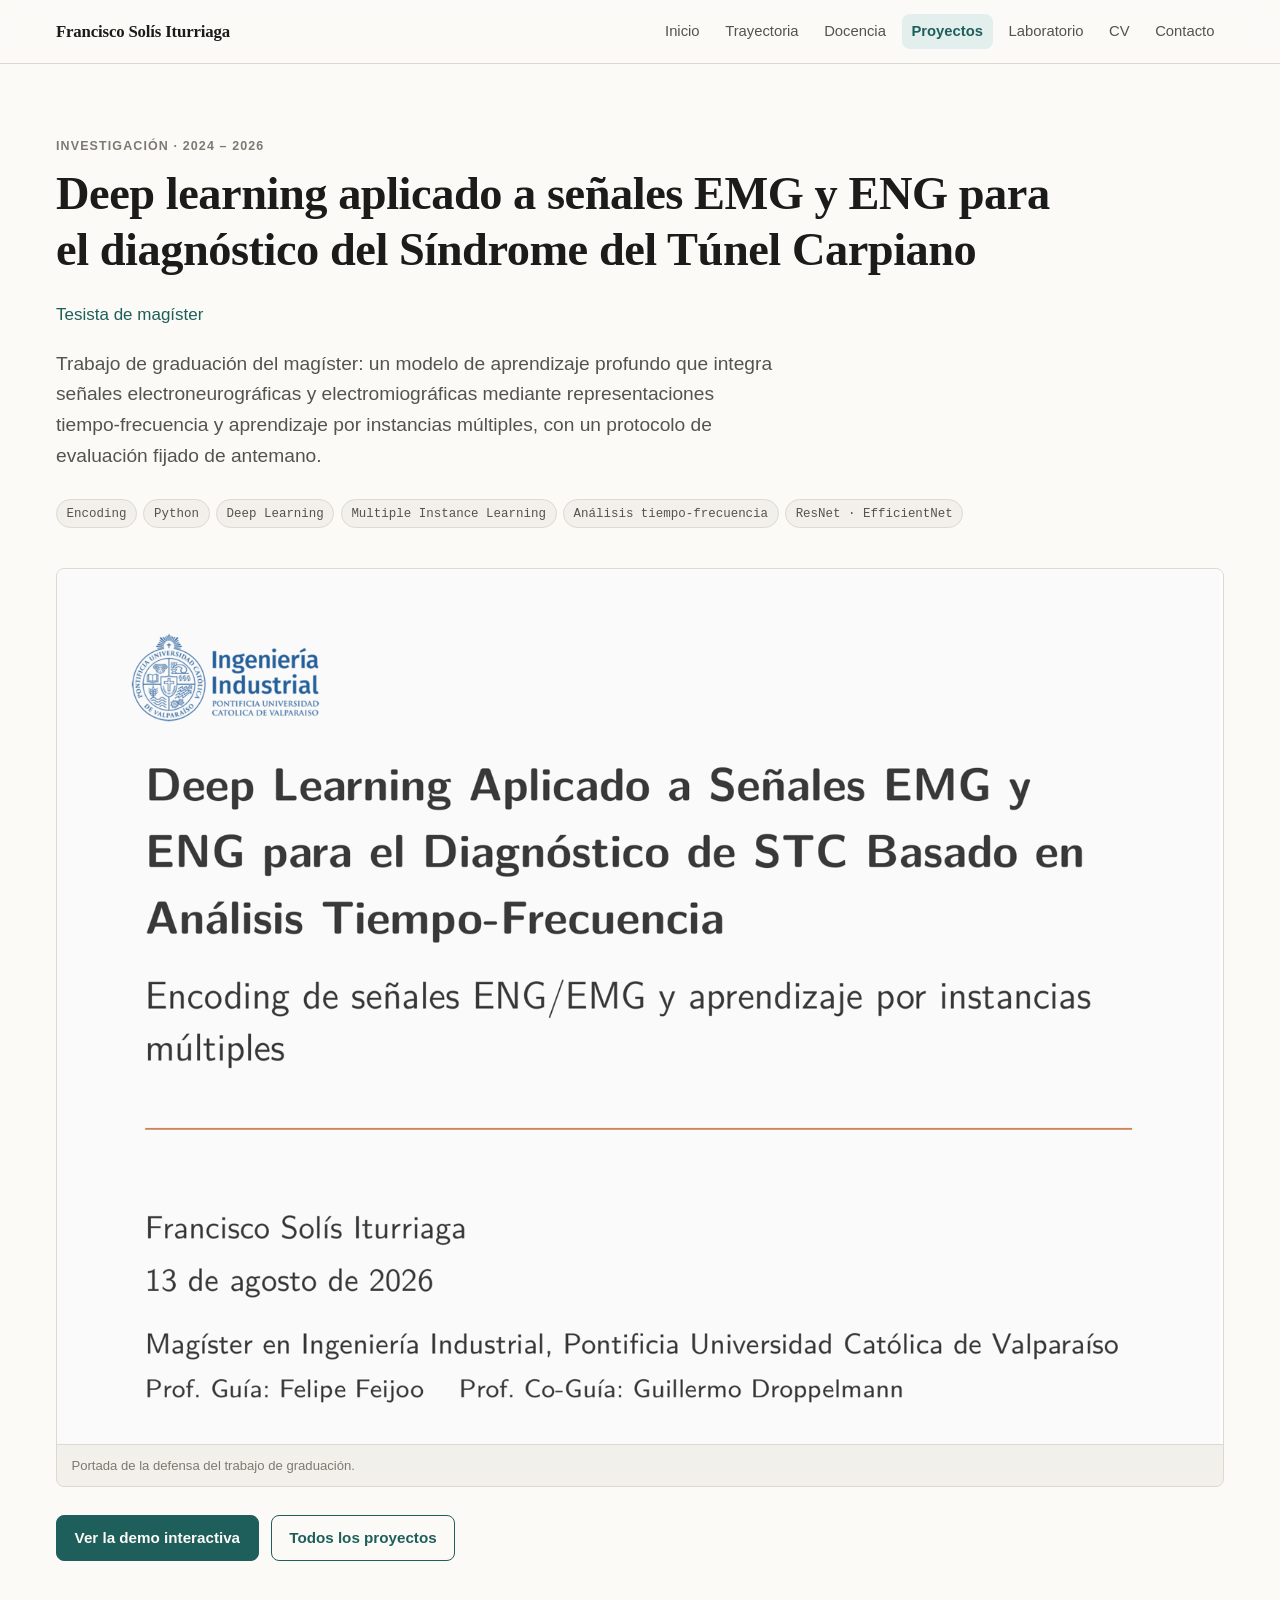
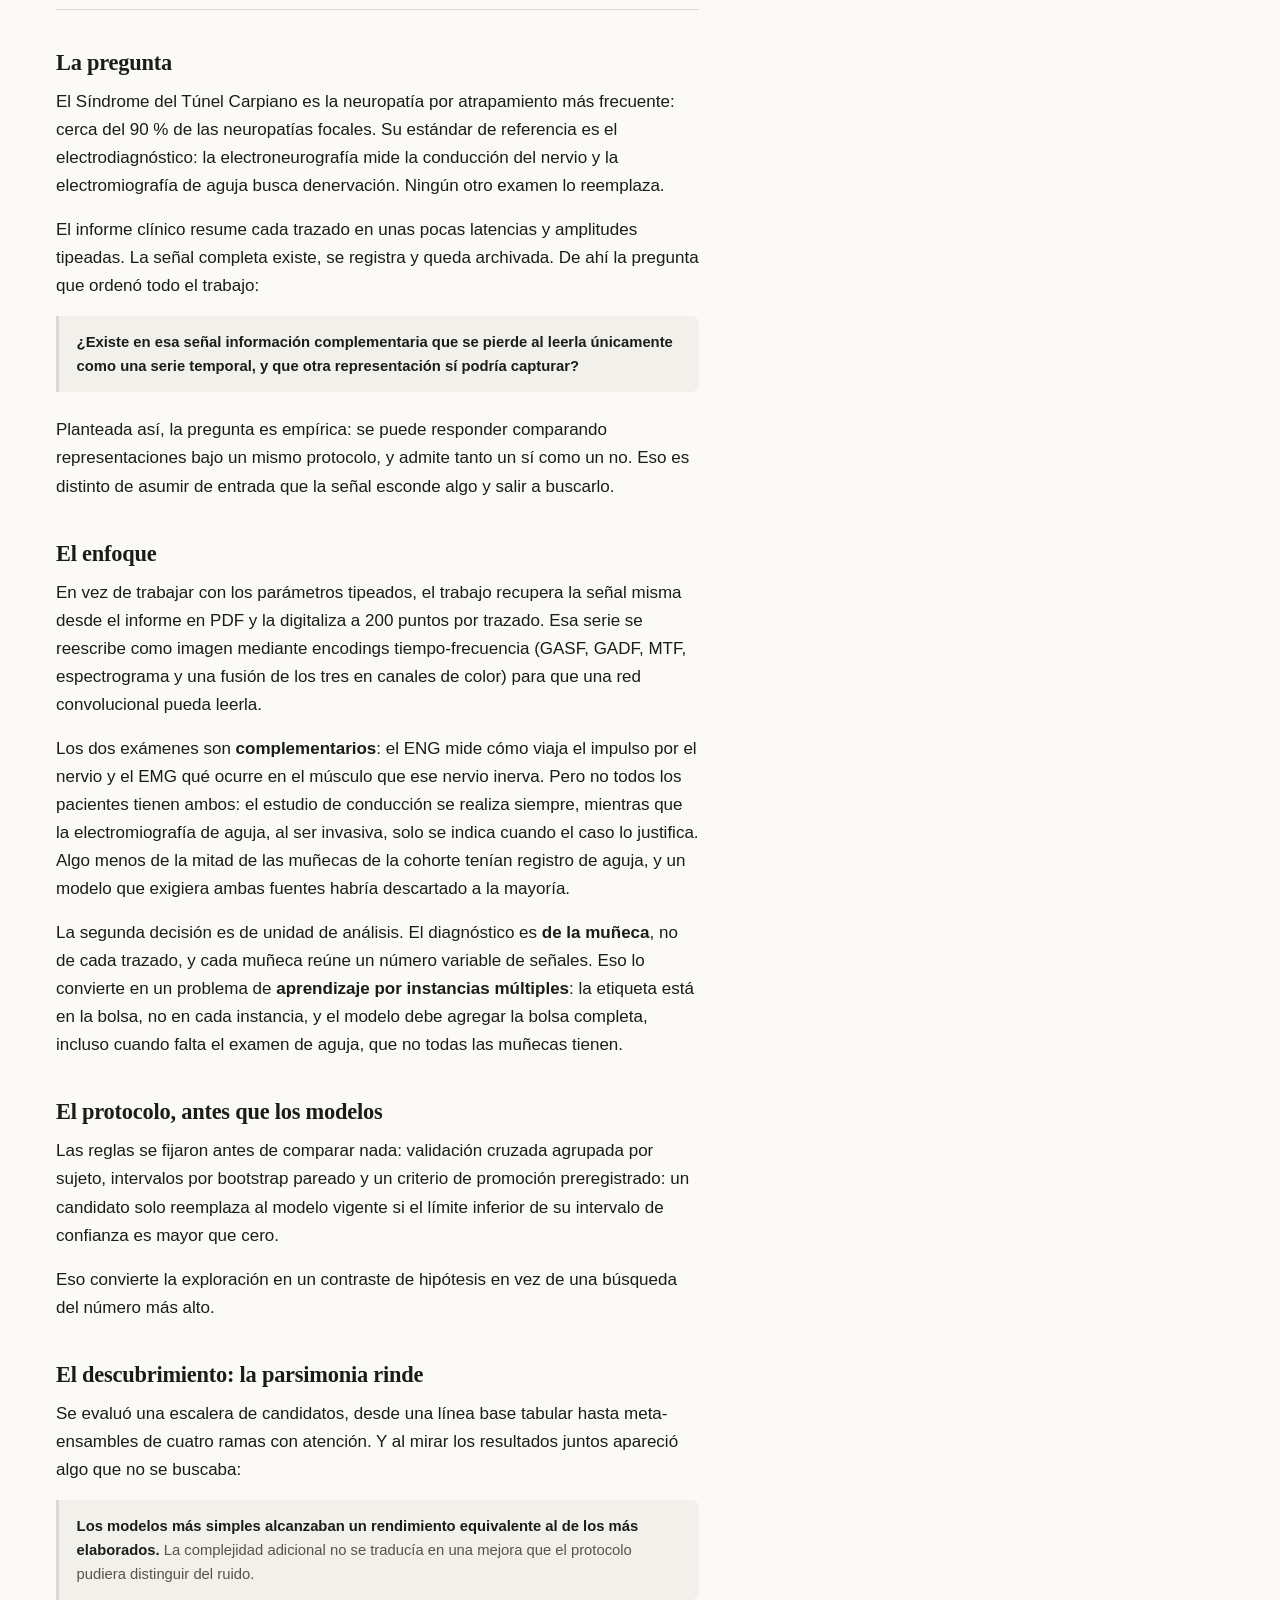
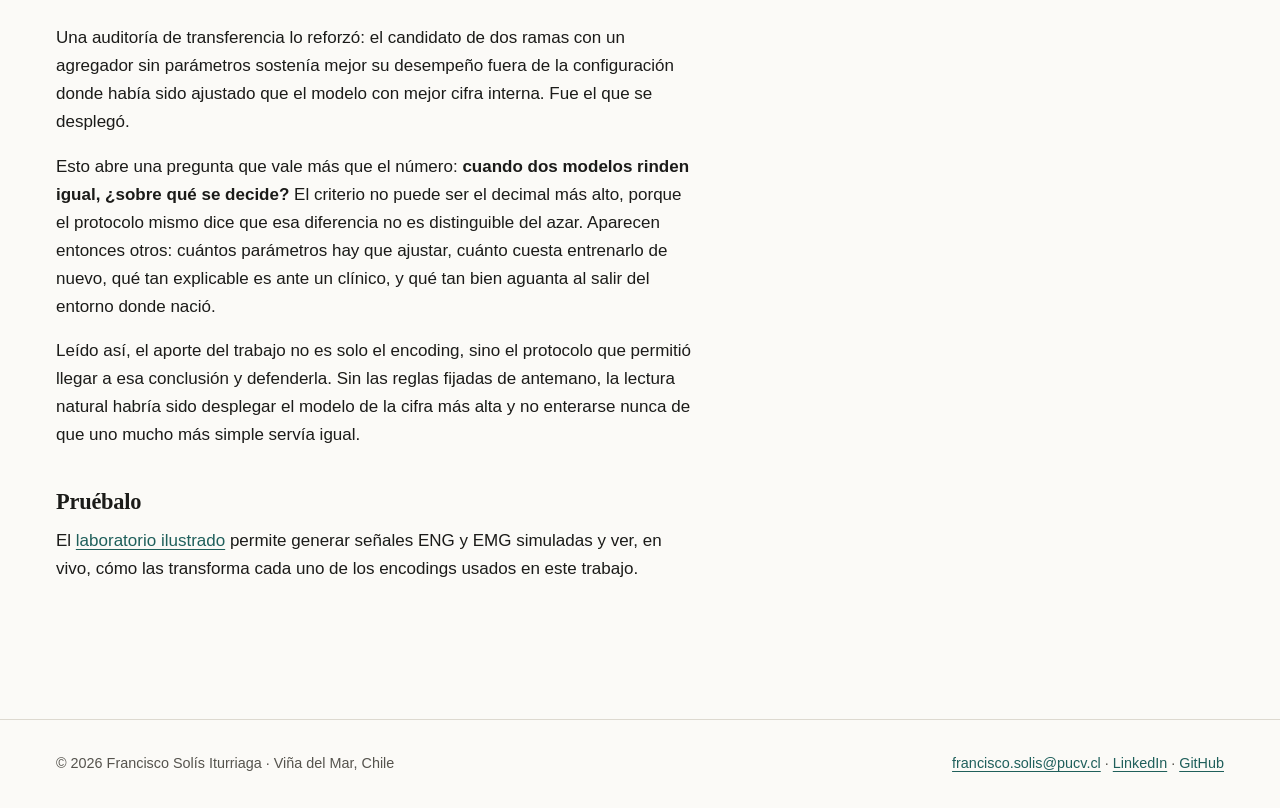
<file: proyectos/emg-tunel-carpiano.html>
<!DOCTYPE html><html lang="es"> <head><meta charset="utf-8"><meta name="viewport" content="width=device-width, initial-scale=1"><title>Deep learning aplicado a señales EMG y ENG para el diagnóstico del Síndrome del Túnel Carpiano · Francisco Solís Iturriaga</title><meta name="description" content="Trabajo de graduación del magíster: un modelo de aprendizaje profundo que integra señales electroneurográficas y electromiográficas mediante representaciones tiempo-frecuencia y aprendizaje por instancias múltiples, con un protocolo de evaluación fijado de antemano."><link rel="canonical" href="https://franciscosolisit.github.io/proyectos/emg-tunel-carpiano.html"><meta name="author" content="Francisco Solís Iturriaga"><meta name="color-scheme" content="light dark"><!-- El sitio es público por enlace, pero no se indexa. `noarchive` evita
         además que los buscadores guarden una copia en caché. --><meta name="robots" content="noindex, nofollow, noarchive"><meta property="og:type" content="website"><meta property="og:locale" content="es_CL"><meta property="og:site_name" content="Francisco Solís Iturriaga"><meta property="og:title" content="Deep learning aplicado a señales EMG y ENG para el diagnóstico del Síndrome del Túnel Carpiano · Francisco Solís Iturriaga"><meta property="og:description" content="Trabajo de graduación del magíster: un modelo de aprendizaje profundo que integra señales electroneurográficas y electromiográficas mediante representaciones tiempo-frecuencia y aprendizaje por instancias múltiples, con un protocolo de evaluación fijado de antemano."><meta property="og:url" content="https://franciscosolisit.github.io/proyectos/emg-tunel-carpiano.html"><!-- Las redes exigen la URL absoluta: una ruta relativa no se resuelve. --><meta property="og:image" content="https://franciscosolisit.github.io/imagenes/portada-social.png"><meta property="og:image:width" content="1200"><meta property="og:image:height" content="630"><meta property="og:image:alt" content="Trabajo de graduación del magíster: un modelo de aprendizaje profundo que integra señales electroneurográficas y electromiográficas mediante representaciones tiempo-frecuencia y aprendizaje por instancias múltiples, con un protocolo de evaluación fijado de antemano."><meta name="twitter:card" content="summary_large_image"><meta name="twitter:image" content="https://franciscosolisit.github.io/imagenes/portada-social.png"><link rel="icon" href="/favicon.svg" type="image/svg+xml"><script type="application/ld+json">{"@context":"https://schema.org","@type":"Person","name":"Francisco Solís Iturriaga","jobTitle":"Ingeniero Civil Industrial | Magíster en Ingeniería Industrial","email":"mailto:francisco.solis@pucv.cl","url":"https://franciscosolisit.github.io/","sameAs":["https://www.linkedin.com/in/francisco-solis-iturriaga","https://github.com/FranciscoSolisIt"],"address":{"@type":"PostalAddress","addressLocality":"Viña del Mar, Chile"},"alumniOf":{"@type":"CollegeOrUniversity","name":"Pontificia Universidad Católica de Valparaíso"}}</script><link rel="stylesheet" href="/_astro/contacto.BUWi0Ds9.css">
<style>.rol[data-astro-cid-ecv2khrf]{color:var(--acento);margin-bottom:1.25rem}.tecnologias[data-astro-cid-ecv2khrf]{margin-top:1.75rem}.portada[data-astro-cid-ecv2khrf]{margin:2.5rem 0 0;border:1px solid var(--borde);border-radius:var(--radio);overflow:hidden;background:var(--papel-2)}.portada[data-astro-cid-ecv2khrf] img[data-astro-cid-ecv2khrf]{display:block;width:100%;height:auto}.portada[data-astro-cid-ecv2khrf] figcaption[data-astro-cid-ecv2khrf]{font-size:.82rem;color:var(--tinta-3);padding:.6rem .9rem;border-top:1px solid var(--borde)}.cuerpo[data-astro-cid-ecv2khrf] blockquote{margin:0 0 1.5rem;padding:.85rem 1.1rem;border-left:3px solid var(--borde);background:var(--papel-2);border-radius:0 var(--radio) var(--radio) 0;color:var(--tinta-2);font-size:.925rem}.cuerpo[data-astro-cid-ecv2khrf] blockquote p:last-child{margin-bottom:0}.cuerpo[data-astro-cid-ecv2khrf]{margin-top:3rem;border-top:1px solid var(--borde);padding-top:2.5rem}.cuerpo[data-astro-cid-ecv2khrf] h2{margin-top:2.5rem;font-size:1.4rem}.cuerpo[data-astro-cid-ecv2khrf] h2:first-child{margin-top:0}.cuerpo[data-astro-cid-ecv2khrf] ol,.cuerpo[data-astro-cid-ecv2khrf] ul{padding-left:1.3rem;display:grid;gap:.45rem;color:var(--tinta-2)}.cuerpo[data-astro-cid-ecv2khrf] strong{color:var(--tinta)}
</style></head> <body> <a class="saltar" href="#contenido">Saltar al contenido</a> <header class="cabecera"> <div class="contenedor cabecera__fila"> <a class="marca" href="/">Francisco Solís Iturriaga</a> <nav class="nav" aria-label="Navegación principal"> <a href="/"> Inicio </a><a href="/trayectoria"> Trayectoria </a><a href="/docencia"> Docencia </a><a href="/proyectos" aria-current="page"> Proyectos </a><a href="/laboratorio"> Laboratorio </a><a href="/cv"> CV </a><a href="/contacto"> Contacto </a> </nav> </div> </header> <main id="contenido">  <article class="seccion" data-astro-cid-ecv2khrf> <div class="contenedor" data-astro-cid-ecv2khrf> <p class="ojo" data-astro-cid-ecv2khrf> Investigación · 2024 – 2026 </p> <h1 class="prosa" data-astro-cid-ecv2khrf>Deep learning aplicado a señales EMG y ENG para el diagnóstico del Síndrome del Túnel Carpiano</h1> <p class="rol" data-astro-cid-ecv2khrf>Tesista de magíster</p> <p class="entradilla prosa" data-astro-cid-ecv2khrf>Trabajo de graduación del magíster: un modelo de aprendizaje profundo que integra señales electroneurográficas y electromiográficas mediante representaciones tiempo-frecuencia y aprendizaje por instancias múltiples, con un protocolo de evaluación fijado de antemano.</p> <ul class="etiquetas tecnologias" data-astro-cid-ecv2khrf> <li class="etiqueta" data-astro-cid-ecv2khrf>Encoding</li><li class="etiqueta" data-astro-cid-ecv2khrf>Python</li><li class="etiqueta" data-astro-cid-ecv2khrf>Deep Learning</li><li class="etiqueta" data-astro-cid-ecv2khrf>Multiple Instance Learning</li><li class="etiqueta" data-astro-cid-ecv2khrf>Análisis tiempo-frecuencia</li><li class="etiqueta" data-astro-cid-ecv2khrf>ResNet · EfficientNet</li> </ul> <figure class="portada" data-astro-cid-ecv2khrf> <img src="/imagenes/portada-tesis.png" alt="Portada de la defensa: &#34;Deep Learning Aplicado a Señales EMG y ENG para el Diagnóstico de STC Basado en Análisis Tiempo-Frecuencia&#34;, Francisco Solís Iturriaga, agosto de 2026, PUCV." width="1600" height="1200" loading="lazy" data-astro-cid-ecv2khrf> <figcaption data-astro-cid-ecv2khrf>Portada de la defensa del trabajo de graduación.</figcaption> </figure> <div class="acciones" data-astro-cid-ecv2khrf> <a class="boton" href="/laboratorio/senales" data-astro-cid-ecv2khrf>
Ver la demo interactiva
</a>  <a class="boton boton--secundario" href="/proyectos" data-astro-cid-ecv2khrf>Todos los proyectos</a> </div> <div class="cuerpo prosa" data-astro-cid-ecv2khrf> <h2 id="la-pregunta">La pregunta</h2>
<p>El Síndrome del Túnel Carpiano es la neuropatía por atrapamiento más frecuente:
cerca del 90 % de las neuropatías focales. Su estándar de referencia es el
electrodiagnóstico: la electroneurografía mide la conducción del nervio y la
electromiografía de aguja busca denervación. Ningún otro examen lo reemplaza.</p>
<p>El informe clínico resume cada trazado en unas pocas latencias y amplitudes
tipeadas. La señal completa existe, se registra y queda archivada. De ahí la
pregunta que ordenó todo el trabajo:</p>
<blockquote>
<p><strong>¿Existe en esa señal información complementaria que se pierde al leerla
únicamente como una serie temporal, y que otra representación sí podría
capturar?</strong></p>
</blockquote>
<p>Planteada así, la pregunta es empírica: se puede responder comparando
representaciones bajo un mismo protocolo, y admite tanto un sí como un no. Eso es
distinto de asumir de entrada que la señal esconde algo y salir a buscarlo.</p>
<h2 id="el-enfoque">El enfoque</h2>
<p>En vez de trabajar con los parámetros tipeados, el trabajo recupera la señal
misma desde el informe en PDF y la digitaliza a 200 puntos por trazado. Esa serie
se reescribe como imagen mediante encodings tiempo-frecuencia (GASF, GADF, MTF,
espectrograma y una fusión de los tres en canales de color) para que una red
convolucional pueda leerla.</p>
<p>Los dos exámenes son <strong>complementarios</strong>: el ENG mide cómo viaja el impulso por el
nervio y el EMG qué ocurre en el músculo que ese nervio inerva. Pero no todos los
pacientes tienen ambos: el estudio de conducción se realiza siempre, mientras que
la electromiografía de aguja, al ser invasiva, solo se indica cuando el caso lo
justifica. Algo menos de la mitad de las muñecas de la cohorte tenían registro de
aguja, y un modelo que exigiera ambas fuentes habría descartado a la mayoría.</p>
<p>La segunda decisión es de unidad de análisis. El diagnóstico es <strong>de la muñeca</strong>,
no de cada trazado, y cada muñeca reúne un número variable de señales. Eso lo
convierte en un problema de <strong>aprendizaje por instancias múltiples</strong>: la etiqueta
está en la bolsa, no en cada instancia, y el modelo debe agregar la bolsa
completa, incluso cuando falta el examen de aguja, que no todas las muñecas
tienen.</p>
<h2 id="el-protocolo-antes-que-los-modelos">El protocolo, antes que los modelos</h2>
<p>Las reglas se fijaron antes de comparar nada: validación cruzada agrupada por
sujeto, intervalos por bootstrap pareado y un criterio de promoción preregistrado:
un candidato solo reemplaza al modelo vigente si el límite inferior de su
intervalo de confianza es mayor que cero.</p>
<p>Eso convierte la exploración en un contraste de hipótesis en vez de una búsqueda
del número más alto.</p>
<h2 id="el-descubrimiento-la-parsimonia-rinde">El descubrimiento: la parsimonia rinde</h2>
<p>Se evaluó una escalera de candidatos, desde una línea base tabular hasta
meta-ensambles de cuatro ramas con atención. Y al mirar los resultados juntos
apareció algo que no se buscaba:</p>
<blockquote>
<p><strong>Los modelos más simples alcanzaban un rendimiento equivalente al de los más
elaborados.</strong> La complejidad adicional no se traducía en una mejora que el
protocolo pudiera distinguir del ruido.</p>
</blockquote>
<p>Una auditoría de transferencia lo reforzó: el candidato de dos ramas con un
agregador sin parámetros sostenía mejor su desempeño fuera de la configuración
donde había sido ajustado que el modelo con mejor cifra interna. Fue el que se
desplegó.</p>
<p>Esto abre una pregunta que vale más que el número: <strong>cuando dos modelos rinden
igual, ¿sobre qué se decide?</strong> El criterio no puede ser el decimal más alto,
porque el protocolo mismo dice que esa diferencia no es distinguible del azar.
Aparecen entonces otros: cuántos parámetros hay que ajustar, cuánto cuesta
entrenarlo de nuevo, qué tan explicable es ante un clínico, y qué tan bien
aguanta al salir del entorno donde nació.</p>
<p>Leído así, el aporte del trabajo no es solo el encoding, sino el protocolo que
permitió llegar a esa conclusión y defenderla. Sin las reglas fijadas de
antemano, la lectura natural habría sido desplegar el modelo de la cifra más
alta y no enterarse nunca de que uno mucho más simple servía igual.</p>
<h2 id="pruébalo">Pruébalo</h2>
<p>El <a href="/laboratorio/senales">laboratorio ilustrado</a> permite generar señales ENG y EMG
simuladas y ver, en vivo, cómo las transforma cada uno de los encodings usados en
este trabajo.</p> </div> </div> </article>  </main> <footer class="pie"> <div class="contenedor pie__fila"> <span>© 2026 Francisco Solís Iturriaga · Viña del Mar, Chile</span> <span> <a href="mailto:francisco.solis@pucv.cl">francisco.solis@pucv.cl</a>  ·  <a href="https://www.linkedin.com/in/francisco-solis-iturriaga" rel="me noopener">LinkedIn</a>  · <a href="https://github.com/FranciscoSolisIt" rel="me noopener">GitHub</a>  </span> </div> </footer> </body></html>
</file>
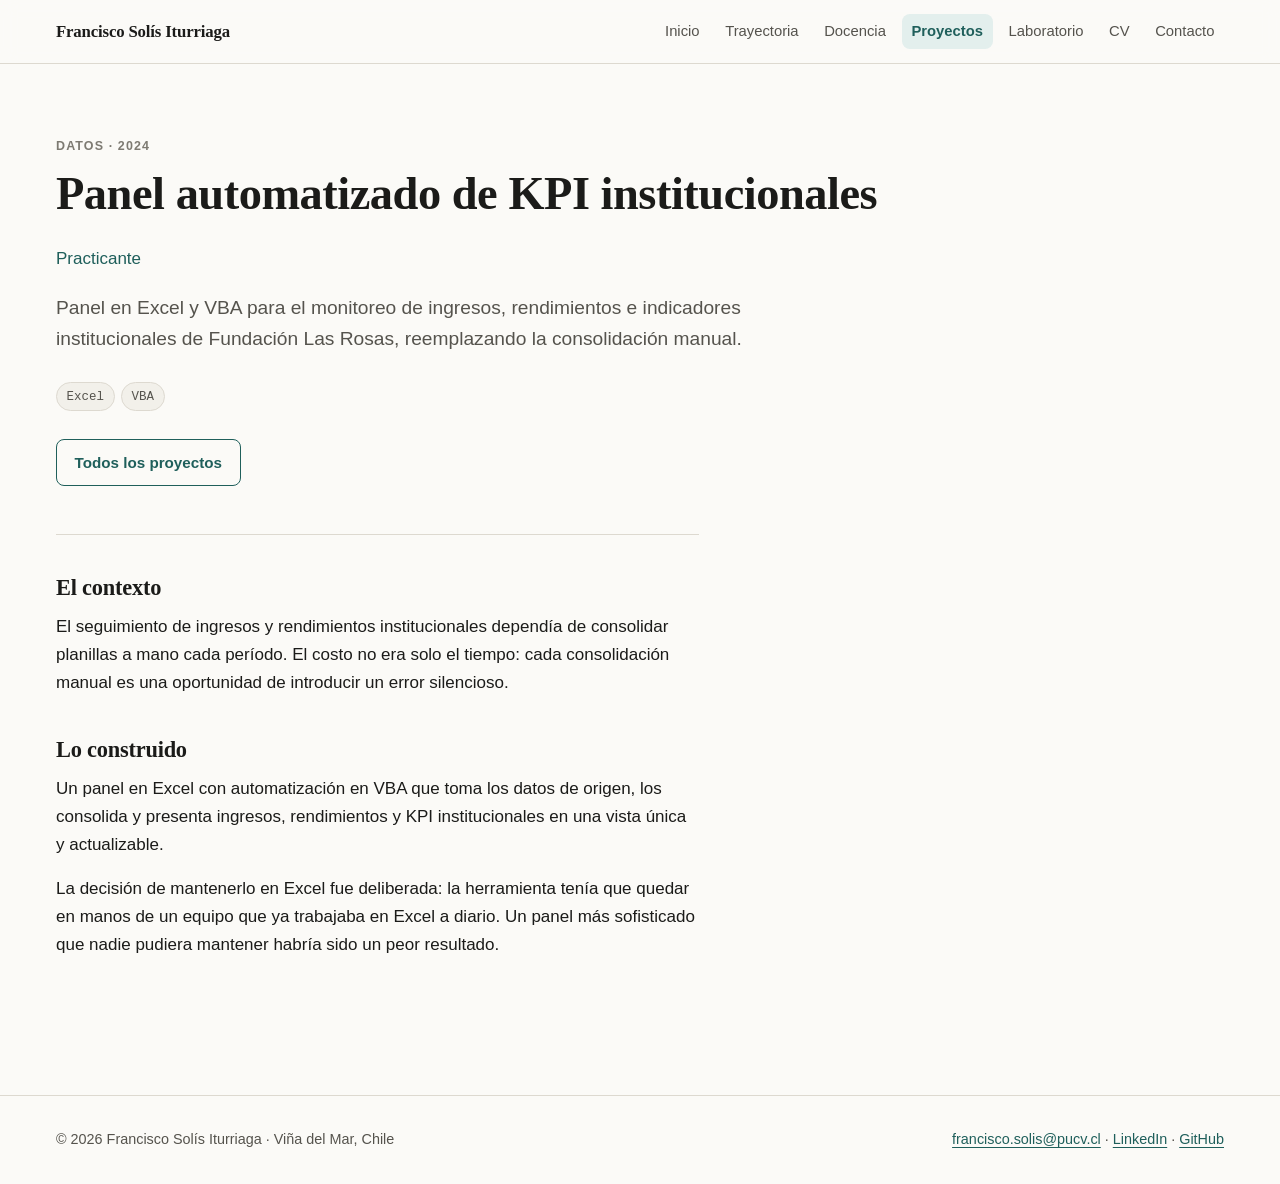
<file: proyectos/panel-kpi-fundacion.html>
<!DOCTYPE html><html lang="es"> <head><meta charset="utf-8"><meta name="viewport" content="width=device-width, initial-scale=1"><title>Panel automatizado de KPI institucionales · Francisco Solís Iturriaga</title><meta name="description" content="Panel en Excel y VBA para el monitoreo de ingresos, rendimientos e indicadores institucionales de Fundación Las Rosas, reemplazando la consolidación manual."><link rel="canonical" href="https://franciscosolisit.github.io/proyectos/panel-kpi-fundacion.html"><meta name="author" content="Francisco Solís Iturriaga"><meta name="color-scheme" content="light dark"><!-- El sitio es público por enlace, pero no se indexa. `noarchive` evita
         además que los buscadores guarden una copia en caché. --><meta name="robots" content="noindex, nofollow, noarchive"><meta property="og:type" content="website"><meta property="og:locale" content="es_CL"><meta property="og:site_name" content="Francisco Solís Iturriaga"><meta property="og:title" content="Panel automatizado de KPI institucionales · Francisco Solís Iturriaga"><meta property="og:description" content="Panel en Excel y VBA para el monitoreo de ingresos, rendimientos e indicadores institucionales de Fundación Las Rosas, reemplazando la consolidación manual."><meta property="og:url" content="https://franciscosolisit.github.io/proyectos/panel-kpi-fundacion.html"><!-- Las redes exigen la URL absoluta: una ruta relativa no se resuelve. --><meta property="og:image" content="https://franciscosolisit.github.io/imagenes/portada-social.png"><meta property="og:image:width" content="1200"><meta property="og:image:height" content="630"><meta property="og:image:alt" content="Panel en Excel y VBA para el monitoreo de ingresos, rendimientos e indicadores institucionales de Fundación Las Rosas, reemplazando la consolidación manual."><meta name="twitter:card" content="summary_large_image"><meta name="twitter:image" content="https://franciscosolisit.github.io/imagenes/portada-social.png"><link rel="icon" href="/favicon.svg" type="image/svg+xml"><script type="application/ld+json">{"@context":"https://schema.org","@type":"Person","name":"Francisco Solís Iturriaga","jobTitle":"Ingeniero Civil Industrial | Magíster en Ingeniería Industrial","email":"mailto:francisco.solis@pucv.cl","url":"https://franciscosolisit.github.io/","sameAs":["https://www.linkedin.com/in/francisco-solis-iturriaga","https://github.com/FranciscoSolisIt"],"address":{"@type":"PostalAddress","addressLocality":"Viña del Mar, Chile"},"alumniOf":{"@type":"CollegeOrUniversity","name":"Pontificia Universidad Católica de Valparaíso"}}</script><link rel="stylesheet" href="/_astro/contacto.BUWi0Ds9.css">
<style>.rol[data-astro-cid-ecv2khrf]{color:var(--acento);margin-bottom:1.25rem}.tecnologias[data-astro-cid-ecv2khrf]{margin-top:1.75rem}.portada[data-astro-cid-ecv2khrf]{margin:2.5rem 0 0;border:1px solid var(--borde);border-radius:var(--radio);overflow:hidden;background:var(--papel-2)}.portada[data-astro-cid-ecv2khrf] img[data-astro-cid-ecv2khrf]{display:block;width:100%;height:auto}.portada[data-astro-cid-ecv2khrf] figcaption[data-astro-cid-ecv2khrf]{font-size:.82rem;color:var(--tinta-3);padding:.6rem .9rem;border-top:1px solid var(--borde)}.cuerpo[data-astro-cid-ecv2khrf] blockquote{margin:0 0 1.5rem;padding:.85rem 1.1rem;border-left:3px solid var(--borde);background:var(--papel-2);border-radius:0 var(--radio) var(--radio) 0;color:var(--tinta-2);font-size:.925rem}.cuerpo[data-astro-cid-ecv2khrf] blockquote p:last-child{margin-bottom:0}.cuerpo[data-astro-cid-ecv2khrf]{margin-top:3rem;border-top:1px solid var(--borde);padding-top:2.5rem}.cuerpo[data-astro-cid-ecv2khrf] h2{margin-top:2.5rem;font-size:1.4rem}.cuerpo[data-astro-cid-ecv2khrf] h2:first-child{margin-top:0}.cuerpo[data-astro-cid-ecv2khrf] ol,.cuerpo[data-astro-cid-ecv2khrf] ul{padding-left:1.3rem;display:grid;gap:.45rem;color:var(--tinta-2)}.cuerpo[data-astro-cid-ecv2khrf] strong{color:var(--tinta)}
</style></head> <body> <a class="saltar" href="#contenido">Saltar al contenido</a> <header class="cabecera"> <div class="contenedor cabecera__fila"> <a class="marca" href="/">Francisco Solís Iturriaga</a> <nav class="nav" aria-label="Navegación principal"> <a href="/"> Inicio </a><a href="/trayectoria"> Trayectoria </a><a href="/docencia"> Docencia </a><a href="/proyectos" aria-current="page"> Proyectos </a><a href="/laboratorio"> Laboratorio </a><a href="/cv"> CV </a><a href="/contacto"> Contacto </a> </nav> </div> </header> <main id="contenido">  <article class="seccion" data-astro-cid-ecv2khrf> <div class="contenedor" data-astro-cid-ecv2khrf> <p class="ojo" data-astro-cid-ecv2khrf> Datos · 2024 </p> <h1 class="prosa" data-astro-cid-ecv2khrf>Panel automatizado de KPI institucionales</h1> <p class="rol" data-astro-cid-ecv2khrf>Practicante</p> <p class="entradilla prosa" data-astro-cid-ecv2khrf>Panel en Excel y VBA para el monitoreo de ingresos, rendimientos e indicadores institucionales de Fundación Las Rosas, reemplazando la consolidación manual.</p> <ul class="etiquetas tecnologias" data-astro-cid-ecv2khrf> <li class="etiqueta" data-astro-cid-ecv2khrf>Excel</li><li class="etiqueta" data-astro-cid-ecv2khrf>VBA</li> </ul>  <div class="acciones" data-astro-cid-ecv2khrf>   <a class="boton boton--secundario" href="/proyectos" data-astro-cid-ecv2khrf>Todos los proyectos</a> </div> <div class="cuerpo prosa" data-astro-cid-ecv2khrf> <h2 id="el-contexto">El contexto</h2>
<p>El seguimiento de ingresos y rendimientos institucionales dependía de consolidar
planillas a mano cada período. El costo no era solo el tiempo: cada consolidación
manual es una oportunidad de introducir un error silencioso.</p>
<h2 id="lo-construido">Lo construido</h2>
<p>Un panel en Excel con automatización en VBA que toma los datos de origen, los
consolida y presenta ingresos, rendimientos y KPI institucionales en una vista
única y actualizable.</p>
<p>La decisión de mantenerlo en Excel fue deliberada: la herramienta tenía que quedar
en manos de un equipo que ya trabajaba en Excel a diario. Un panel más sofisticado
que nadie pudiera mantener habría sido un peor resultado.</p> </div> </div> </article>  </main> <footer class="pie"> <div class="contenedor pie__fila"> <span>© 2026 Francisco Solís Iturriaga · Viña del Mar, Chile</span> <span> <a href="mailto:francisco.solis@pucv.cl">francisco.solis@pucv.cl</a>  ·  <a href="https://www.linkedin.com/in/francisco-solis-iturriaga" rel="me noopener">LinkedIn</a>  · <a href="https://github.com/FranciscoSolisIt" rel="me noopener">GitHub</a>  </span> </div> </footer> </body></html>
</file>
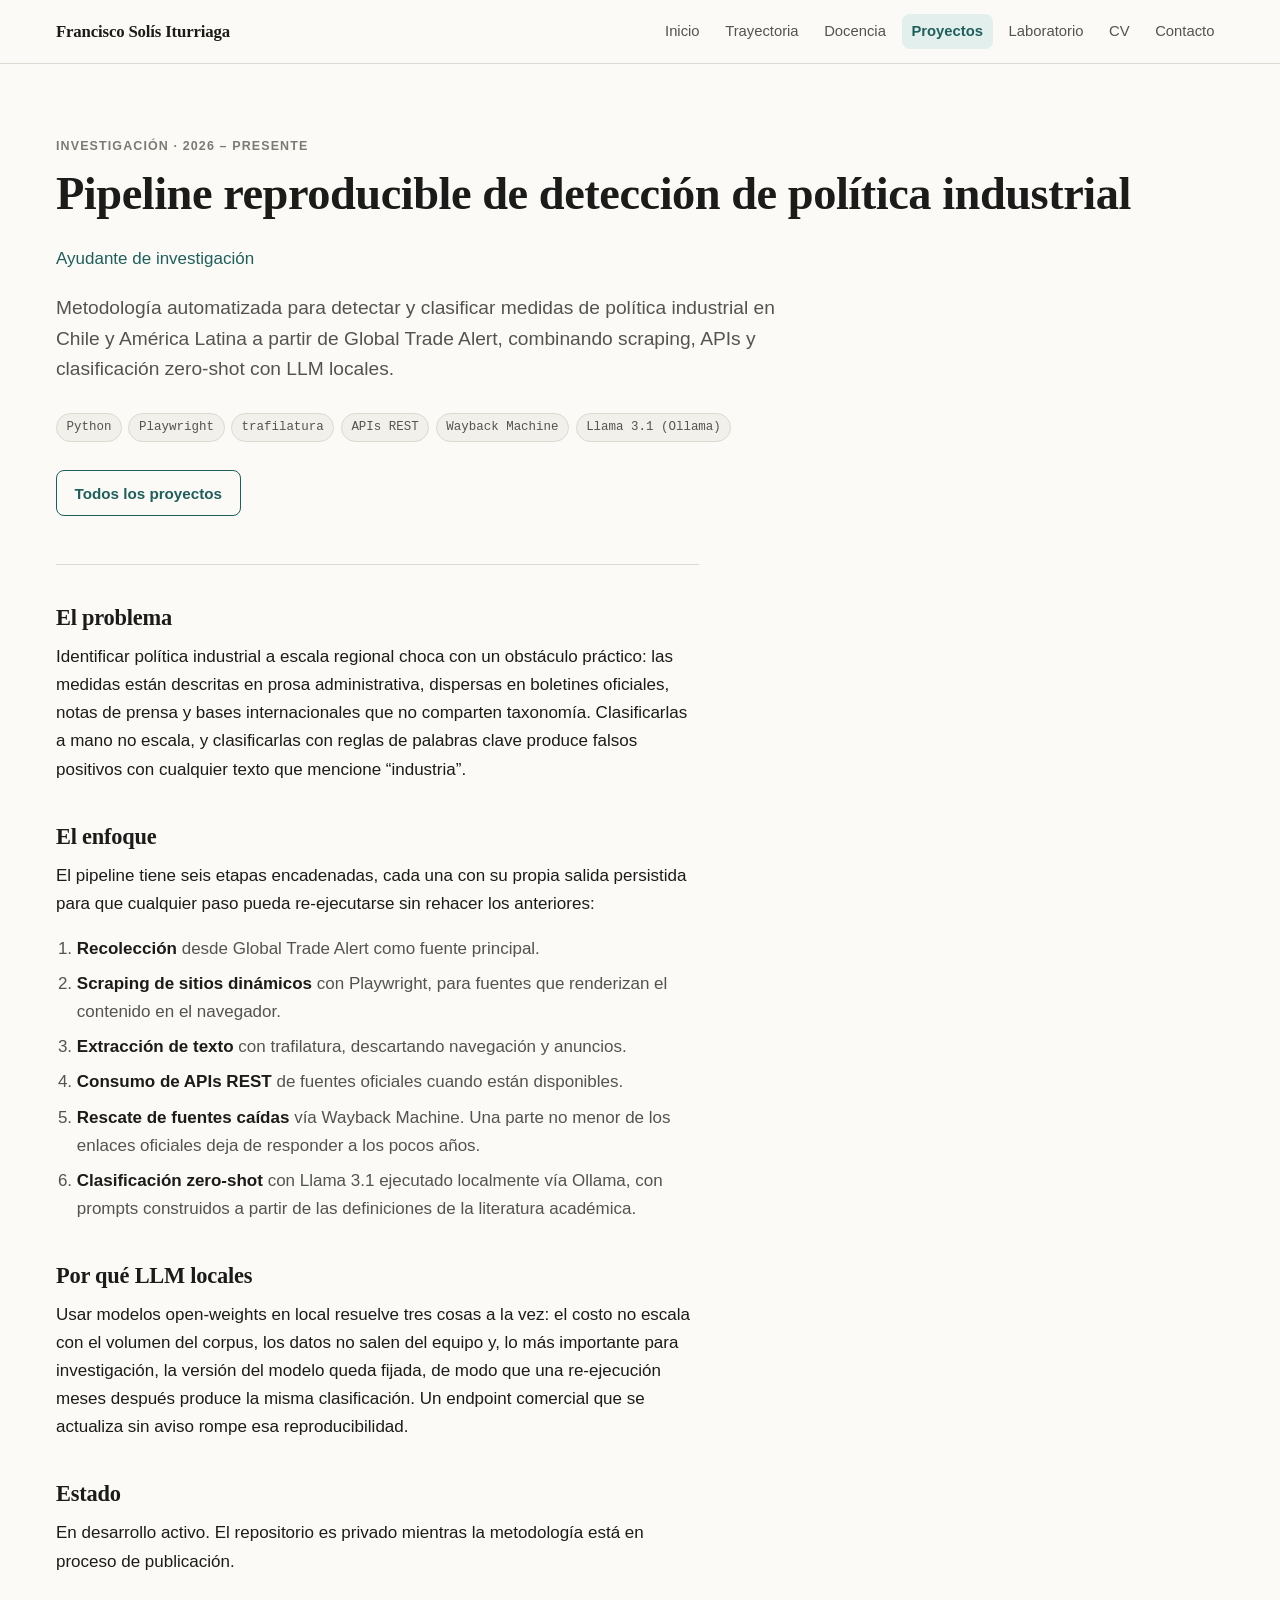
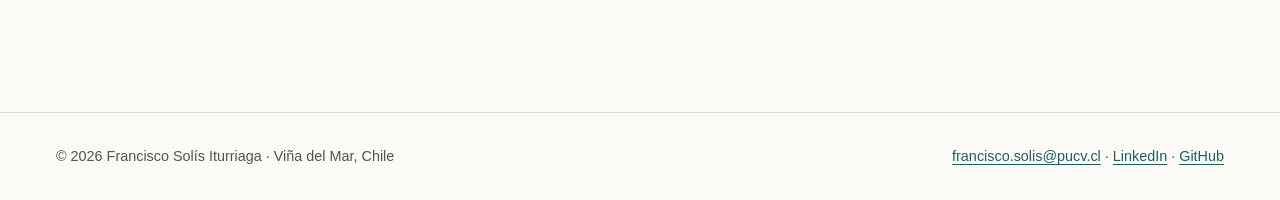
<file: proyectos/pipeline-politica-industrial.html>
<!DOCTYPE html><html lang="es"> <head><meta charset="utf-8"><meta name="viewport" content="width=device-width, initial-scale=1"><title>Pipeline reproducible de detección de política industrial · Francisco Solís Iturriaga</title><meta name="description" content="Metodología automatizada para detectar y clasificar medidas de política industrial en Chile y América Latina a partir de Global Trade Alert, combinando scraping, APIs y clasificación zero-shot con LLM locales."><link rel="canonical" href="https://franciscosolisit.github.io/proyectos/pipeline-politica-industrial.html"><meta name="author" content="Francisco Solís Iturriaga"><meta name="color-scheme" content="light dark"><!-- El sitio es público por enlace, pero no se indexa. `noarchive` evita
         además que los buscadores guarden una copia en caché. --><meta name="robots" content="noindex, nofollow, noarchive"><meta property="og:type" content="website"><meta property="og:locale" content="es_CL"><meta property="og:site_name" content="Francisco Solís Iturriaga"><meta property="og:title" content="Pipeline reproducible de detección de política industrial · Francisco Solís Iturriaga"><meta property="og:description" content="Metodología automatizada para detectar y clasificar medidas de política industrial en Chile y América Latina a partir de Global Trade Alert, combinando scraping, APIs y clasificación zero-shot con LLM locales."><meta property="og:url" content="https://franciscosolisit.github.io/proyectos/pipeline-politica-industrial.html"><!-- Las redes exigen la URL absoluta: una ruta relativa no se resuelve. --><meta property="og:image" content="https://franciscosolisit.github.io/imagenes/portada-social.png"><meta property="og:image:width" content="1200"><meta property="og:image:height" content="630"><meta property="og:image:alt" content="Metodología automatizada para detectar y clasificar medidas de política industrial en Chile y América Latina a partir de Global Trade Alert, combinando scraping, APIs y clasificación zero-shot con LLM locales."><meta name="twitter:card" content="summary_large_image"><meta name="twitter:image" content="https://franciscosolisit.github.io/imagenes/portada-social.png"><link rel="icon" href="/favicon.svg" type="image/svg+xml"><script type="application/ld+json">{"@context":"https://schema.org","@type":"Person","name":"Francisco Solís Iturriaga","jobTitle":"Ingeniero Civil Industrial | Magíster en Ingeniería Industrial","email":"mailto:francisco.solis@pucv.cl","url":"https://franciscosolisit.github.io/","sameAs":["https://www.linkedin.com/in/francisco-solis-iturriaga","https://github.com/FranciscoSolisIt"],"address":{"@type":"PostalAddress","addressLocality":"Viña del Mar, Chile"},"alumniOf":{"@type":"CollegeOrUniversity","name":"Pontificia Universidad Católica de Valparaíso"}}</script><link rel="stylesheet" href="/_astro/contacto.BUWi0Ds9.css">
<style>.rol[data-astro-cid-ecv2khrf]{color:var(--acento);margin-bottom:1.25rem}.tecnologias[data-astro-cid-ecv2khrf]{margin-top:1.75rem}.portada[data-astro-cid-ecv2khrf]{margin:2.5rem 0 0;border:1px solid var(--borde);border-radius:var(--radio);overflow:hidden;background:var(--papel-2)}.portada[data-astro-cid-ecv2khrf] img[data-astro-cid-ecv2khrf]{display:block;width:100%;height:auto}.portada[data-astro-cid-ecv2khrf] figcaption[data-astro-cid-ecv2khrf]{font-size:.82rem;color:var(--tinta-3);padding:.6rem .9rem;border-top:1px solid var(--borde)}.cuerpo[data-astro-cid-ecv2khrf] blockquote{margin:0 0 1.5rem;padding:.85rem 1.1rem;border-left:3px solid var(--borde);background:var(--papel-2);border-radius:0 var(--radio) var(--radio) 0;color:var(--tinta-2);font-size:.925rem}.cuerpo[data-astro-cid-ecv2khrf] blockquote p:last-child{margin-bottom:0}.cuerpo[data-astro-cid-ecv2khrf]{margin-top:3rem;border-top:1px solid var(--borde);padding-top:2.5rem}.cuerpo[data-astro-cid-ecv2khrf] h2{margin-top:2.5rem;font-size:1.4rem}.cuerpo[data-astro-cid-ecv2khrf] h2:first-child{margin-top:0}.cuerpo[data-astro-cid-ecv2khrf] ol,.cuerpo[data-astro-cid-ecv2khrf] ul{padding-left:1.3rem;display:grid;gap:.45rem;color:var(--tinta-2)}.cuerpo[data-astro-cid-ecv2khrf] strong{color:var(--tinta)}
</style></head> <body> <a class="saltar" href="#contenido">Saltar al contenido</a> <header class="cabecera"> <div class="contenedor cabecera__fila"> <a class="marca" href="/">Francisco Solís Iturriaga</a> <nav class="nav" aria-label="Navegación principal"> <a href="/"> Inicio </a><a href="/trayectoria"> Trayectoria </a><a href="/docencia"> Docencia </a><a href="/proyectos" aria-current="page"> Proyectos </a><a href="/laboratorio"> Laboratorio </a><a href="/cv"> CV </a><a href="/contacto"> Contacto </a> </nav> </div> </header> <main id="contenido">  <article class="seccion" data-astro-cid-ecv2khrf> <div class="contenedor" data-astro-cid-ecv2khrf> <p class="ojo" data-astro-cid-ecv2khrf> Investigación · 2026 – presente </p> <h1 class="prosa" data-astro-cid-ecv2khrf>Pipeline reproducible de detección de política industrial</h1> <p class="rol" data-astro-cid-ecv2khrf>Ayudante de investigación</p> <p class="entradilla prosa" data-astro-cid-ecv2khrf>Metodología automatizada para detectar y clasificar medidas de política industrial en Chile y América Latina a partir de Global Trade Alert, combinando scraping, APIs y clasificación zero-shot con LLM locales.</p> <ul class="etiquetas tecnologias" data-astro-cid-ecv2khrf> <li class="etiqueta" data-astro-cid-ecv2khrf>Python</li><li class="etiqueta" data-astro-cid-ecv2khrf>Playwright</li><li class="etiqueta" data-astro-cid-ecv2khrf>trafilatura</li><li class="etiqueta" data-astro-cid-ecv2khrf>APIs REST</li><li class="etiqueta" data-astro-cid-ecv2khrf>Wayback Machine</li><li class="etiqueta" data-astro-cid-ecv2khrf>Llama 3.1 (Ollama)</li> </ul>  <div class="acciones" data-astro-cid-ecv2khrf>   <a class="boton boton--secundario" href="/proyectos" data-astro-cid-ecv2khrf>Todos los proyectos</a> </div> <div class="cuerpo prosa" data-astro-cid-ecv2khrf> <h2 id="el-problema">El problema</h2>
<p>Identificar política industrial a escala regional choca con un obstáculo práctico:
las medidas están descritas en prosa administrativa, dispersas en boletines
oficiales, notas de prensa y bases internacionales que no comparten taxonomía.
Clasificarlas a mano no escala, y clasificarlas con reglas de palabras clave
produce falsos positivos con cualquier texto que mencione “industria”.</p>
<h2 id="el-enfoque">El enfoque</h2>
<p>El pipeline tiene seis etapas encadenadas, cada una con su propia salida
persistida para que cualquier paso pueda re-ejecutarse sin rehacer los anteriores:</p>
<ol>
<li><strong>Recolección</strong> desde Global Trade Alert como fuente principal.</li>
<li><strong>Scraping de sitios dinámicos</strong> con Playwright, para fuentes que renderizan
el contenido en el navegador.</li>
<li><strong>Extracción de texto</strong> con trafilatura, descartando navegación y anuncios.</li>
<li><strong>Consumo de APIs REST</strong> de fuentes oficiales cuando están disponibles.</li>
<li><strong>Rescate de fuentes caídas</strong> vía Wayback Machine. Una parte no menor de los
enlaces oficiales deja de responder a los pocos años.</li>
<li><strong>Clasificación zero-shot</strong> con Llama 3.1 ejecutado localmente vía Ollama, con
prompts construidos a partir de las definiciones de la literatura académica.</li>
</ol>
<h2 id="por-qué-llm-locales">Por qué LLM locales</h2>
<p>Usar modelos open-weights en local resuelve tres cosas a la vez: el costo no
escala con el volumen del corpus, los datos no salen del equipo y, lo más
importante para investigación, la versión del modelo queda fijada, de modo que
una re-ejecución meses después produce la misma clasificación. Un endpoint
comercial que se actualiza sin aviso rompe esa reproducibilidad.</p>
<h2 id="estado">Estado</h2>
<p>En desarrollo activo. El repositorio es privado mientras la metodología está en
proceso de publicación.</p> </div> </div> </article>  </main> <footer class="pie"> <div class="contenedor pie__fila"> <span>© 2026 Francisco Solís Iturriaga · Viña del Mar, Chile</span> <span> <a href="mailto:francisco.solis@pucv.cl">francisco.solis@pucv.cl</a>  ·  <a href="https://www.linkedin.com/in/francisco-solis-iturriaga" rel="me noopener">LinkedIn</a>  · <a href="https://github.com/FranciscoSolisIt" rel="me noopener">GitHub</a>  </span> </div> </footer> </body></html>
</file>
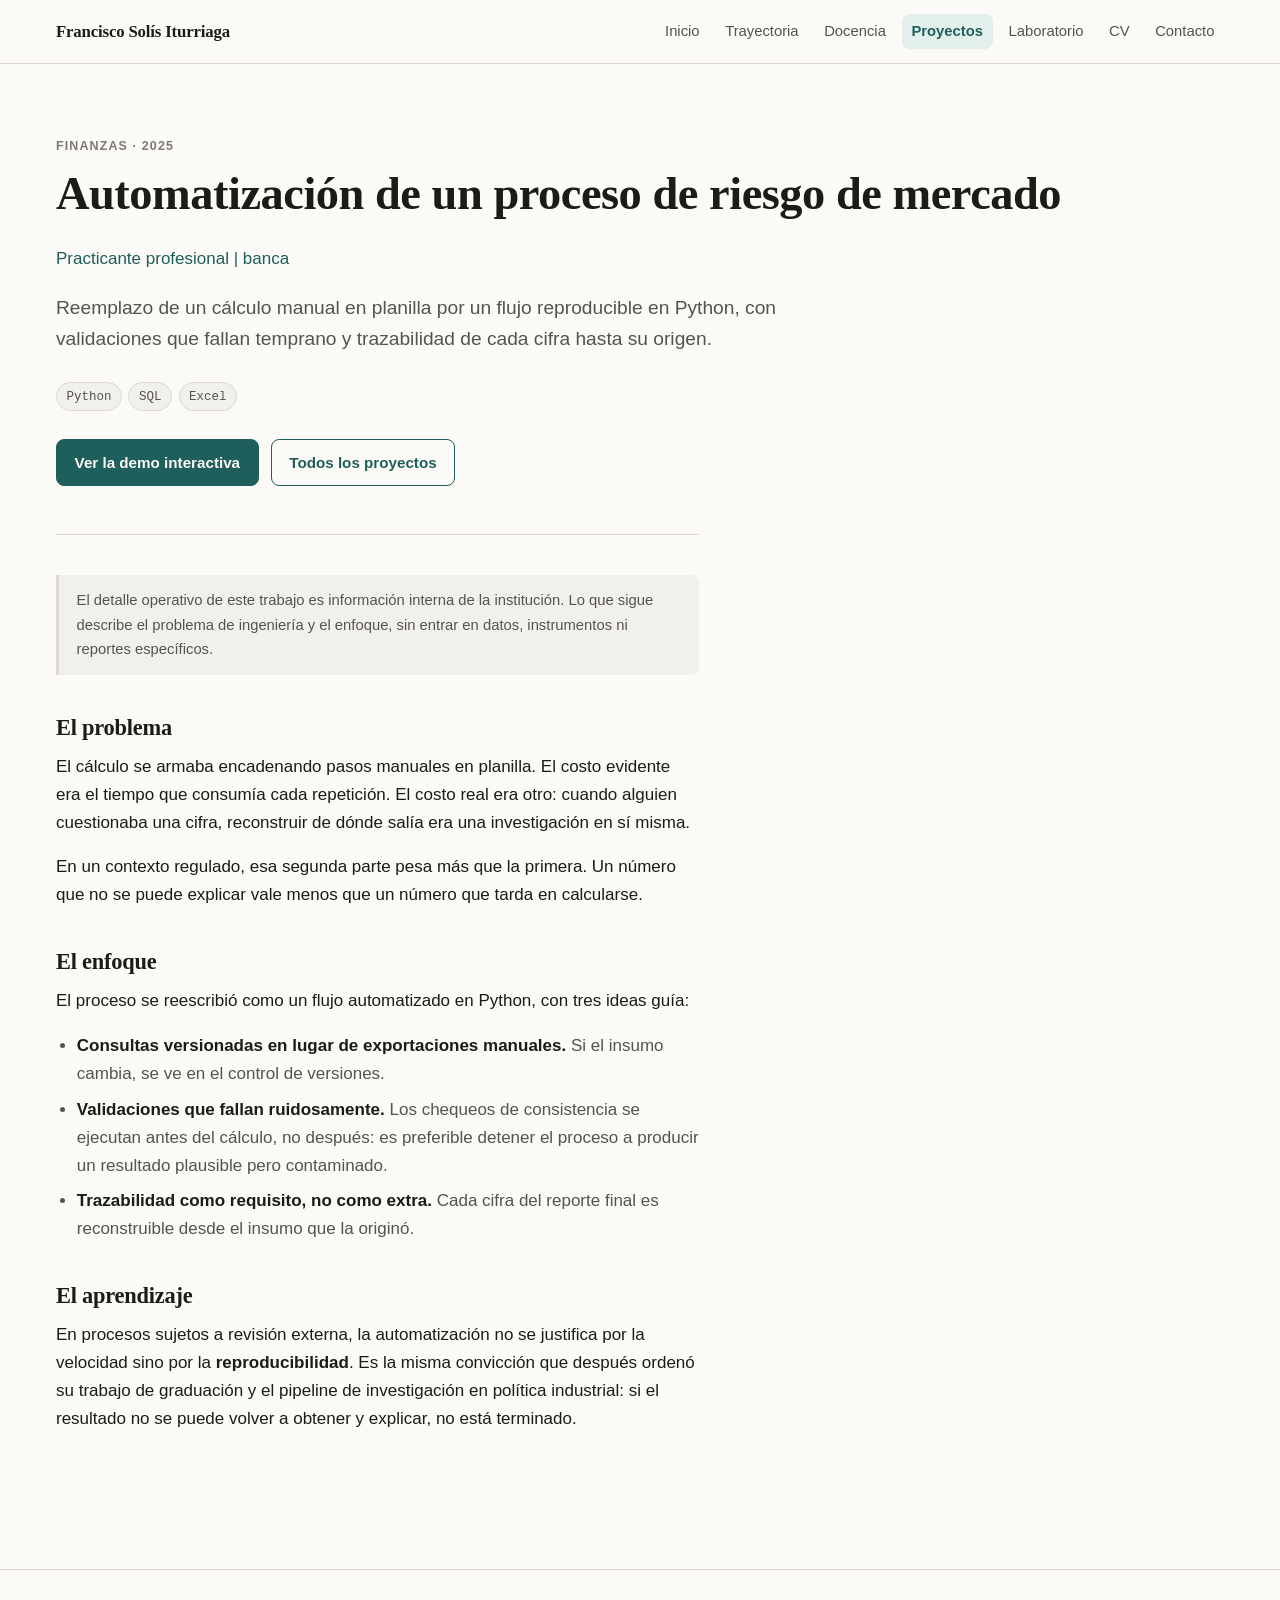
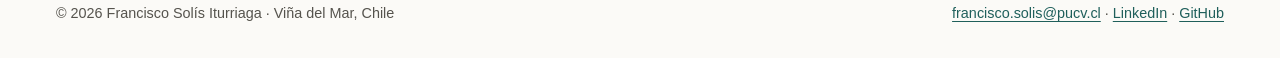
<file: proyectos/stress-testing-riesgo-mercado.html>
<!DOCTYPE html><html lang="es"> <head><meta charset="utf-8"><meta name="viewport" content="width=device-width, initial-scale=1"><title>Automatización de un proceso de riesgo de mercado · Francisco Solís Iturriaga</title><meta name="description" content="Reemplazo de un cálculo manual en planilla por un flujo reproducible en Python, con validaciones que fallan temprano y trazabilidad de cada cifra hasta su origen."><link rel="canonical" href="https://franciscosolisit.github.io/proyectos/stress-testing-riesgo-mercado.html"><meta name="author" content="Francisco Solís Iturriaga"><meta name="color-scheme" content="light dark"><!-- El sitio es público por enlace, pero no se indexa. `noarchive` evita
         además que los buscadores guarden una copia en caché. --><meta name="robots" content="noindex, nofollow, noarchive"><meta property="og:type" content="website"><meta property="og:locale" content="es_CL"><meta property="og:site_name" content="Francisco Solís Iturriaga"><meta property="og:title" content="Automatización de un proceso de riesgo de mercado · Francisco Solís Iturriaga"><meta property="og:description" content="Reemplazo de un cálculo manual en planilla por un flujo reproducible en Python, con validaciones que fallan temprano y trazabilidad de cada cifra hasta su origen."><meta property="og:url" content="https://franciscosolisit.github.io/proyectos/stress-testing-riesgo-mercado.html"><!-- Las redes exigen la URL absoluta: una ruta relativa no se resuelve. --><meta property="og:image" content="https://franciscosolisit.github.io/imagenes/portada-social.png"><meta property="og:image:width" content="1200"><meta property="og:image:height" content="630"><meta property="og:image:alt" content="Reemplazo de un cálculo manual en planilla por un flujo reproducible en Python, con validaciones que fallan temprano y trazabilidad de cada cifra hasta su origen."><meta name="twitter:card" content="summary_large_image"><meta name="twitter:image" content="https://franciscosolisit.github.io/imagenes/portada-social.png"><link rel="icon" href="/favicon.svg" type="image/svg+xml"><script type="application/ld+json">{"@context":"https://schema.org","@type":"Person","name":"Francisco Solís Iturriaga","jobTitle":"Ingeniero Civil Industrial | Magíster en Ingeniería Industrial","email":"mailto:francisco.solis@pucv.cl","url":"https://franciscosolisit.github.io/","sameAs":["https://www.linkedin.com/in/francisco-solis-iturriaga","https://github.com/FranciscoSolisIt"],"address":{"@type":"PostalAddress","addressLocality":"Viña del Mar, Chile"},"alumniOf":{"@type":"CollegeOrUniversity","name":"Pontificia Universidad Católica de Valparaíso"}}</script><link rel="stylesheet" href="/_astro/contacto.BUWi0Ds9.css">
<style>.rol[data-astro-cid-ecv2khrf]{color:var(--acento);margin-bottom:1.25rem}.tecnologias[data-astro-cid-ecv2khrf]{margin-top:1.75rem}.portada[data-astro-cid-ecv2khrf]{margin:2.5rem 0 0;border:1px solid var(--borde);border-radius:var(--radio);overflow:hidden;background:var(--papel-2)}.portada[data-astro-cid-ecv2khrf] img[data-astro-cid-ecv2khrf]{display:block;width:100%;height:auto}.portada[data-astro-cid-ecv2khrf] figcaption[data-astro-cid-ecv2khrf]{font-size:.82rem;color:var(--tinta-3);padding:.6rem .9rem;border-top:1px solid var(--borde)}.cuerpo[data-astro-cid-ecv2khrf] blockquote{margin:0 0 1.5rem;padding:.85rem 1.1rem;border-left:3px solid var(--borde);background:var(--papel-2);border-radius:0 var(--radio) var(--radio) 0;color:var(--tinta-2);font-size:.925rem}.cuerpo[data-astro-cid-ecv2khrf] blockquote p:last-child{margin-bottom:0}.cuerpo[data-astro-cid-ecv2khrf]{margin-top:3rem;border-top:1px solid var(--borde);padding-top:2.5rem}.cuerpo[data-astro-cid-ecv2khrf] h2{margin-top:2.5rem;font-size:1.4rem}.cuerpo[data-astro-cid-ecv2khrf] h2:first-child{margin-top:0}.cuerpo[data-astro-cid-ecv2khrf] ol,.cuerpo[data-astro-cid-ecv2khrf] ul{padding-left:1.3rem;display:grid;gap:.45rem;color:var(--tinta-2)}.cuerpo[data-astro-cid-ecv2khrf] strong{color:var(--tinta)}
</style></head> <body> <a class="saltar" href="#contenido">Saltar al contenido</a> <header class="cabecera"> <div class="contenedor cabecera__fila"> <a class="marca" href="/">Francisco Solís Iturriaga</a> <nav class="nav" aria-label="Navegación principal"> <a href="/"> Inicio </a><a href="/trayectoria"> Trayectoria </a><a href="/docencia"> Docencia </a><a href="/proyectos" aria-current="page"> Proyectos </a><a href="/laboratorio"> Laboratorio </a><a href="/cv"> CV </a><a href="/contacto"> Contacto </a> </nav> </div> </header> <main id="contenido">  <article class="seccion" data-astro-cid-ecv2khrf> <div class="contenedor" data-astro-cid-ecv2khrf> <p class="ojo" data-astro-cid-ecv2khrf> Finanzas · 2025 </p> <h1 class="prosa" data-astro-cid-ecv2khrf>Automatización de un proceso de riesgo de mercado</h1> <p class="rol" data-astro-cid-ecv2khrf>Practicante profesional | banca</p> <p class="entradilla prosa" data-astro-cid-ecv2khrf>Reemplazo de un cálculo manual en planilla por un flujo reproducible en Python, con validaciones que fallan temprano y trazabilidad de cada cifra hasta su origen.</p> <ul class="etiquetas tecnologias" data-astro-cid-ecv2khrf> <li class="etiqueta" data-astro-cid-ecv2khrf>Python</li><li class="etiqueta" data-astro-cid-ecv2khrf>SQL</li><li class="etiqueta" data-astro-cid-ecv2khrf>Excel</li> </ul>  <div class="acciones" data-astro-cid-ecv2khrf> <a class="boton" href="/laboratorio/sensibilidades" data-astro-cid-ecv2khrf>
Ver la demo interactiva
</a>  <a class="boton boton--secundario" href="/proyectos" data-astro-cid-ecv2khrf>Todos los proyectos</a> </div> <div class="cuerpo prosa" data-astro-cid-ecv2khrf> <blockquote>
<p>El detalle operativo de este trabajo es información interna de la institución.
Lo que sigue describe el problema de ingeniería y el enfoque, sin entrar en
datos, instrumentos ni reportes específicos.</p>
</blockquote>
<h2 id="el-problema">El problema</h2>
<p>El cálculo se armaba encadenando pasos manuales en planilla. El costo evidente
era el tiempo que consumía cada repetición. El costo real era otro: cuando
alguien cuestionaba una cifra, reconstruir de dónde salía era una investigación
en sí misma.</p>
<p>En un contexto regulado, esa segunda parte pesa más que la primera. Un número que
no se puede explicar vale menos que un número que tarda en calcularse.</p>
<h2 id="el-enfoque">El enfoque</h2>
<p>El proceso se reescribió como un flujo automatizado en Python, con tres ideas
guía:</p>
<ul>
<li><strong>Consultas versionadas en lugar de exportaciones manuales.</strong> Si el insumo
cambia, se ve en el control de versiones.</li>
<li><strong>Validaciones que fallan ruidosamente.</strong> Los chequeos de consistencia se
ejecutan antes del cálculo, no después: es preferible detener el proceso a
producir un resultado plausible pero contaminado.</li>
<li><strong>Trazabilidad como requisito, no como extra.</strong> Cada cifra del reporte final es
reconstruible desde el insumo que la originó.</li>
</ul>
<h2 id="el-aprendizaje">El aprendizaje</h2>
<p>En procesos sujetos a revisión externa, la automatización no se justifica por la
velocidad sino por la <strong>reproducibilidad</strong>. Es la misma convicción que después
ordenó su trabajo de graduación y el pipeline de investigación en política
industrial: si el resultado no se puede volver a obtener y explicar, no está
terminado.</p> </div> </div> </article>  </main> <footer class="pie"> <div class="contenedor pie__fila"> <span>© 2026 Francisco Solís Iturriaga · Viña del Mar, Chile</span> <span> <a href="mailto:francisco.solis@pucv.cl">francisco.solis@pucv.cl</a>  ·  <a href="https://www.linkedin.com/in/francisco-solis-iturriaga" rel="me noopener">LinkedIn</a>  · <a href="https://github.com/FranciscoSolisIt" rel="me noopener">GitHub</a>  </span> </div> </footer> </body></html>
</file>
<file: _astro/contacto.BUWi0Ds9.css>
:root{--fuente-titulo: ui-serif, "Iowan Old Style", "Palatino Linotype", Palatino, Georgia, serif;--fuente-texto: -apple-system, BlinkMacSystemFont, "Segoe UI", Roboto, "Helvetica Neue", Arial, sans-serif;--fuente-mono: ui-monospace, SFMono-Regular, "SF Mono", Menlo, Consolas, monospace;--ancho-texto: 68ch;--ancho-pagina: 78rem;--radio: .5rem;--papel: #fbfaf7;--papel-2: #f2f0ea;--tinta: #1b1b19;--tinta-2: #55534d;--tinta-3: #7d7a72;--borde: #ddd9d0;--acento: #1f5f5b;--acento-suave: #e3efed;--sombra: 0 1px 2px rgb(27 27 25 / .05), 0 4px 16px rgb(27 27 25 / .04);--serie: #2b5fb8;--stat-media: #6f6c66;--stat-mediana: #1b1b19;--stat-max: #1e8449;--stat-min: #c0392b}@media(prefers-color-scheme:dark){:root{--papel: #14161a;--papel-2: #1c1f25;--tinta: #eceae5;--tinta-2: #a8a59d;--tinta-3: #807d76;--borde: #2c313a;--acento: #6ec6bd;--acento-suave: #1a2c2c;--sombra: 0 1px 2px rgb(0 0 0 / .3), 0 4px 16px rgb(0 0 0 / .25);--serie: #7aa7f0;--stat-media: #a8a59d;--stat-mediana: #eceae5;--stat-max: #5fd39a;--stat-min: #f08b7d}}*,*:before,*:after{box-sizing:border-box}[hidden]{display:none!important}html{scroll-behavior:smooth;-webkit-text-size-adjust:100%}@media(prefers-reduced-motion:reduce){html{scroll-behavior:auto}*,*:before,*:after{animation-duration:.01ms!important;transition-duration:.01ms!important}}body{margin:0;background:var(--papel);color:var(--tinta);font-family:var(--fuente-texto);font-size:1.0625rem;line-height:1.65;text-rendering:optimizeLegibility;display:flex;flex-direction:column;min-height:100vh}h1,h2,h3,h4{font-family:var(--fuente-titulo);font-weight:600;line-height:1.2;letter-spacing:-.01em;margin:0 0 .5em;text-wrap:balance}h1{font-size:clamp(2rem,1.4rem + 2.4vw,2.9rem)}h2{font-size:clamp(1.45rem,1.2rem + 1vw,1.85rem)}h3{font-size:1.2rem}p{margin:0 0 1rem}p:last-child{margin-bottom:0}a{color:var(--acento);text-decoration-thickness:1px;text-underline-offset:.18em}a:hover{text-decoration-thickness:2px}:focus-visible{outline:2px solid var(--acento);outline-offset:3px;border-radius:2px}code,kbd,pre{font-family:var(--fuente-mono);font-size:.9em}hr{border:0;border-top:1px solid var(--borde);margin:3rem 0}.contenedor{width:100%;max-width:var(--ancho-pagina);margin-inline:auto;padding-inline:clamp(1.15rem,4vw,2.5rem)}main{flex:1 0 auto}.seccion{padding-block:clamp(2.5rem,6vw,4.5rem)}.seccion+.seccion{padding-top:0}.prosa{max-width:var(--ancho-texto)}.saltar{position:absolute;left:-9999px;top:0;background:var(--acento);color:var(--papel);padding:.6rem 1rem;z-index:100;border-radius:0 0 var(--radio) 0}.saltar:focus{left:0}.cabecera{border-bottom:1px solid var(--borde);background:color-mix(in srgb,var(--papel) 88%,transparent);backdrop-filter:blur(8px);position:sticky;top:0;z-index:50}.cabecera__fila{display:flex;flex-wrap:wrap;align-items:center;justify-content:space-between;gap:.75rem 1.5rem;padding-block:.85rem}.marca{font-family:var(--fuente-titulo);font-size:1.05rem;font-weight:600;color:var(--tinta);text-decoration:none;letter-spacing:-.01em}.marca:hover{color:var(--acento)}.nav{display:flex;flex-wrap:wrap;gap:.25rem .4rem;font-size:.925rem}.nav a{color:var(--tinta-2);text-decoration:none;padding:.35rem .6rem;border-radius:var(--radio)}.nav a:hover{color:var(--tinta);background:var(--papel-2)}.nav a[aria-current=page]{color:var(--acento);background:var(--acento-suave);font-weight:600}.pie{border-top:1px solid var(--borde);margin-top:4rem;padding-block:2rem;color:var(--tinta-2);font-size:.9rem}.pie__fila{display:flex;flex-wrap:wrap;gap:.5rem 1.5rem;justify-content:space-between}.ojo{font-size:.78rem;letter-spacing:.09em;text-transform:uppercase;color:var(--tinta-3);font-weight:600;font-family:var(--fuente-texto);margin-bottom:.6rem}.volver{color:inherit;text-decoration:none}.volver:before{content:"← "}.volver:hover{color:var(--acento)}.entradilla{font-size:clamp(1.075rem,1rem + .4vw,1.2rem);color:var(--tinta-2);line-height:1.6}.tarjeta{background:var(--papel-2);border:1px solid var(--borde);border-radius:var(--radio);padding:1.35rem 1.5rem}.etiquetas{display:flex;flex-wrap:wrap;gap:.4rem;list-style:none;margin:0;padding:0}.etiqueta{font-size:.78rem;font-family:var(--fuente-mono);color:var(--tinta-2);background:var(--papel-2);border:1px solid var(--borde);border-radius:999px;padding:.2rem .6rem;white-space:nowrap}.boton{display:inline-flex;align-items:center;gap:.5rem;font:inherit;font-size:.95rem;font-weight:600;padding:.6rem 1.1rem;border-radius:var(--radio);border:1px solid var(--acento);background:var(--acento);color:var(--papel);text-decoration:none;cursor:pointer}.boton:hover{filter:brightness(1.1)}.boton[disabled]{opacity:.5;cursor:not-allowed;filter:none}.boton--secundario{background:transparent;color:var(--acento)}.boton--secundario:hover{background:var(--acento-suave);filter:none}.acciones{display:flex;flex-wrap:wrap;gap:.75rem;margin-top:1.75rem}.rejilla{display:grid;gap:1.25rem;grid-template-columns:repeat(auto-fit,minmax(min(100%,20rem),1fr))}.lista-limpia{list-style:none;margin:0;padding:0}
</file>
